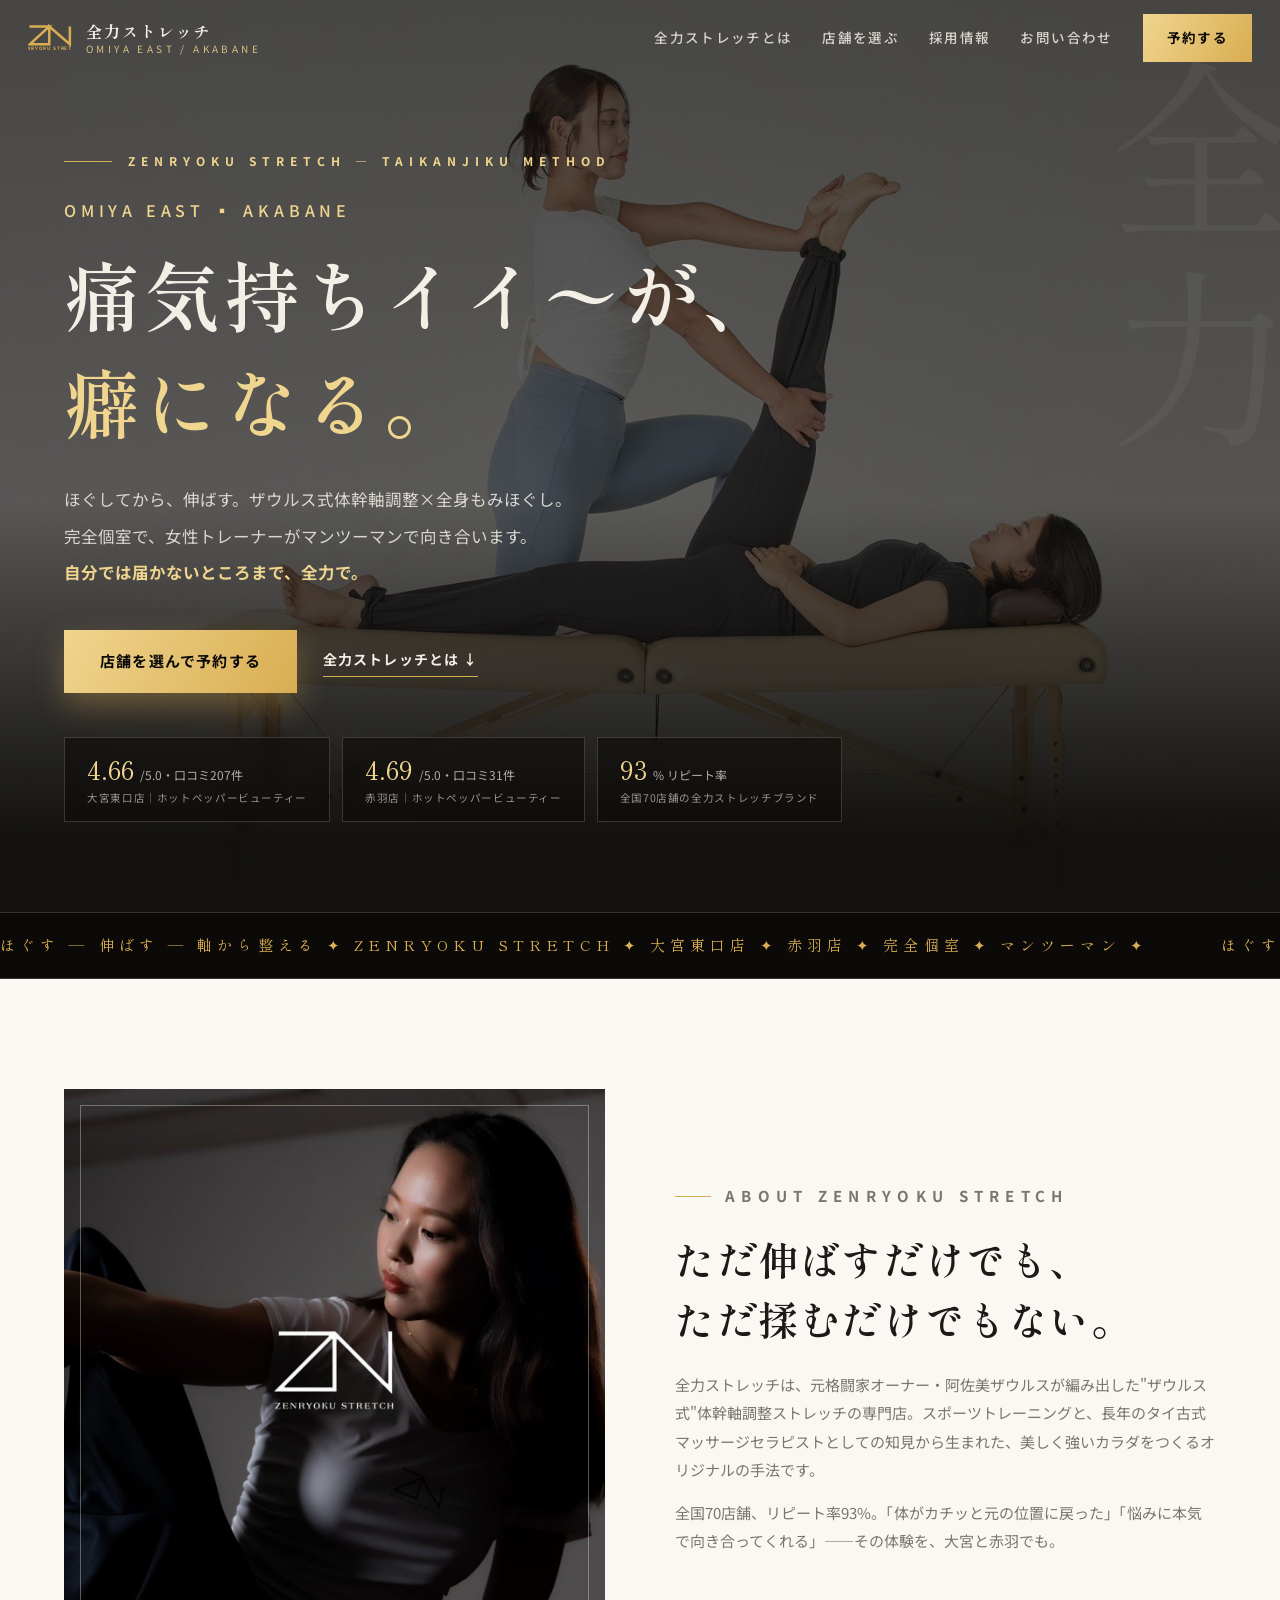
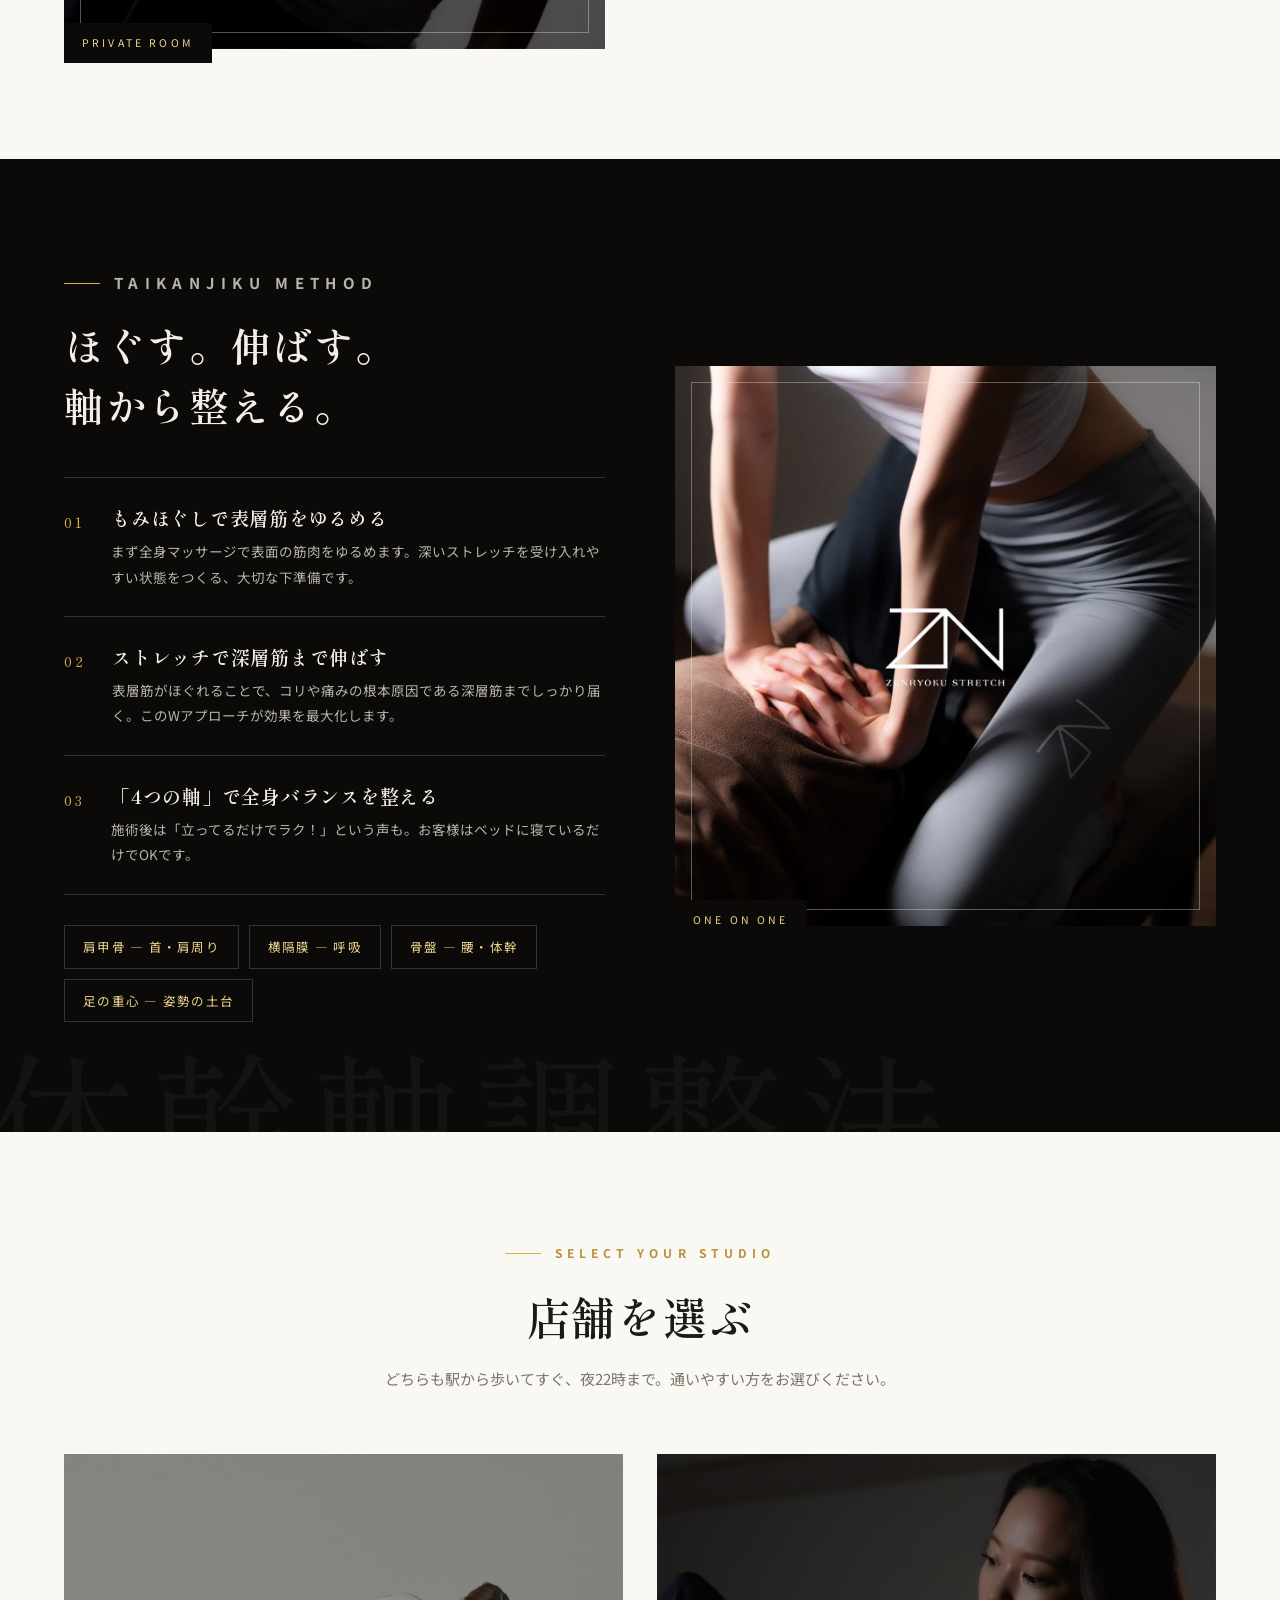
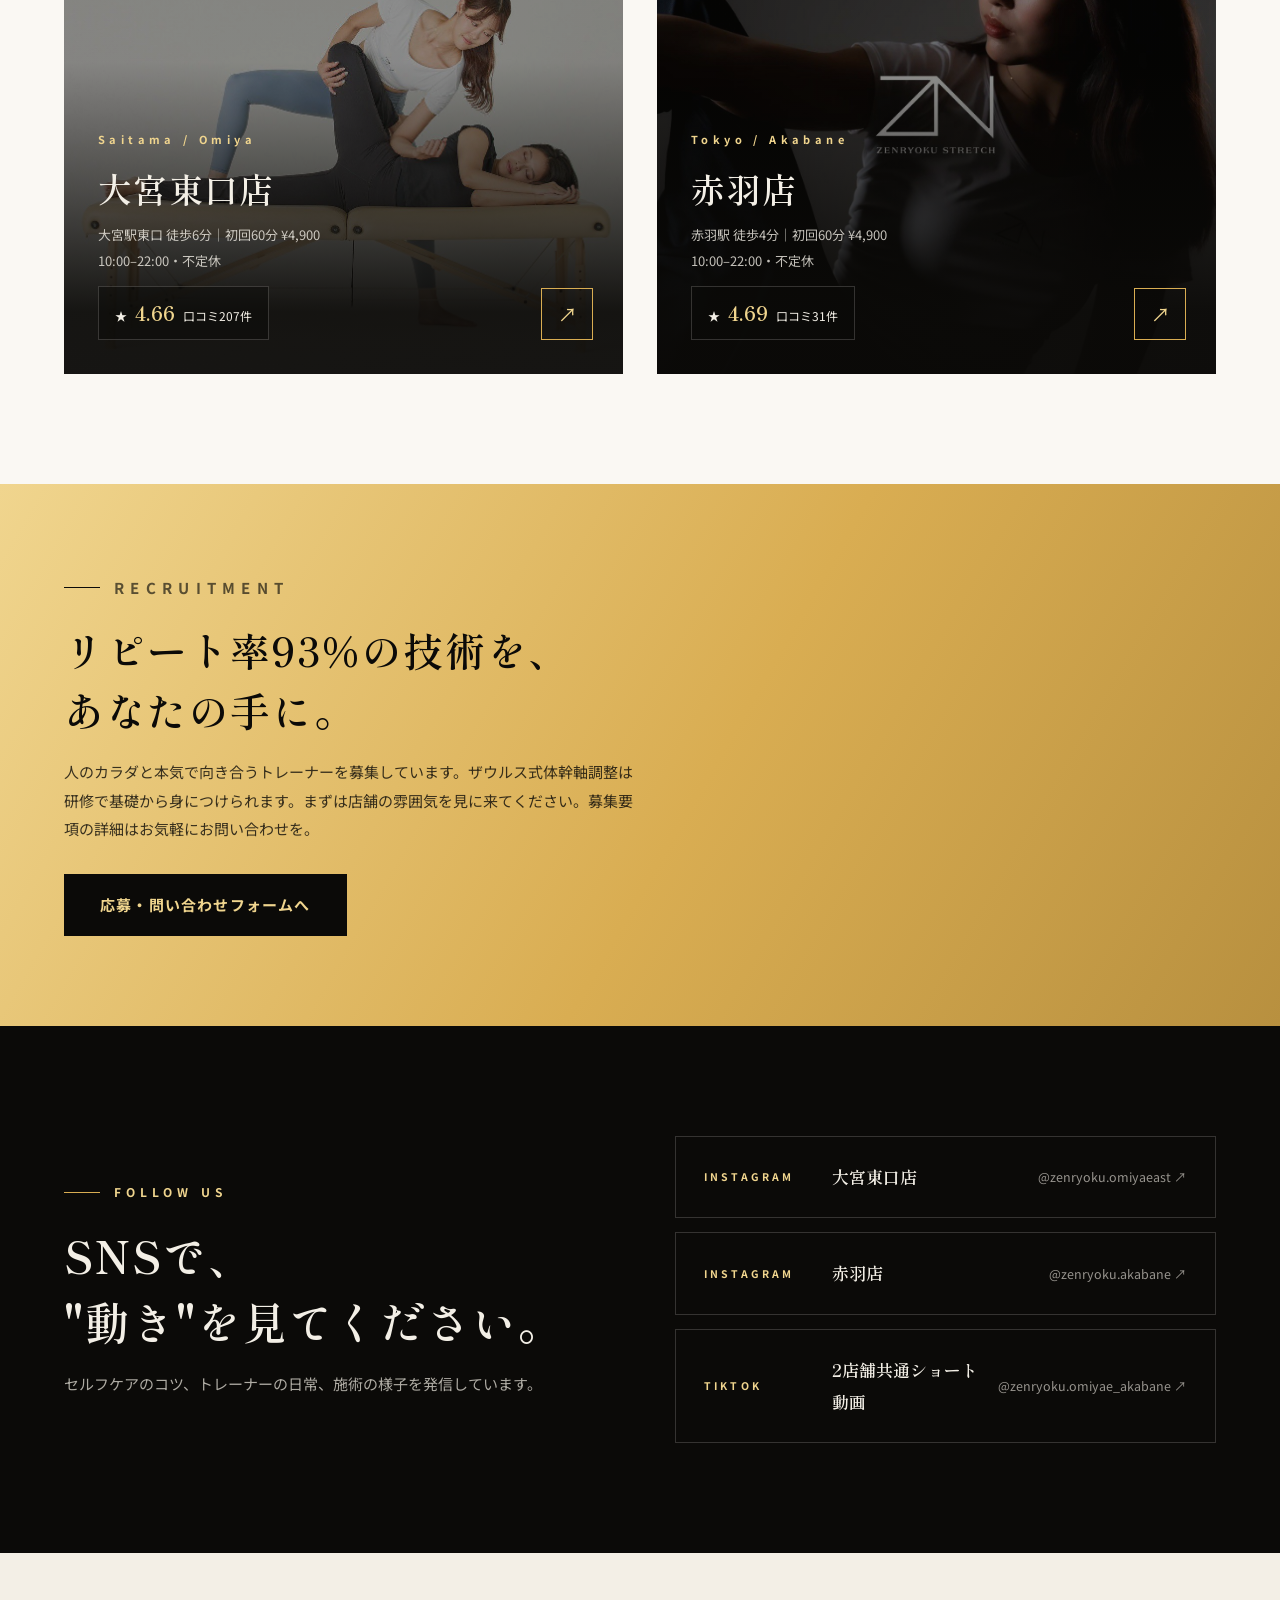
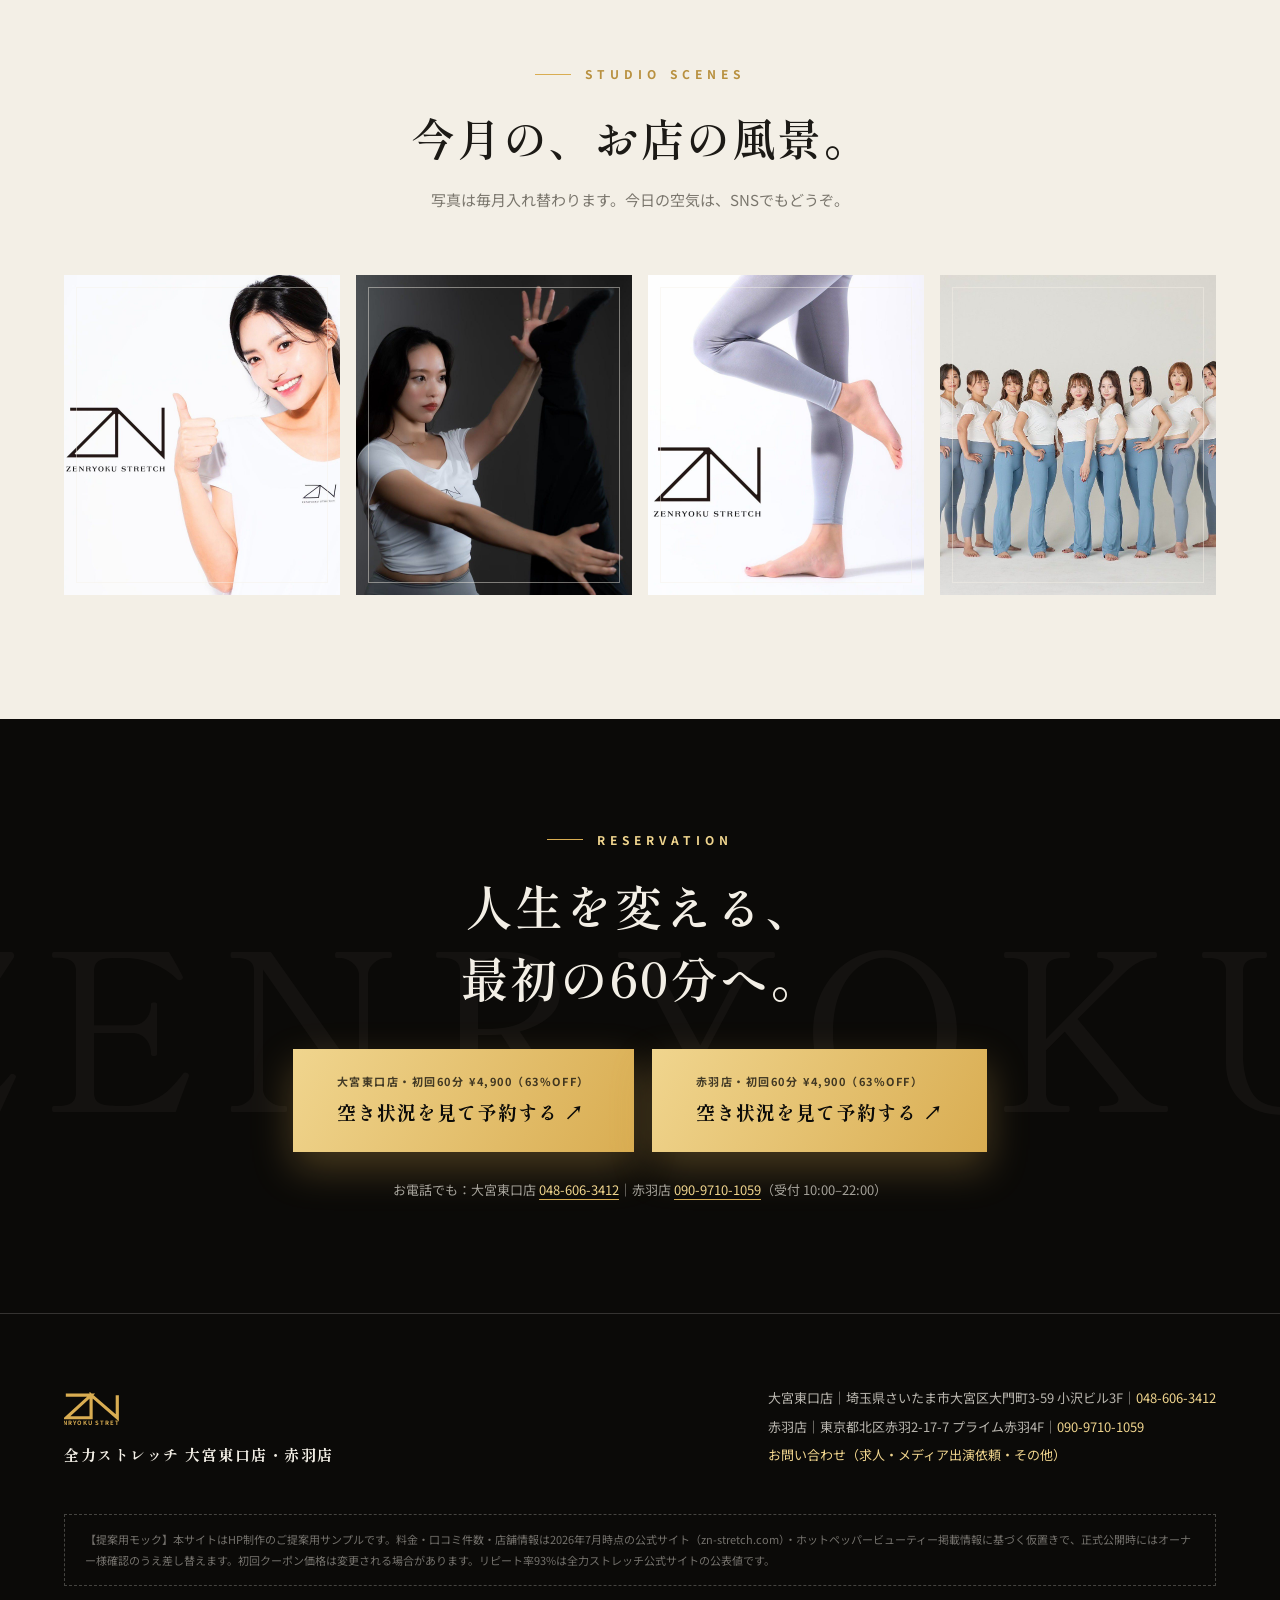
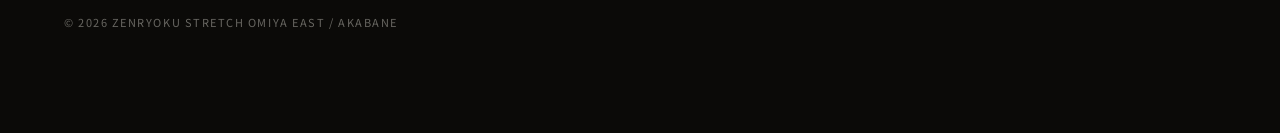
<file: site/index.html>
<!doctype html>
<html lang="ja">
<head>
  <meta charset="UTF-8">
  <meta name="viewport" content="width=device-width, initial-scale=1.0">
  <title>大宮・赤羽のもみほぐし＆パーソナルストレッチ｜全力ストレッチ</title>
  <meta name="description" content="ほぐしてから、伸ばす。ザウルス式体幹軸調整×全身もみほぐしの全力ストレッチ 大宮東口店・赤羽店。完全個室・女性トレーナーのマンツーマン施術。夜22時まで営業。">
  <meta name="robots" content="noindex">
  <meta name="theme-color" content="#0b0a08">
  <meta property="og:title" content="全力ストレッチ 大宮東口店・赤羽店">
  <meta property="og:description" content="ほぐしてから、伸ばす。リピート率93%のザウルス式体幹軸調整ストレッチを大宮・赤羽で。">
  <meta property="og:image" content="https://kehare.github.io/zenryoku-stretch-hp/assets/images/omiya-campaign.jpg">
  <meta property="og:url" content="https://kehare.github.io/zenryoku-stretch-hp/">
  <meta property="og:type" content="website">
  <link rel="icon" type="image/svg+xml" href="assets/zenryoku-logo.svg">
  <link rel="preconnect" href="https://fonts.googleapis.com">
  <link rel="preconnect" href="https://fonts.gstatic.com" crossorigin>
  <link href="https://fonts.googleapis.com/css2?family=Shippori+Mincho:wght@500;600;700&family=Noto+Sans+JP:wght@400;500;700&display=swap" rel="stylesheet">
  <link rel="stylesheet" href="assets/site.css">
  <script src="assets/site.js" defer></script>
  <script src="assets/rotate.js" defer></script>
</head>
<body>
<a class="skip-link" href="#main">本文へ移動</a>

<header class="site-header" data-header>
  <a class="brand" href="index.html" aria-label="全力ストレッチ トップ">
    <svg class="brand-mark" viewBox="0 0 124 78" aria-hidden="true">
      <path d="M4 7H60L5 57H60V7L118 57V7"></path>
      <text class="brand-mark-word" x="61" y="74" text-anchor="middle">ZENRYOKU STRETCH</text>
    </svg>
    <span class="brand-copy">
      <strong>全力ストレッチ</strong>
      <small>OMIYA EAST / AKABANE</small>
    </span>
  </a>
  <button class="menu-toggle" type="button" aria-expanded="false" aria-controls="global-nav" data-menu-toggle>
    <span></span><span></span>
    <span class="sr-only">メニューを開く</span>
  </button>
  <nav class="global-nav" id="global-nav" aria-label="メインメニュー" data-nav>
    <a href="#method">全力ストレッチとは</a>
    <a href="#stores">店舗を選ぶ</a>
    <a href="#recruit">採用情報</a>
    <a href="contact/index.html">お問い合わせ</a>
    <a class="nav-cta" href="#stores">予約する</a>
  </nav>
</header>

<main id="main">

  <!-- ヒーロー -->
  <section class="hero" id="top" style="padding:0">
    <div class="hero-media" aria-hidden="true">
      <img src="assets/images/omiya-campaign.jpg" alt="" width="1600" height="994" data-photo="top-hero">
    </div>
    <p class="hero-watermark" aria-hidden="true">全力</p>
    <div class="hero-inner">
      <p class="hero-kicker">Zenryoku Stretch — Taikanjiku Method</p>
      <h1 class="reveal">
        <small>OMIYA EAST ▪ AKABANE</small>
        痛気持ちイイ〜が、<br><em>癖になる。</em>
      </h1>
      <p class="hero-lead reveal">ほぐしてから、伸ばす。ザウルス式体幹軸調整×全身もみほぐし。<br>完全個室で、女性トレーナーがマンツーマンで向き合います。<br><strong>自分では届かないところまで、全力で。</strong></p>
      <div class="hero-actions reveal">
        <a class="btn btn-gold" href="#stores">店舗を選んで予約する</a>
        <a class="text-link" href="#method">全力ストレッチとは ↓</a>
      </div>
      <div class="hero-badges reveal">
        <div class="badge"><span class="num">4.66<small>/5.0・口コミ207件</small></span><span class="src">大宮東口店｜ホットペッパービューティー</span></div>
        <div class="badge"><span class="num">4.69<small>/5.0・口コミ31件</small></span><span class="src">赤羽店｜ホットペッパービューティー</span></div>
        <div class="badge"><span class="num">93<small>% リピート率</small></span><span class="src">全国70店舗の全力ストレッチブランド</span></div>
      </div>
    </div>
  </section>

  <!-- 帯 -->
  <div class="marquee" aria-hidden="true">
    <div class="marquee-track">
      <span>ほぐす — 伸ばす — 軸から整える ✦ ZENRYOKU STRETCH ✦ 大宮東口店 ✦ 赤羽店 ✦ 完全個室 ✦ マンツーマン ✦&nbsp;</span>
      <span>ほぐす — 伸ばす — 軸から整える ✦ ZENRYOKU STRETCH ✦ 大宮東口店 ✦ 赤羽店 ✦ 完全個室 ✦ マンツーマン ✦&nbsp;</span>
    </div>
  </div>

  <!-- 全力ストレッチとは -->
  <section id="about">
    <div class="container">
      <div class="split">
        <div class="split-media reveal">
          <img src="assets/images/akabane-space.jpg" alt="全力ストレッチの完全個室の施術スペース" loading="lazy" width="1080" height="1080" data-photo="top-about">
          <span class="frame-line" aria-hidden="true"></span>
          <span class="img-label">PRIVATE ROOM</span>
        </div>
        <div class="split-copy reveal">
          <p class="eyebrow">About Zenryoku Stretch</p>
          <h2>ただ伸ばすだけでも、<br>ただ揉むだけでもない。</h2>
          <p>全力ストレッチは、元格闘家オーナー・阿佐美ザウルスが編み出した"ザウルス式"体幹軸調整ストレッチの専門店。スポーツトレーニングと、長年のタイ古式マッサージセラピストとしての知見から生まれた、美しく強いカラダをつくるオリジナルの手法です。</p>
          <p>全国70店舗、リピート率93%。「体がカチッと元の位置に戻った」「悩みに本気で向き合ってくれる」——その体験を、大宮と赤羽でも。</p>
        </div>
      </div>
    </div>
  </section>

  <!-- メソッド -->
  <section class="method-section" id="method">
    <p class="method-watermark" aria-hidden="true">体幹軸調整法</p>
    <div class="container">
      <div class="split reverse">
        <div class="split-media reveal">
          <img src="assets/images/omiya-staff.jpg" alt="女性トレーナーによるマンツーマンのストレッチ施術" loading="lazy" width="985" height="948" data-photo="top-method">
          <span class="frame-line" aria-hidden="true"></span>
          <span class="img-label">ONE ON ONE</span>
        </div>
        <div class="split-copy">
          <p class="eyebrow on-dark reveal">Taikanjiku Method</p>
          <h2 class="reveal" style="color:var(--cream)">ほぐす。伸ばす。<br>軸から整える。</h2>
          <ol class="method-steps">
            <li class="reveal"><span class="num">01</span><div><h3>もみほぐしで表層筋をゆるめる</h3><p>まず全身マッサージで表面の筋肉をゆるめます。深いストレッチを受け入れやすい状態をつくる、大切な下準備です。</p></div></li>
            <li class="reveal"><span class="num">02</span><div><h3>ストレッチで深層筋まで伸ばす</h3><p>表層筋がほぐれることで、コリや痛みの根本原因である深層筋までしっかり届く。このWアプローチが効果を最大化します。</p></div></li>
            <li class="reveal"><span class="num">03</span><div><h3>「4つの軸」で全身バランスを整える</h3><p>施術後は「立ってるだけでラク！」という声も。お客様はベッドに寝ているだけでOKです。</p></div></li>
          </ol>
          <div class="axis-chips reveal">
            <span>肩甲骨 — 首・肩周り</span>
            <span>横隔膜 — 呼吸</span>
            <span>骨盤 — 腰・体幹</span>
            <span>足の重心 — 姿勢の土台</span>
          </div>
        </div>
      </div>
    </div>
  </section>

  <!-- 店舗選択 -->
  <section class="stores-section center" id="stores">
    <div class="container">
      <div class="sec-head reveal">
        <p class="eyebrow">Select Your Studio</p>
        <h2 class="sec-title">店舗を選ぶ</h2>
        <p class="sec-lead">どちらも駅から歩いてすぐ、夜22時まで。通いやすい方をお選びください。</p>
      </div>
      <div class="store-cards">
        <a class="store-card reveal" href="omiya/index.html">
          <img src="assets/images/omiya-space.jpg" alt="" loading="lazy" width="1280" height="1280" data-photo="card-omiya">
          <div class="store-card-copy">
            <span class="en">Saitama / Omiya</span>
            <h3>大宮東口店</h3>
            <p class="meta">大宮駅東口 徒歩6分｜初回60分 ¥4,900<br>10:00–22:00・不定休</p>
            <span class="rating">★ <b>4.66</b> 口コミ207件</span>
            <span class="go" aria-hidden="true">↗</span>
          </div>
        </a>
        <a class="store-card reveal" href="akabane/index.html">
          <img src="assets/images/akabane-cover.jpg" alt="" loading="lazy" width="1600" height="900" data-photo="card-akabane">
          <div class="store-card-copy">
            <span class="en">Tokyo / Akabane</span>
            <h3>赤羽店</h3>
            <p class="meta">赤羽駅 徒歩4分｜初回60分 ¥4,900<br>10:00–22:00・不定休</p>
            <span class="rating">★ <b>4.69</b> 口コミ31件</span>
            <span class="go" aria-hidden="true">↗</span>
          </div>
        </a>
      </div>
    </div>
  </section>

  <!-- 採用 -->
  <div class="recruit-band" id="recruit">
    <div class="container">
      <p class="eyebrow reveal">Recruitment</p>
      <h2 class="reveal">リピート率93%の技術を、<br>あなたの手に。</h2>
      <p class="reveal">人のカラダと本気で向き合うトレーナーを募集しています。ザウルス式体幹軸調整は研修で基礎から身につけられます。まずは店舗の雰囲気を見に来てください。募集要項の詳細はお気軽にお問い合わせを。</p>
      <a class="btn reveal" href="contact/index.html?type=recruit">応募・問い合わせフォームへ</a>
    </div>
  </div>

  <!-- SNS -->
  <section class="social-section" id="social">
    <div class="container">
      <div class="social-grid">
        <div class="reveal">
          <p class="eyebrow on-dark">Follow Us</p>
          <h2 class="sec-title" style="color:var(--cream)">SNSで、<br>"動き"を見てください。</h2>
          <p class="sec-lead" style="color:rgba(243,239,230,.7)">セルフケアのコツ、トレーナーの日常、施術の様子を発信しています。</p>
        </div>
        <div class="social-links">
          <a class="social-card reveal" href="https://www.instagram.com/zenryoku.omiyaeast/" target="_blank" rel="noopener noreferrer">
            <span>INSTAGRAM</span><strong>大宮東口店</strong><em>@zenryoku.omiyaeast ↗</em>
          </a>
          <a class="social-card reveal" href="https://www.instagram.com/zenryoku.akabane/" target="_blank" rel="noopener noreferrer">
            <span>INSTAGRAM</span><strong>赤羽店</strong><em>@zenryoku.akabane ↗</em>
          </a>
          <a class="social-card reveal" href="https://www.tiktok.com/@zenryoku.omiyae_akabane" target="_blank" rel="noopener noreferrer">
            <span>TIKTOK</span><strong>2店舗共通ショート動画</strong><em>@zenryoku.omiyae_akabane ↗</em>
          </a>
        </div>
      </div>
    </div>
  </section>

  <!-- 今月の店舗風景（写真は毎月自動で入れ替わる／assets/photos.json で管理） -->
  <section class="gallery-section center" id="gallery">
    <div class="container">
      <div class="sec-head reveal">
        <p class="eyebrow" style="justify-content:center">Studio Scenes</p>
        <h2 class="sec-title">今月の、お店の風景。</h2>
        <p class="sec-lead" style="margin-left:auto;margin-right:auto">写真は毎月入れ替わります。今日の空気は、SNSでもどうぞ。</p>
      </div>
      <div class="gallery-track reveal">
        <div class="gallery-card"><img src="assets/images/omiya-space.jpg" alt="店舗の風景1" loading="lazy" width="1280" height="1280" data-photo="gallery-1"></div>
        <div class="gallery-card"><img src="assets/images/akabane-staff.jpg" alt="店舗の風景2" loading="lazy" width="1080" height="1080" data-photo="gallery-2"></div>
        <div class="gallery-card"><img src="assets/images/omiya-cover.jpg" alt="店舗の風景3" loading="lazy" width="1280" height="1280" data-photo="gallery-3"></div>
        <div class="gallery-card"><img src="assets/images/akabane-space.jpg" alt="店舗の風景4" loading="lazy" width="1080" height="1080" data-photo="gallery-4"></div>
      </div>
    </div>
  </section>

  <!-- 予約クロージング -->
  <section class="reserve-section">
    <div class="container reserve-inner reveal">
      <p class="eyebrow on-dark" style="justify-content:center">Reservation</p>
      <h2>人生を変える、<br>最初の60分へ。</h2>
      <div class="reserve-buttons">
        <a class="reserve-button" href="https://beauty.hotpepper.jp/kr/slnH000693679/coupon/" target="_blank" rel="noopener noreferrer">
          <small>大宮東口店・初回60分 ¥4,900（63%OFF）</small>
          <strong>空き状況を見て予約する ↗</strong>
        </a>
        <a class="reserve-button" href="https://beauty.hotpepper.jp/kr/slnH000744509/coupon/" target="_blank" rel="noopener noreferrer">
          <small>赤羽店・初回60分 ¥4,900（63%OFF）</small>
          <strong>空き状況を見て予約する ↗</strong>
        </a>
      </div>
      <p class="reserve-tel">お電話でも：大宮東口店 <a href="tel:048-606-3412">048-606-3412</a>｜赤羽店 <a href="tel:090-9710-1059">090-9710-1059</a>（受付 10:00–22:00）</p>
    </div>
  </section>
</main>

<footer class="site-footer">
  <div class="container">
    <div class="footer-grid">
      <div class="footer-brand">
        <svg class="brand-mark" viewBox="0 0 124 78" aria-hidden="true" style="width:56px">
          <path d="M4 7H60L5 57H60V7L118 57V7"></path>
          <text class="brand-mark-word" x="61" y="74" text-anchor="middle">ZENRYOKU STRETCH</text>
        </svg>
        <strong>全力ストレッチ 大宮東口店・赤羽店</strong>
      </div>
      <div class="footer-shops">
        <p>大宮東口店｜埼玉県さいたま市大宮区大門町3-59 小沢ビル3F｜<a href="tel:048-606-3412">048-606-3412</a></p>
        <p>赤羽店｜東京都北区赤羽2-17-7 プライム赤羽4F｜<a href="tel:090-9710-1059">090-9710-1059</a></p>
        <p><a href="contact/index.html">お問い合わせ（求人・メディア出演依頼・その他）</a></p>
      </div>
    </div>
    <div class="mock-note">【提案用モック】本サイトはHP制作のご提案用サンプルです。料金・口コミ件数・店舗情報は2026年7月時点の公式サイト（zn-stretch.com）・ホットペッパービューティー掲載情報に基づく仮置きで、正式公開時にはオーナー様確認のうえ差し替えます。初回クーポン価格は変更される場合があります。リピート率93%は全力ストレッチ公式サイトの公表値です。</div>
    <p class="copyright">© 2026 ZENRYOKU STRETCH OMIYA EAST / AKABANE</p>
  </div>
</footer>

</body>
</html>
</file>
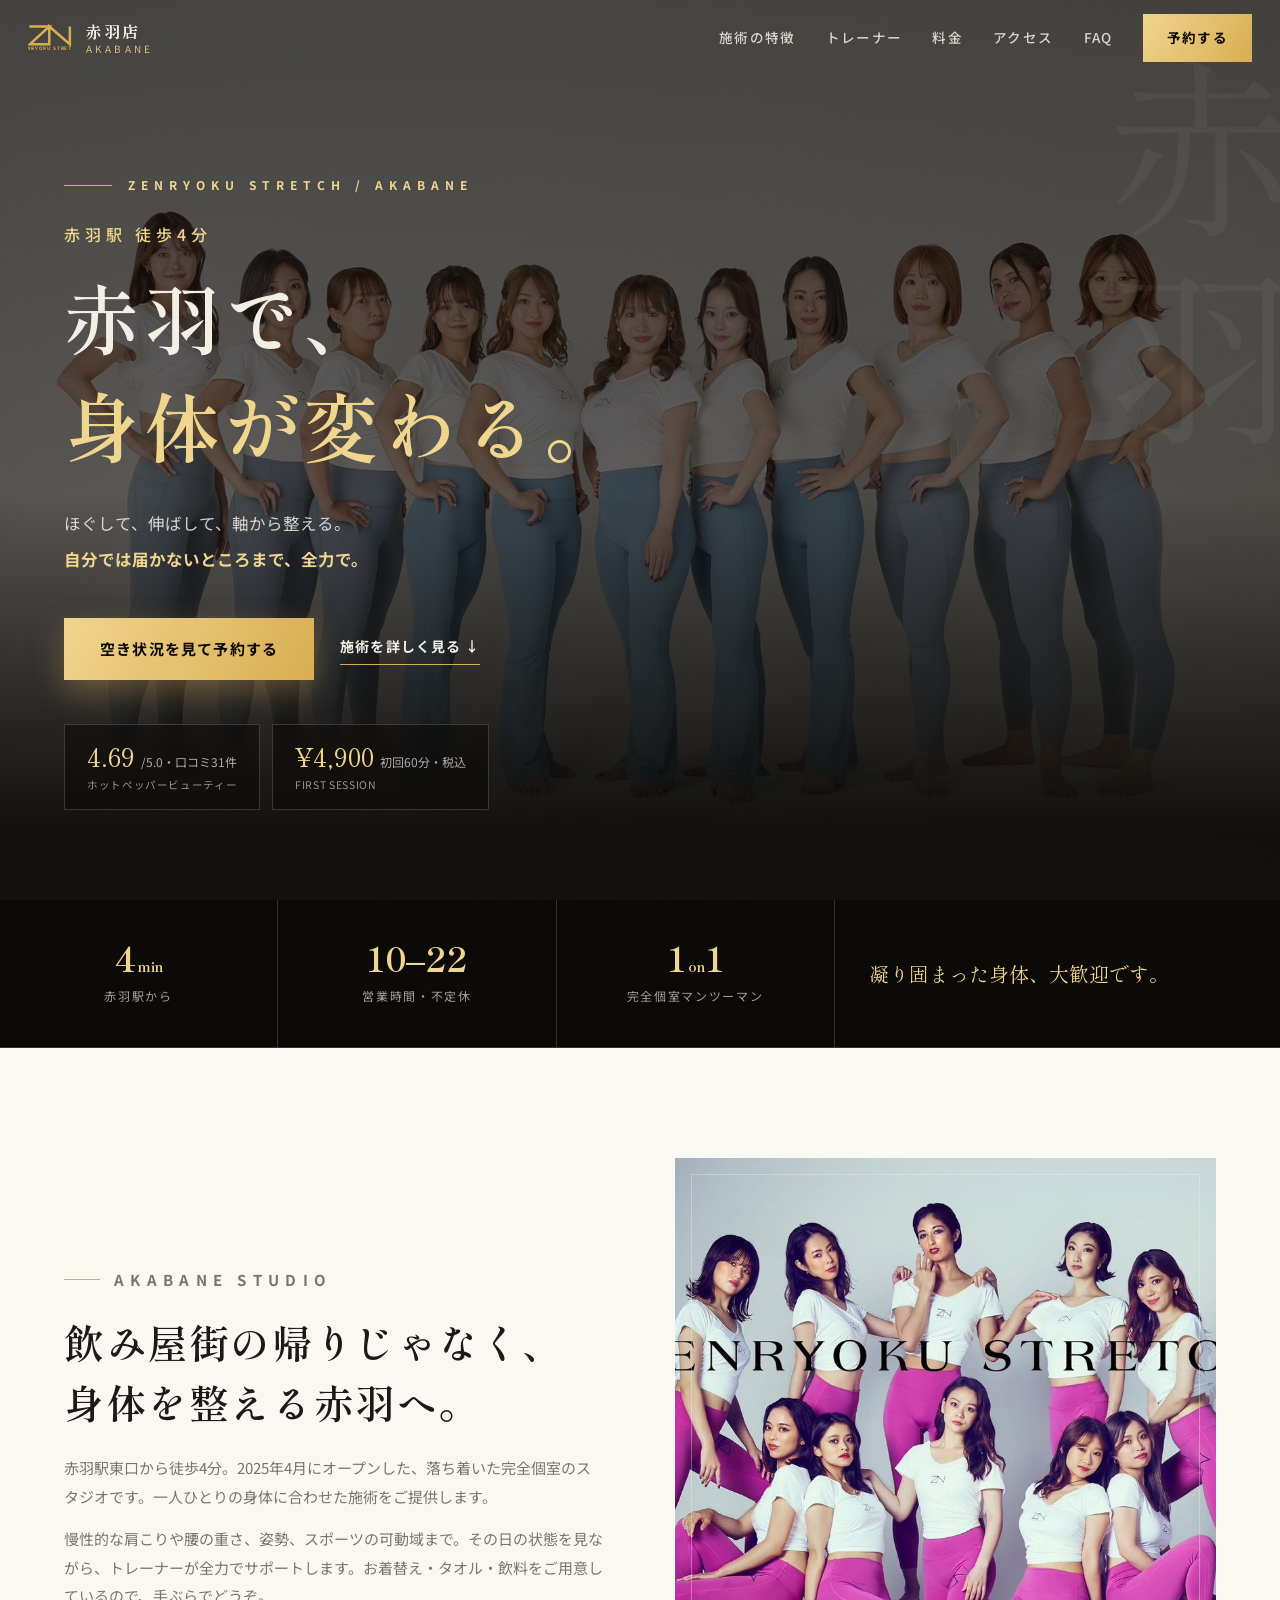
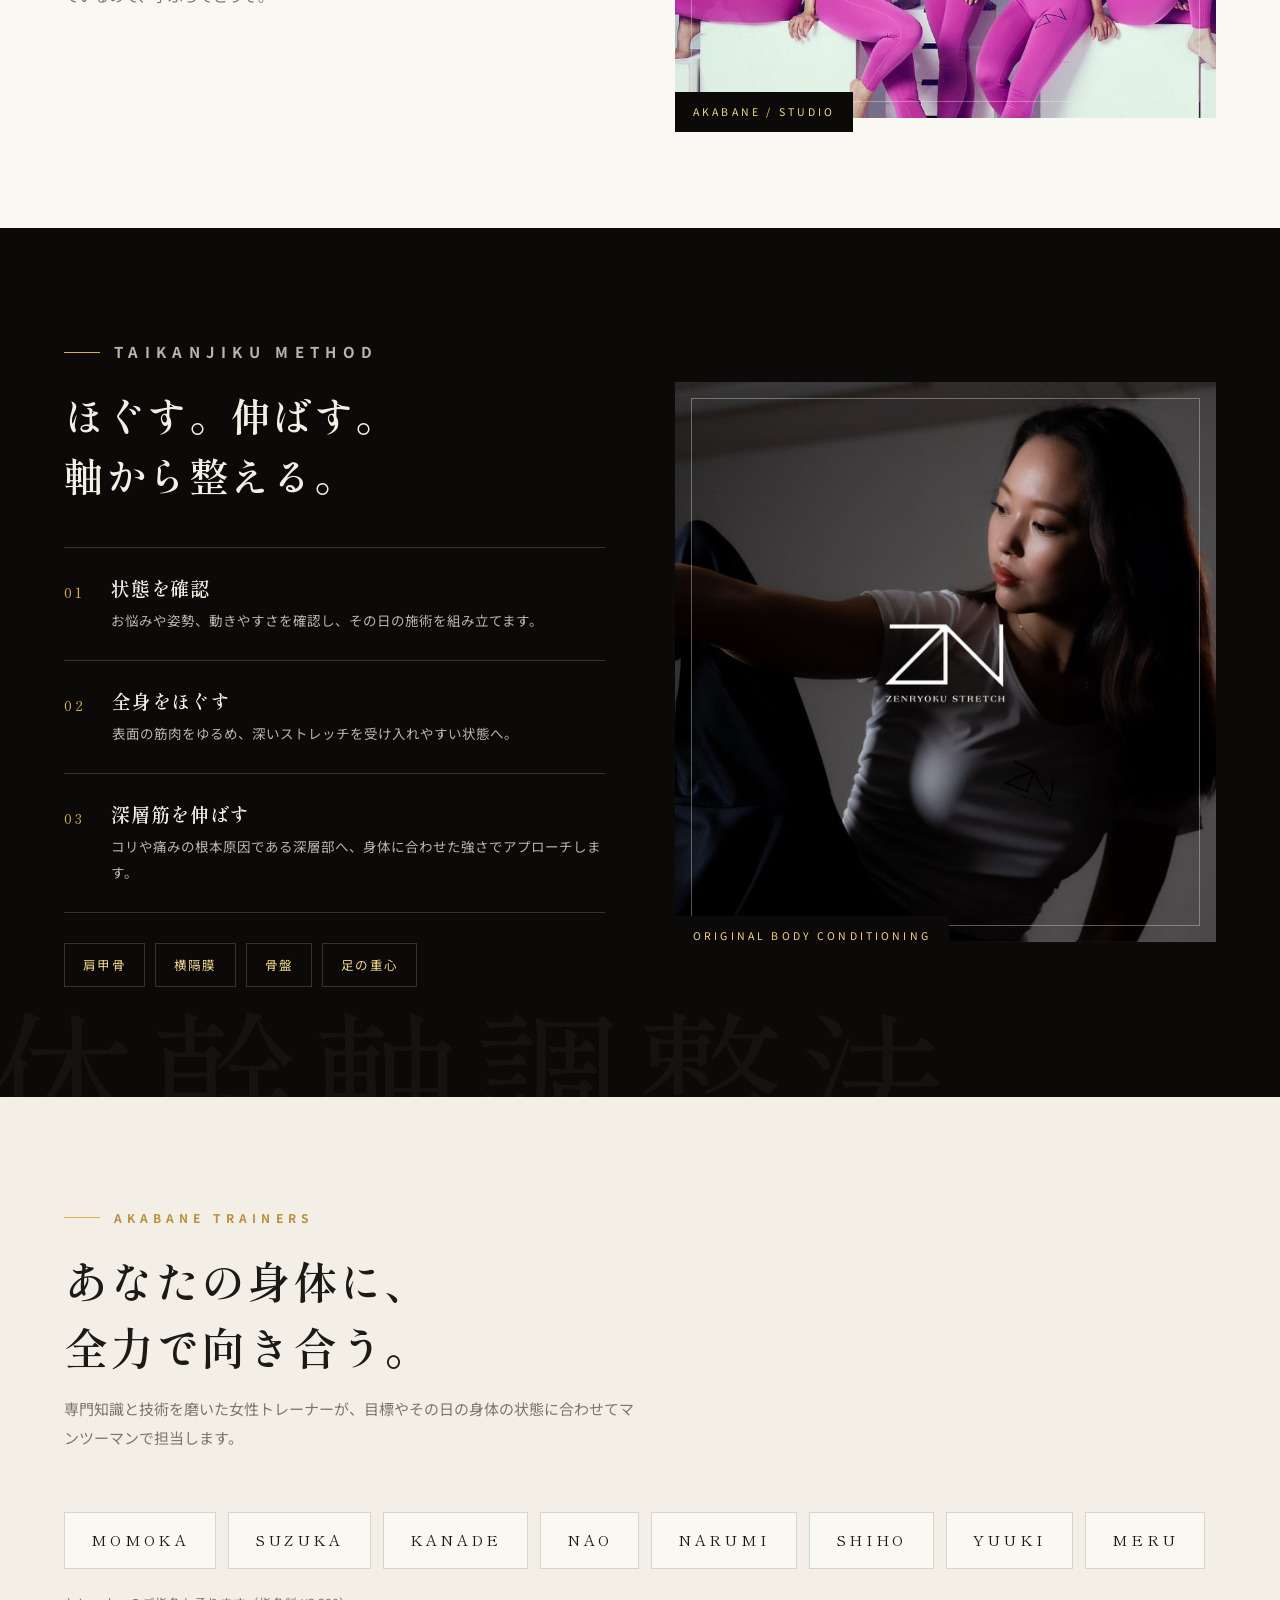
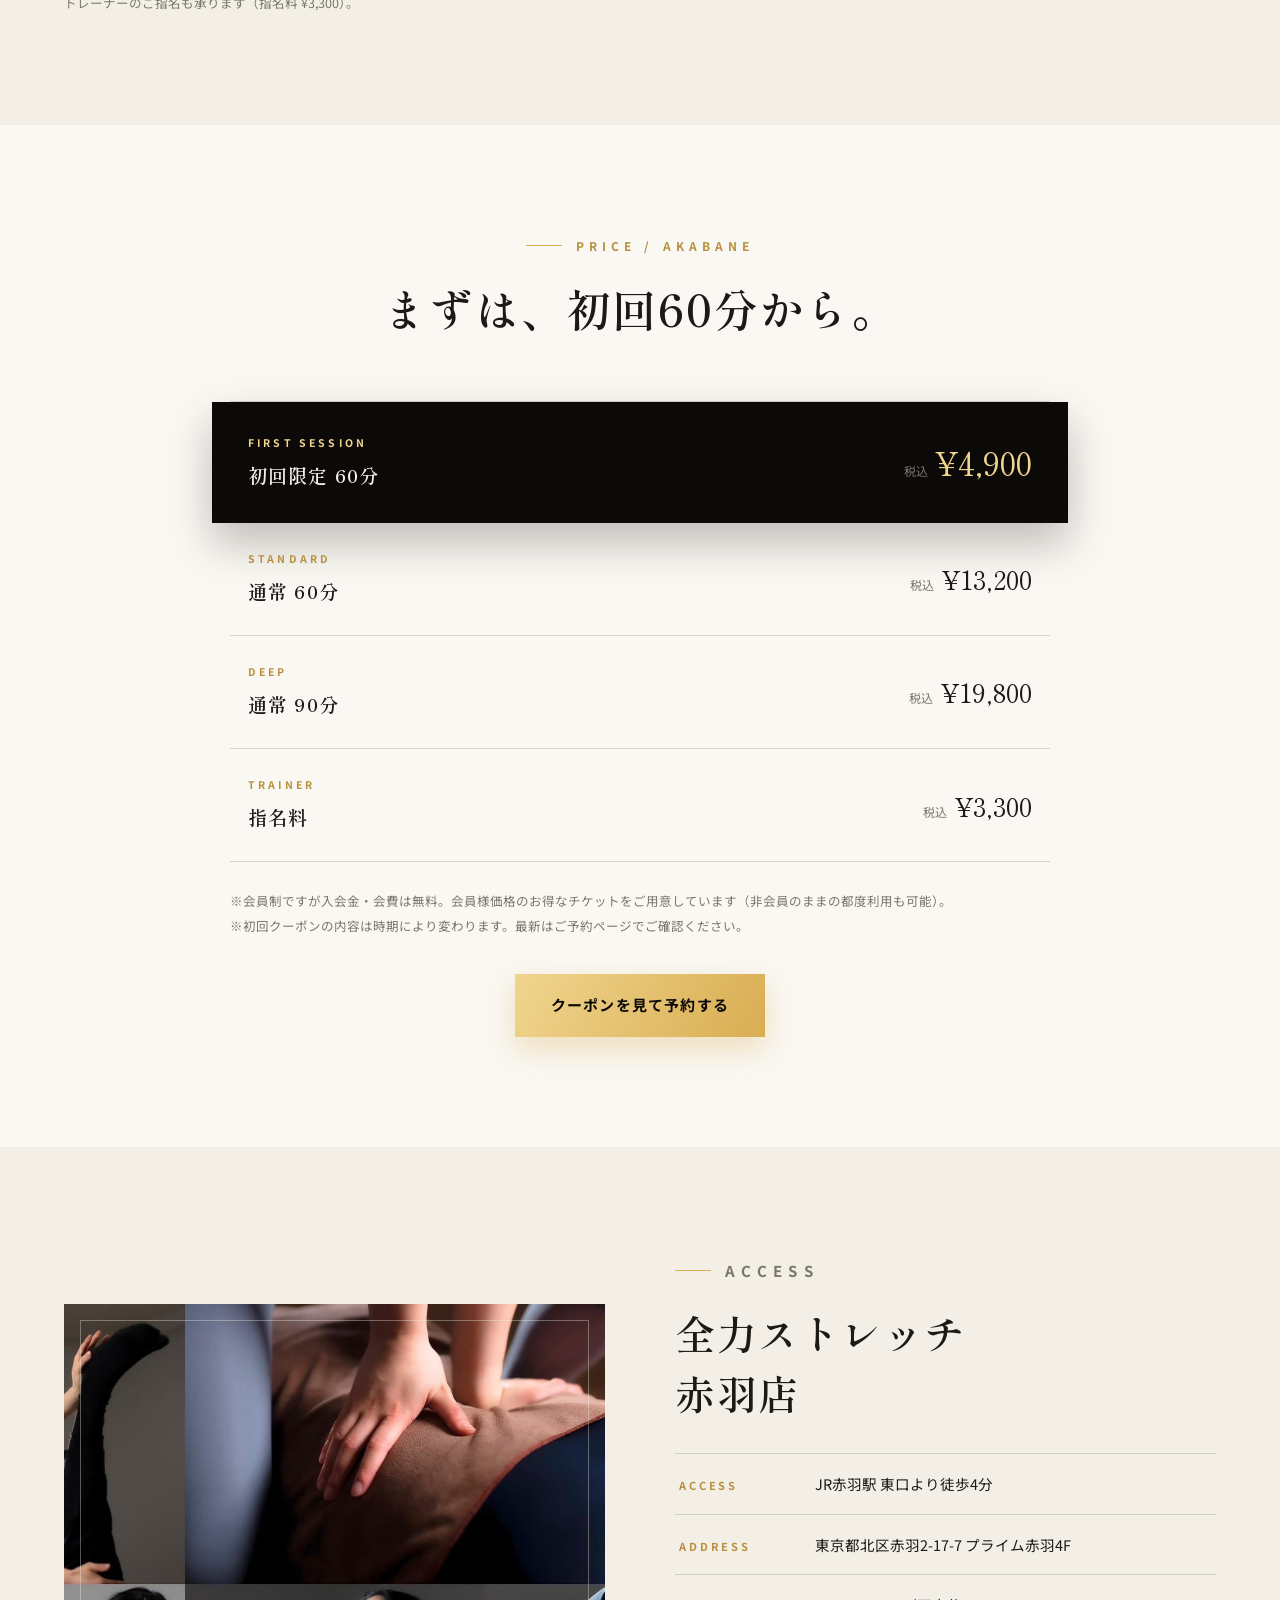
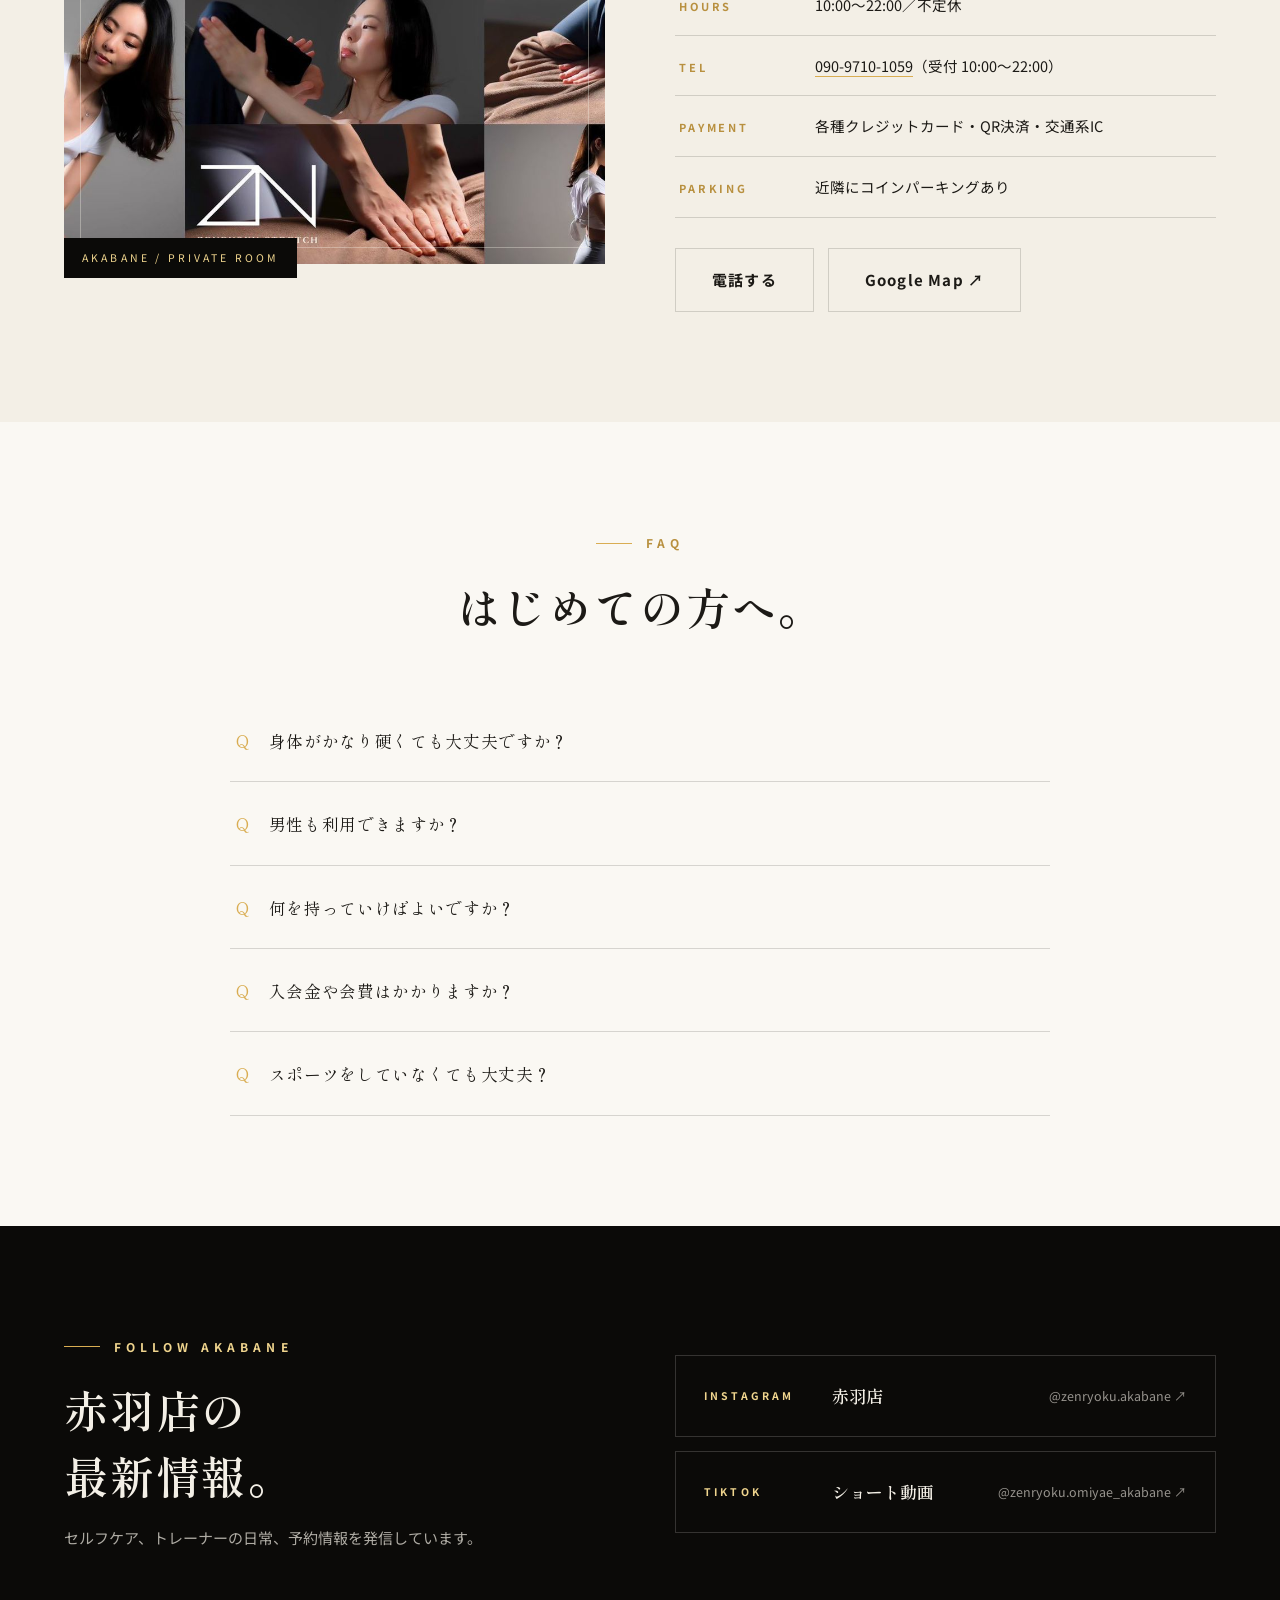
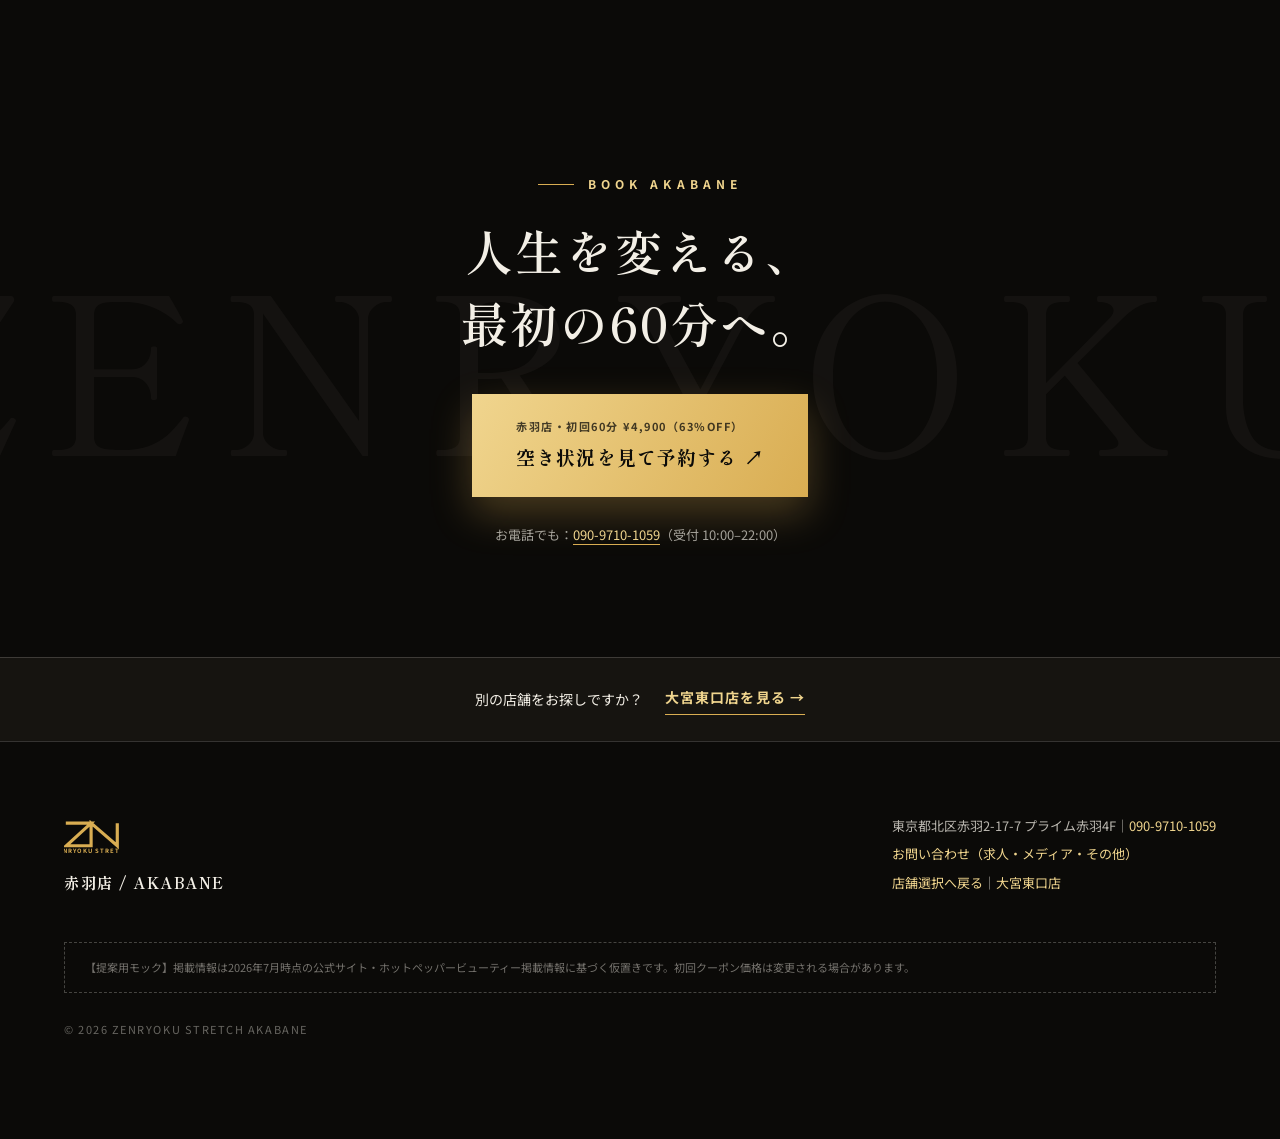
<file: site/akabane/index.html>
<!doctype html>
<html lang="ja">
<head>
  <meta charset="UTF-8">
  <meta name="viewport" content="width=device-width, initial-scale=1.0">
  <title>全力ストレッチ 赤羽店｜赤羽駅徒歩4分・もみほぐし＆パーソナルストレッチ</title>
  <meta name="description" content="全力ストレッチ 赤羽店。赤羽駅徒歩4分、口コミ4.69。ほぐし×ストレッチのWアプローチ、完全個室・女性トレーナーのマンツーマン施術。初回60分4,900円。">
  <meta name="robots" content="noindex">
  <meta name="theme-color" content="#0b0a08">
  <meta property="og:title" content="全力ストレッチ 赤羽店">
  <meta property="og:description" content="赤羽駅徒歩4分。ほぐしてから、伸ばす。初回60分4,900円。">
  <meta property="og:image" content="https://kehare.github.io/zenryoku-stretch-hp/assets/images/akabane-cover.jpg">
  <meta property="og:url" content="https://kehare.github.io/zenryoku-stretch-hp/akabane/">
  <meta property="og:type" content="website">
  <link rel="icon" type="image/svg+xml" href="../assets/zenryoku-logo.svg">
  <link rel="preconnect" href="https://fonts.googleapis.com">
  <link rel="preconnect" href="https://fonts.gstatic.com" crossorigin>
  <link href="https://fonts.googleapis.com/css2?family=Shippori+Mincho:wght@500;600;700&family=Noto+Sans+JP:wght@400;500;700&display=swap" rel="stylesheet">
  <link rel="stylesheet" href="../assets/site.css">
  <script src="../assets/site.js" defer></script>
  <script src="../assets/rotate.js" defer></script>
</head>
<body class="has-reserve-bar">
<a class="skip-link" href="#main">本文へ移動</a>

<header class="site-header" data-header>
  <a class="brand" href="../index.html" aria-label="店舗選択へ戻る">
    <svg class="brand-mark" viewBox="0 0 124 78" aria-hidden="true">
      <path d="M4 7H60L5 57H60V7L118 57V7"></path>
      <text class="brand-mark-word" x="61" y="74" text-anchor="middle">ZENRYOKU STRETCH</text>
    </svg>
    <span class="brand-copy">
      <strong>赤羽店</strong>
      <small>AKABANE</small>
    </span>
  </a>
  <button class="menu-toggle" type="button" aria-expanded="false" aria-controls="global-nav" data-menu-toggle>
    <span></span><span></span>
    <span class="sr-only">メニューを開く</span>
  </button>
  <nav class="global-nav" id="global-nav" aria-label="メインメニュー" data-nav>
    <a href="#method">施術の特徴</a>
    <a href="#trainers">トレーナー</a>
    <a href="#price">料金</a>
    <a href="#access">アクセス</a>
    <a href="#faq">FAQ</a>
    <a class="nav-cta" href="#reserve">予約する</a>
  </nav>
</header>

<main id="main">

  <!-- ヒーロー -->
  <section class="hero" id="top" style="padding:0">
    <div class="hero-media" aria-hidden="true">
      <img src="../assets/images/akabane-cover.jpg" alt="" width="1600" height="900" data-photo="akabane-hero">
    </div>
    <p class="hero-watermark" aria-hidden="true">赤羽</p>
    <div class="hero-inner">
      <p class="hero-kicker">Zenryoku Stretch / Akabane</p>
      <h1 class="reveal">
        <small>赤羽駅 徒歩4分</small>
        赤羽で、<br><em>身体が変わる。</em>
      </h1>
      <p class="hero-lead reveal">ほぐして、伸ばして、軸から整える。<br><strong>自分では届かないところまで、全力で。</strong></p>
      <div class="hero-actions reveal">
        <a class="btn btn-gold" href="https://beauty.hotpepper.jp/kr/slnH000744509/coupon/" target="_blank" rel="noopener noreferrer">空き状況を見て予約する</a>
        <a class="text-link" href="#method">施術を詳しく見る ↓</a>
      </div>
      <div class="hero-badges reveal">
        <div class="badge"><span class="num">4.69<small>/5.0・口コミ31件</small></span><span class="src">ホットペッパービューティー</span></div>
        <div class="badge"><span class="num">¥4,900<small>初回60分・税込</small></span><span class="src">FIRST SESSION</span></div>
      </div>
    </div>
  </section>

  <!-- プルーフ帯 -->
  <div class="proof-strip" aria-label="赤羽店の特徴">
    <div class="proof-item"><strong>4<small>min</small></strong><span>赤羽駅から</span></div>
    <div class="proof-item"><strong>10–22</strong><span>営業時間・不定休</span></div>
    <div class="proof-item"><strong>1<small>on</small>1</strong><span>完全個室マンツーマン</span></div>
    <div class="proof-message"><p>凝り固まった身体、大歓迎です。</p></div>
  </div>

  <!-- イントロ -->
  <section>
    <div class="container">
      <div class="split">
        <div class="split-copy reveal">
          <p class="eyebrow">Akabane Studio</p>
          <h2>飲み屋街の帰りじゃなく、<br>身体を整える赤羽へ。</h2>
          <p>赤羽駅東口から徒歩4分。2025年4月にオープンした、落ち着いた完全個室のスタジオです。一人ひとりの身体に合わせた施術をご提供します。</p>
          <p>慢性的な肩こりや腰の重さ、姿勢、スポーツの可動域まで。その日の状態を見ながら、トレーナーが全力でサポートします。お着替え・タオル・飲料をご用意しているので、手ぶらでどうぞ。</p>
        </div>
        <div class="split-media reveal">
          <img src="../assets/images/akabane-wide.jpg" alt="全力ストレッチ 赤羽店の店内" loading="lazy" width="1600" height="900" data-photo="akabane-intro">
          <span class="frame-line" aria-hidden="true"></span>
          <span class="img-label">AKABANE / STUDIO</span>
        </div>
      </div>
    </div>
  </section>

  <!-- メソッド -->
  <section class="method-section" id="method">
    <p class="method-watermark" aria-hidden="true">体幹軸調整法</p>
    <div class="container">
      <div class="split reverse">
        <div class="split-media reveal">
          <img src="../assets/images/akabane-staff.jpg" alt="赤羽店でのマンツーマン施術" loading="lazy" width="1080" height="1080" data-photo="akabane-method">
          <span class="frame-line" aria-hidden="true"></span>
          <span class="img-label">ORIGINAL BODY CONDITIONING</span>
        </div>
        <div class="split-copy">
          <p class="eyebrow on-dark reveal">Taikanjiku Method</p>
          <h2 class="reveal" style="color:var(--cream)">ほぐす。伸ばす。<br>軸から整える。</h2>
          <ol class="method-steps">
            <li class="reveal"><span class="num">01</span><div><h3>状態を確認</h3><p>お悩みや姿勢、動きやすさを確認し、その日の施術を組み立てます。</p></div></li>
            <li class="reveal"><span class="num">02</span><div><h3>全身をほぐす</h3><p>表面の筋肉をゆるめ、深いストレッチを受け入れやすい状態へ。</p></div></li>
            <li class="reveal"><span class="num">03</span><div><h3>深層筋を伸ばす</h3><p>コリや痛みの根本原因である深層部へ、身体に合わせた強さでアプローチします。</p></div></li>
          </ol>
          <div class="axis-chips reveal">
            <span>肩甲骨</span><span>横隔膜</span><span>骨盤</span><span>足の重心</span>
          </div>
        </div>
      </div>
    </div>
  </section>

  <!-- トレーナー -->
  <section class="trainer-section" id="trainers">
    <div class="container">
      <div class="sec-head reveal">
        <p class="eyebrow">Akabane Trainers</p>
        <h2 class="sec-title">あなたの身体に、<br>全力で向き合う。</h2>
        <p class="sec-lead">専門知識と技術を磨いた女性トレーナーが、目標やその日の身体の状態に合わせてマンツーマンで担当します。</p>
      </div>
      <div class="store-trainers reveal" aria-label="赤羽店トレーナー">
        <span>MOMOKA</span><span>SUZUKA</span><span>KANADE</span><span>NAO</span><span>NARUMI</span><span>SHIHO</span><span>YUUKI</span><span>MERU</span>
      </div>
      <p class="trainer-note reveal">トレーナーのご指名も承ります（指名料 ¥3,300）。</p>
    </div>
  </section>

  <!-- 料金 -->
  <section class="center" id="price">
    <div class="container">
      <div class="sec-head reveal">
        <p class="eyebrow">Price / Akabane</p>
        <h2 class="sec-title">まずは、初回60分から。</h2>
      </div>
      <div class="price-table reveal">
        <div class="price-row featured">
          <div><span>First Session</span><strong>初回限定 60分</strong></div>
          <p><small>税込</small>¥4,900</p>
        </div>
        <div class="price-row">
          <div><span>Standard</span><strong>通常 60分</strong></div>
          <p><small>税込</small>¥13,200</p>
        </div>
        <div class="price-row">
          <div><span>Deep</span><strong>通常 90分</strong></div>
          <p><small>税込</small>¥19,800</p>
        </div>
        <div class="price-row">
          <div><span>Trainer</span><strong>指名料</strong></div>
          <p><small>税込</small>¥3,300</p>
        </div>
      </div>
      <p class="price-note reveal">※会員制ですが入会金・会費は無料。会員様価格のお得なチケットをご用意しています（非会員のままの都度利用も可能）。<br>※初回クーポンの内容は時期により変わります。最新はご予約ページでご確認ください。</p>
      <div class="price-cta reveal">
        <a class="btn btn-gold" href="https://beauty.hotpepper.jp/kr/slnH000744509/coupon/" target="_blank" rel="noopener noreferrer">クーポンを見て予約する</a>
      </div>
    </div>
  </section>

  <!-- アクセス -->
  <section class="store-access" id="access">
    <div class="container">
      <div class="split">
        <div class="split-media reveal">
          <img src="../assets/images/akabane-space.jpg" alt="全力ストレッチ 赤羽店の個室" loading="lazy" width="1080" height="1080" data-photo="akabane-access">
          <span class="frame-line" aria-hidden="true"></span>
          <span class="img-label">AKABANE / PRIVATE ROOM</span>
        </div>
        <div class="split-copy reveal">
          <p class="eyebrow">Access</p>
          <h2>全力ストレッチ<br>赤羽店</h2>
          <dl class="access-list">
            <div><dt>ACCESS</dt><dd>JR赤羽駅 東口より徒歩4分</dd></div>
            <div><dt>ADDRESS</dt><dd>東京都北区赤羽2-17-7 プライム赤羽4F</dd></div>
            <div><dt>HOURS</dt><dd>10:00〜22:00／不定休</dd></div>
            <div><dt>TEL</dt><dd><a href="tel:090-9710-1059" style="border-bottom:1px solid var(--gold)">090-9710-1059</a>（受付 10:00〜22:00）</dd></div>
            <div><dt>PAYMENT</dt><dd>各種クレジットカード・QR決済・交通系IC</dd></div>
            <div><dt>PARKING</dt><dd>近隣にコインパーキングあり</dd></div>
          </dl>
          <div class="access-actions">
            <a class="btn btn-outline" href="tel:090-9710-1059">電話する</a>
            <a class="btn btn-outline" href="https://www.google.com/maps/search/?api=1&query=%E5%85%A8%E5%8A%9B%E3%82%B9%E3%83%88%E3%83%AC%E3%83%83%E3%83%81%E8%B5%A4%E7%BE%BD%E5%BA%97" target="_blank" rel="noopener noreferrer">Google Map ↗</a>
          </div>
        </div>
      </div>
    </div>
  </section>

  <!-- FAQ -->
  <section class="center" id="faq">
    <div class="container">
      <div class="sec-head reveal">
        <p class="eyebrow">FAQ</p>
        <h2 class="sec-title">はじめての方へ。</h2>
      </div>
      <div class="faq-list">
        <details class="reveal">
          <summary>身体がかなり硬くても大丈夫ですか？</summary>
          <p>はい。身体の状態に合わせて強さや内容を調整します。緊張しやすい方には、自律神経に関わる脊柱近くの筋肉をゆるめる施術から始めますのでご安心ください。</p>
        </details>
        <details class="reveal">
          <summary>男性も利用できますか？</summary>
          <p>はい。男性・女性ともにご利用いただけます。施術は完全個室で、女性トレーナーがマンツーマンで担当します。</p>
        </details>
        <details class="reveal">
          <summary>何を持っていけばよいですか？</summary>
          <p>お着替え・タオル・お飲み物をご用意しています。基本的に手ぶらでお越しいただけます。お仕事帰りのスーツのままでも大丈夫です。</p>
        </details>
        <details class="reveal">
          <summary>入会金や会費はかかりますか？</summary>
          <p>会員制ですが、入会金・会費は無料です。会員になると会員様価格のチケットをご利用いただけます。非会員のままの都度利用も可能です。</p>
        </details>
        <details class="reveal">
          <summary>スポーツをしていなくても大丈夫？</summary>
          <p>もちろんです。デスクワークの肩こり・腰痛の方が多く通われています。柔軟性を上げたいスポーツをされる方（特にゴルフ）にもおすすめです。</p>
        </details>
      </div>
    </div>
  </section>

  <!-- SNS -->
  <section class="social-section">
    <div class="container">
      <div class="social-grid">
        <div class="reveal">
          <p class="eyebrow on-dark">Follow Akabane</p>
          <h2 class="sec-title" style="color:var(--cream)">赤羽店の<br>最新情報。</h2>
          <p class="sec-lead" style="color:rgba(243,239,230,.7)">セルフケア、トレーナーの日常、予約情報を発信しています。</p>
        </div>
        <div class="social-links">
          <a class="social-card reveal" href="https://www.instagram.com/zenryoku.akabane/" target="_blank" rel="noopener noreferrer">
            <span>INSTAGRAM</span><strong>赤羽店</strong><em>@zenryoku.akabane ↗</em>
          </a>
          <a class="social-card reveal" href="https://www.tiktok.com/@zenryoku.omiyae_akabane" target="_blank" rel="noopener noreferrer">
            <span>TIKTOK</span><strong>ショート動画</strong><em>@zenryoku.omiyae_akabane ↗</em>
          </a>
        </div>
      </div>
    </div>
  </section>

  <!-- 予約 -->
  <section class="reserve-section" id="reserve">
    <div class="container reserve-inner reveal">
      <p class="eyebrow on-dark" style="justify-content:center">Book Akabane</p>
      <h2>人生を変える、<br>最初の60分へ。</h2>
      <div class="reserve-buttons">
        <a class="reserve-button" href="https://beauty.hotpepper.jp/kr/slnH000744509/coupon/" target="_blank" rel="noopener noreferrer">
          <small>赤羽店・初回60分 ¥4,900（63%OFF）</small>
          <strong>空き状況を見て予約する ↗</strong>
        </a>
      </div>
      <p class="reserve-tel">お電話でも：<a href="tel:090-9710-1059">090-9710-1059</a>（受付 10:00–22:00）</p>
    </div>
  </section>
</main>

<div class="store-switch">
  <span>別の店舗をお探しですか？</span>
  <a href="../omiya/index.html">大宮東口店を見る →</a>
</div>

<footer class="site-footer">
  <div class="container">
    <div class="footer-grid">
      <div class="footer-brand">
        <svg class="brand-mark" viewBox="0 0 124 78" aria-hidden="true" style="width:56px">
          <path d="M4 7H60L5 57H60V7L118 57V7"></path>
          <text class="brand-mark-word" x="61" y="74" text-anchor="middle">ZENRYOKU STRETCH</text>
        </svg>
        <strong>赤羽店 / AKABANE</strong>
      </div>
      <div class="footer-shops">
        <p>東京都北区赤羽2-17-7 プライム赤羽4F｜<a href="tel:090-9710-1059">090-9710-1059</a></p>
        <p><a href="../contact/index.html">お問い合わせ（求人・メディア・その他）</a></p>
        <p><a href="../index.html">店舗選択へ戻る</a>｜<a href="../omiya/index.html">大宮東口店</a></p>
      </div>
    </div>
    <div class="mock-note">【提案用モック】掲載情報は2026年7月時点の公式サイト・ホットペッパービューティー掲載情報に基づく仮置きです。初回クーポン価格は変更される場合があります。</div>
    <p class="copyright">© 2026 ZENRYOKU STRETCH AKABANE</p>
  </div>
</footer>

<div class="mobile-reserve" aria-label="赤羽店の予約">
  <a href="https://beauty.hotpepper.jp/kr/slnH000744509/coupon/" target="_blank" rel="noopener noreferrer">
    <small>赤羽店</small>初回60分 ¥4,900で予約する
  </a>
</div>

</body>
</html>
</file>
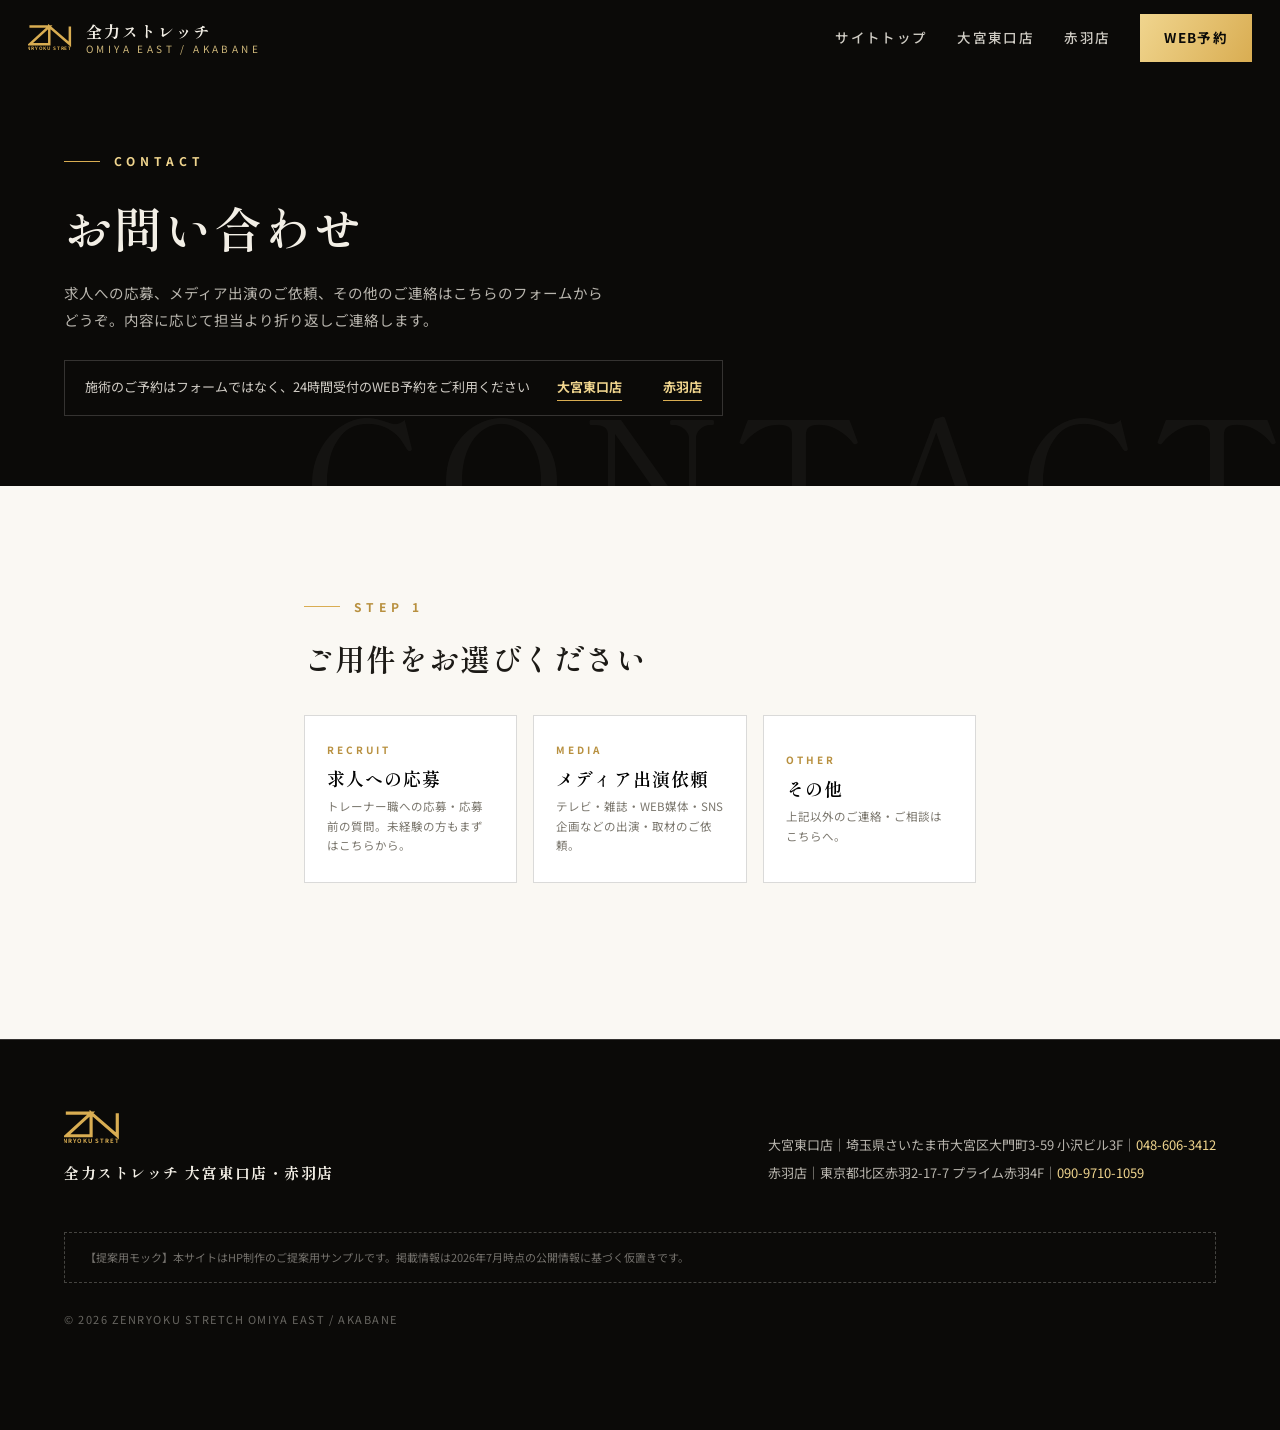
<file: site/contact/index.html>
<!doctype html>
<html lang="ja">
<head>
  <meta charset="UTF-8">
  <meta name="viewport" content="width=device-width, initial-scale=1.0">
  <title>お問い合わせ｜全力ストレッチ 大宮東口店・赤羽店</title>
  <meta name="description" content="全力ストレッチ 大宮東口店・赤羽店へのお問い合わせ。求人への応募、メディア出演のご依頼、その他のご連絡はこちらから。施術のご予約はWEB予約をご利用ください。">
  <meta name="robots" content="noindex">
  <meta name="theme-color" content="#0b0a08">
  <meta property="og:title" content="お問い合わせ｜全力ストレッチ 大宮東口店・赤羽店">
  <meta property="og:description" content="求人への応募・メディア出演のご依頼・その他のご連絡はこちらから。">
  <meta property="og:image" content="https://kehare.github.io/zenryoku-stretch-hp/assets/images/omiya-campaign.jpg">
  <meta property="og:url" content="https://kehare.github.io/zenryoku-stretch-hp/contact/">
  <meta property="og:type" content="website">
  <link rel="icon" type="image/svg+xml" href="../assets/zenryoku-logo.svg">
  <link rel="preconnect" href="https://fonts.googleapis.com">
  <link rel="preconnect" href="https://fonts.gstatic.com" crossorigin>
  <link href="https://fonts.googleapis.com/css2?family=Shippori+Mincho:wght@500;600;700&family=Noto+Sans+JP:wght@400;500;700&display=swap" rel="stylesheet">
  <link rel="stylesheet" href="../assets/site.css">
  <script src="../assets/site.js" defer></script>
  <style>
    /* ===== お問い合わせページ専用（本命と同じ黒×金×クリームの言語） ===== */
    .contact-hero{background:var(--black);color:var(--cream);padding:150px 0 70px;position:relative;overflow:hidden}
    .contact-hero::after{content:"CONTACT";position:absolute;right:-1%;bottom:-14%;font-family:var(--serif);font-size:min(16vw,170px);color:rgba(243,239,230,.045);letter-spacing:.08em;pointer-events:none;line-height:1}
    .contact-hero h1{font-size:clamp(30px,4.6vw,48px)}
    .contact-hero .lead{margin-top:16px;font-size:14.5px;color:rgba(243,239,230,.75);max-width:38em}
    .reserve-note{margin-top:26px;display:inline-flex;flex-wrap:wrap;align-items:center;gap:14px;border:1px solid var(--line-light);padding:14px 20px;font-size:13px;color:rgba(243,239,230,.85)}
    .reserve-note a{color:var(--gold-light);font-weight:700;border-bottom:1px solid var(--gold)}
    /* カテゴリカード */
    .type-cards{display:grid;grid-template-columns:repeat(3,1fr);gap:16px;margin-bottom:46px}
    .type-card{padding:26px 22px;text-align:left;background:#fff;border:1px solid var(--line);cursor:pointer;font-family:var(--sans);transition:all .3s var(--ease)}
    .type-card:hover{border-color:var(--gold);transform:translateY(-2px)}
    .type-card.selected{background:var(--black);border-color:var(--black);color:var(--cream);box-shadow:0 16px 40px rgba(11,10,8,.25)}
    .type-card .t-en{display:block;font-size:10px;font-weight:700;letter-spacing:.3em;color:var(--gold-deep);text-transform:uppercase;margin-bottom:8px}
    .type-card.selected .t-en{color:var(--gold-light)}
    .type-card .t-name{display:block;font-family:var(--serif);font-size:18px;font-weight:600;letter-spacing:.06em}
    .type-card .t-desc{display:block;margin-top:6px;font-size:11.5px;color:var(--gray);line-height:1.7}
    .type-card.selected .t-desc{color:rgba(243,239,230,.65)}
    /* フォーム */
    .form-wrap{max-width:720px;margin:0 auto}
    .form-card{background:#fff;border:1px solid var(--line);padding:36px}
    .form-card .form-head{font-family:var(--serif);font-size:17px;letter-spacing:.08em;margin-bottom:6px}
    .form-card .form-head::before{content:"— ";color:var(--gold)}
    .form-note{font-size:11.5px;color:var(--gray);margin-bottom:24px}
    .form-restore{display:none;font-size:12.5px;font-weight:700;color:var(--gold-deep);margin-bottom:16px}
    .form-restore.show{display:block}
    .form-row{margin-bottom:20px}
    .form-row label{display:block;font-size:12.5px;font-weight:700;letter-spacing:.06em;margin-bottom:8px}
    .form-row label .req{color:var(--gold-deep);font-size:10px;margin-left:8px;border:1px solid rgba(217,173,82,.6);padding:1px 8px;vertical-align:1px}
    .form-row label .opt{color:var(--gray);font-size:10px;margin-left:8px;border:1px solid var(--line);padding:1px 8px;vertical-align:1px}
    .form-row input[type="text"],.form-row input[type="email"],.form-row input[type="tel"],.form-row textarea{width:100%;padding:14px 16px;font-size:15px;font-family:var(--sans);border:1px solid var(--line);background:var(--paper);outline:none;transition:border-color .2s}
    .form-row input:focus,.form-row textarea:focus{border-color:var(--gold)}
    .form-row textarea{min-height:150px;resize:vertical}
    .radio-pills{display:flex;flex-wrap:wrap;gap:10px}
    .radio-pills label{display:flex;align-items:center;gap:8px;margin:0;padding:11px 20px;border:1px solid var(--line);cursor:pointer;font-size:13.5px;font-weight:700;transition:.25s;background:var(--paper)}
    .radio-pills label:hover{border-color:var(--gold)}
    .radio-pills input{accent-color:var(--gold-deep)}
    .radio-pills label:has(input:checked){background:var(--black);color:var(--cream);border-color:var(--black)}
    .field-group{display:none}
    .field-group.active{display:block}
    .submit-btn{width:100%;margin-top:6px}
    .privacy-note{margin-top:16px;font-size:11px;color:var(--gray);line-height:1.9}
    /* 送信結果 */
    .form-result{display:none;text-align:center;padding:60px 24px}
    .form-result.show{display:block}
    .form-result .mark{font-family:var(--serif);font-size:44px;color:var(--gold-deep);line-height:1}
    .form-result h2{font-size:24px;margin:18px 0 10px}
    .form-result p{font-size:14px;color:var(--gray)}
    .form-error{display:none;margin-top:18px;padding:16px 20px;border:1px solid rgba(214,32,47,.4);background:rgba(214,32,47,.06);font-size:13px;line-height:1.9;color:var(--ink)}
    .form-error.show{display:block}
    .form-error a{font-weight:700;border-bottom:1px solid var(--gold);color:var(--gold-deep)}
    @media(max-width:820px){
      .type-cards{grid-template-columns:1fr}
      .form-card{padding:26px 20px}
      .contact-hero{padding:120px 0 56px}
    }
  </style>
</head>
<body>
<a class="skip-link" href="#main">本文へ移動</a>

<header class="site-header" data-header>
  <a class="brand" href="../index.html" aria-label="全力ストレッチ トップへ戻る">
    <svg class="brand-mark" viewBox="0 0 124 78" aria-hidden="true">
      <path d="M4 7H60L5 57H60V7L118 57V7"></path>
      <text class="brand-mark-word" x="61" y="74" text-anchor="middle">ZENRYOKU STRETCH</text>
    </svg>
    <span class="brand-copy">
      <strong>全力ストレッチ</strong>
      <small>OMIYA EAST / AKABANE</small>
    </span>
  </a>
  <button class="menu-toggle" type="button" aria-expanded="false" aria-controls="global-nav" data-menu-toggle>
    <span></span><span></span>
    <span class="sr-only">メニューを開く</span>
  </button>
  <nav class="global-nav" id="global-nav" aria-label="メインメニュー" data-nav>
    <a href="../index.html">サイトトップ</a>
    <a href="../omiya/index.html">大宮東口店</a>
    <a href="../akabane/index.html">赤羽店</a>
    <a class="nav-cta" href="../index.html#stores">WEB予約</a>
  </nav>
</header>

<main id="main">

  <div class="contact-hero">
    <div class="container">
      <p class="eyebrow on-dark">Contact</p>
      <h1>お問い合わせ</h1>
      <p class="lead">求人への応募、メディア出演のご依頼、その他のご連絡はこちらのフォームからどうぞ。内容に応じて担当より折り返しご連絡します。</p>
      <p class="reserve-note">施術のご予約はフォームではなく、24時間受付のWEB予約をご利用ください　<a href="https://beauty.hotpepper.jp/kr/slnH000693679/coupon/" target="_blank" rel="noopener noreferrer">大宮東口店</a>　<a href="https://beauty.hotpepper.jp/kr/slnH000744509/coupon/" target="_blank" rel="noopener noreferrer">赤羽店</a></p>
    </div>
  </div>

  <section>
    <div class="container form-wrap">

      <div id="formArea">
        <div class="sec-head" style="margin-bottom:34px">
          <p class="eyebrow">Step 1</p>
          <h2 class="sec-title" style="font-size:clamp(22px,3.4vw,30px)">ご用件をお選びください</h2>
        </div>

        <div class="type-cards" id="typeCards">
          <button type="button" class="type-card" data-type="recruit">
            <span class="t-en">Recruit</span>
            <span class="t-name">求人への応募</span>
            <span class="t-desc">トレーナー職への応募・応募前の質問。未経験の方もまずはこちらから。</span>
          </button>
          <button type="button" class="type-card" data-type="media">
            <span class="t-en">Media</span>
            <span class="t-name">メディア出演依頼</span>
            <span class="t-desc">テレビ・雑誌・WEB媒体・SNS企画などの出演・取材のご依頼。</span>
          </button>
          <button type="button" class="type-card" data-type="other">
            <span class="t-en">Other</span>
            <span class="t-name">その他</span>
            <span class="t-desc">上記以外のご連絡・ご相談はこちらへ。</span>
          </button>
        </div>

        <form class="form-card" id="contactForm" style="display:none">
          <p class="form-head" id="formTitle">おうかがいします</p>
          <p class="form-note">入力内容はこの端末に自動保存されます。途中でページを閉じても、次に開いたとき続きから書けます。</p>
          <p class="form-restore" id="formRestoreNote">前回の入力内容を復元しました。</p>

          <div class="form-row">
            <label for="f-name">お名前<span class="req">必須</span></label>
            <input type="text" id="f-name" name="name" autocomplete="name" required>
          </div>
          <div class="form-row">
            <label for="f-email">メールアドレス<span class="req">必須</span></label>
            <input type="email" id="f-email" name="email" autocomplete="email" required>
          </div>
          <div class="form-row">
            <label for="f-tel">電話番号<span class="opt">任意</span></label>
            <input type="tel" id="f-tel" name="tel" autocomplete="tel">
          </div>

          <!-- 求人のみ -->
          <div class="field-group" data-for="recruit">
            <div class="form-row">
              <label>希望店舗<span class="req">必須</span></label>
              <div class="radio-pills">
                <label><input type="radio" name="shop" value="大宮東口店">大宮東口店</label>
                <label><input type="radio" name="shop" value="赤羽店">赤羽店</label>
                <label><input type="radio" name="shop" value="どちらでも">どちらでも</label>
              </div>
            </div>
            <div class="form-row">
              <label>トレーナー経験<span class="req">必須</span></label>
              <div class="radio-pills">
                <label><input type="radio" name="exp" value="未経験">未経験</label>
                <label><input type="radio" name="exp" value="経験あり">経験あり</label>
              </div>
            </div>
          </div>

          <!-- メディアのみ -->
          <div class="field-group" data-for="media">
            <div class="form-row">
              <label for="f-media">媒体・番組名<span class="req">必須</span></label>
              <input type="text" id="f-media" name="media" placeholder="例：〇〇テレビ「〇〇〇」／WEBメディア〇〇">
            </div>
          </div>

          <div class="form-row">
            <label for="f-message" id="messageLabel">内容<span class="req" id="messageReq">必須</span></label>
            <textarea id="f-message" name="message" required></textarea>
          </div>

          <button type="submit" class="btn btn-gold submit-btn" id="submitBtn">この内容で送信する</button>
          <div class="form-error" id="formError">
            送信できませんでした。お手数ですが時間をおいて再度お試しいただくか、
            各店舗のInstagram（<a href="https://www.instagram.com/zenryoku.omiyaeast/" target="_blank" rel="noopener noreferrer">大宮東口店</a>／<a href="https://www.instagram.com/zenryoku.akabane/" target="_blank" rel="noopener noreferrer">赤羽店</a>）のDMからご連絡ください。
            <strong>入力いただいた内容はこの端末に保存されており、消えていません。</strong>
          </div>
          <p class="privacy-note">送信いただいた内容は、お問い合わせへの対応のみに使用します。</p>
        </form>
      </div>

      <div class="form-result" id="formResult">
        <p class="mark">✦</p>
        <h2>送信しました</h2>
        <p>お問い合わせありがとうございます。内容を確認のうえ、担当より折り返しご連絡いたします。</p>
        <p style="margin-top:26px"><a class="btn btn-outline" href="../index.html">サイトトップへ戻る</a></p>
      </div>

    </div>
  </section>
</main>

<footer class="site-footer">
  <div class="container">
    <div class="footer-grid">
      <div class="footer-brand">
        <svg class="brand-mark" viewBox="0 0 124 78" aria-hidden="true" style="width:56px">
          <path d="M4 7H60L5 57H60V7L118 57V7"></path>
          <text class="brand-mark-word" x="61" y="74" text-anchor="middle">ZENRYOKU STRETCH</text>
        </svg>
        <strong>全力ストレッチ 大宮東口店・赤羽店</strong>
      </div>
      <div class="footer-shops">
        <p>大宮東口店｜埼玉県さいたま市大宮区大門町3-59 小沢ビル3F｜<a href="tel:048-606-3412">048-606-3412</a></p>
        <p>赤羽店｜東京都北区赤羽2-17-7 プライム赤羽4F｜<a href="tel:090-9710-1059">090-9710-1059</a></p>
      </div>
    </div>
    <div class="mock-note">【提案用モック】本サイトはHP制作のご提案用サンプルです。掲載情報は2026年7月時点の公開情報に基づく仮置きです。</div>
    <p class="copyright">© 2026 ZENRYOKU STRETCH OMIYA EAST / AKABANE</p>
  </div>
</footer>

<script>
(function () {
  'use strict';

  /* ============================================================
     送信先設定：GoogleフォームのformResponse URLと各項目のentry ID。
     未設定（ACTION空）の間は送信時に案内を出し、入力は保持される。
     ============================================================ */
  var CONFIG = {
    ACTION: '',            /* 例 https://docs.google.com/forms/d/e/xxxx/formResponse */
    ENTRY: {
      type: '',            /* お問い合わせ種別 */
      name: '',
      email: '',
      tel: '',
      shop: '',
      exp: '',
      media: '',
      message: ''
    }
  };

  var TYPE_LABELS = { recruit: '求人への応募', media: 'メディア出演依頼', other: 'その他' };
  var FORM_TITLES = {
    recruit: '求人への応募について',
    media: 'メディア出演のご依頼について',
    other: 'お問い合わせ内容'
  };
  var MESSAGE_LABELS = {
    recruit: 'ひとこと（質問・自己紹介など）',
    media: '企画概要・希望時期',
    other: '内容'
  };
  var MESSAGE_REQUIRED = { recruit: false, media: true, other: true };

  var STORE_KEY = 'zenryoku_contact_draft_v1';
  var currentType = null;

  var cards = Array.prototype.slice.call(document.querySelectorAll('.type-card'));
  var form = document.getElementById('contactForm');
  var groups = Array.prototype.slice.call(document.querySelectorAll('.field-group'));
  var msgInput = document.getElementById('f-message');
  var fields = Array.prototype.slice.call(form.querySelectorAll('input, textarea'));

  function setType(type, scroll) {
    currentType = type;
    cards.forEach(function (c) { c.classList.toggle('selected', c.getAttribute('data-type') === type); });
    groups.forEach(function (g) {
      var active = g.getAttribute('data-for') === type;
      g.classList.toggle('active', active);
      /* 非表示グループのrequiredを外す（表示中のみ必須にする） */
      Array.prototype.forEach.call(g.querySelectorAll('input'), function (inp) {
        if (inp.type === 'radio' || inp.type === 'text') inp.required = active;
      });
    });
    document.getElementById('formTitle').textContent = FORM_TITLES[type];
    document.getElementById('messageLabel').childNodes[0].textContent = MESSAGE_LABELS[type];
    var reqBadge = document.getElementById('messageReq');
    msgInput.required = MESSAGE_REQUIRED[type];
    reqBadge.textContent = MESSAGE_REQUIRED[type] ? '必須' : '任意';
    reqBadge.className = MESSAGE_REQUIRED[type] ? 'req' : 'opt';
    form.style.display = 'block';
    saveDraft();
    if (scroll) form.scrollIntoView({ behavior: 'smooth', block: 'start' });
  }

  cards.forEach(function (c) {
    c.addEventListener('click', function () { setType(c.getAttribute('data-type'), true); });
  });

  /* 下書きの保存・復元（入力済みデータを絶対に失わない） */
  function saveDraft() {
    var data = { _type: currentType };
    fields.forEach(function (f) {
      if (f.type === 'radio') { if (f.checked) data[f.name] = f.value; }
      else if (f.value) data[f.name] = f.value;
    });
    try { localStorage.setItem(STORE_KEY, JSON.stringify(data)); } catch (e) {}
  }
  fields.forEach(function (f) { f.addEventListener('input', saveDraft); });

  try {
    var saved = JSON.parse(localStorage.getItem(STORE_KEY) || 'null');
    if (saved) {
      var restored = false;
      fields.forEach(function (f) {
        if (f.type === 'radio') { if (saved[f.name] === f.value) { f.checked = true; restored = true; } }
        else if (saved[f.name]) { f.value = saved[f.name]; restored = true; }
      });
      if (saved._type) setType(saved._type, false);
      if (restored) document.getElementById('formRestoreNote').classList.add('show');
    }
  } catch (e) { /* 壊れた保存データは無視して新規入力へ */ }

  /* URLパラメータ ?type=recruit|media|other で事前選択（採用帯などからの導線用） */
  var param = new URLSearchParams(location.search).get('type');
  if (param && TYPE_LABELS[param] && !currentType) setType(param, false);

  /* 送信 */
  form.addEventListener('submit', function (e) {
    e.preventDefault();
    var errBox = document.getElementById('formError');
    errBox.classList.remove('show');

    if (!CONFIG.ACTION) {
      errBox.innerHTML = '送信先の接続準備中です。お手数ですが各店舗のInstagram（<a href="https://www.instagram.com/zenryoku.omiyaeast/" target="_blank" rel="noopener noreferrer">大宮東口店</a>／<a href="https://www.instagram.com/zenryoku.akabane/" target="_blank" rel="noopener noreferrer">赤羽店</a>）のDMからご連絡ください。<strong>入力いただいた内容はこの端末に保存されています。</strong>';
      errBox.classList.add('show');
      return;
    }

    var btn = document.getElementById('submitBtn');
    btn.disabled = true;
    btn.textContent = '送信中…';

    var fd = new FormData();
    fd.append(CONFIG.ENTRY.type, TYPE_LABELS[currentType]);
    fd.append(CONFIG.ENTRY.name, form.name.value);
    fd.append(CONFIG.ENTRY.email, form.email.value);
    if (form.tel.value) fd.append(CONFIG.ENTRY.tel, form.tel.value);
    if (currentType === 'recruit') {
      var shop = form.querySelector('input[name="shop"]:checked');
      var exp = form.querySelector('input[name="exp"]:checked');
      if (shop) fd.append(CONFIG.ENTRY.shop, shop.value);
      if (exp) fd.append(CONFIG.ENTRY.exp, exp.value);
    }
    if (currentType === 'media' && form.media.value) fd.append(CONFIG.ENTRY.media, form.media.value);
    if (form.message.value) fd.append(CONFIG.ENTRY.message, form.message.value);

    /* Googleフォームへはno-corsで送る（応答は読めないため、fetch完了＝送信成功として扱う定番方式） */
    fetch(CONFIG.ACTION, { method: 'POST', mode: 'no-cors', body: fd })
      .then(function () {
        try { localStorage.removeItem(STORE_KEY); } catch (e) {}
        document.getElementById('formArea').style.display = 'none';
        document.getElementById('formResult').classList.add('show');
        window.scrollTo({ top: 0, behavior: 'smooth' });
      })
      .catch(function () {
        errBox.classList.add('show');
        btn.disabled = false;
        btn.textContent = 'この内容で送信する';
      });
  });
})();
</script>
</body>
</html>
</file>
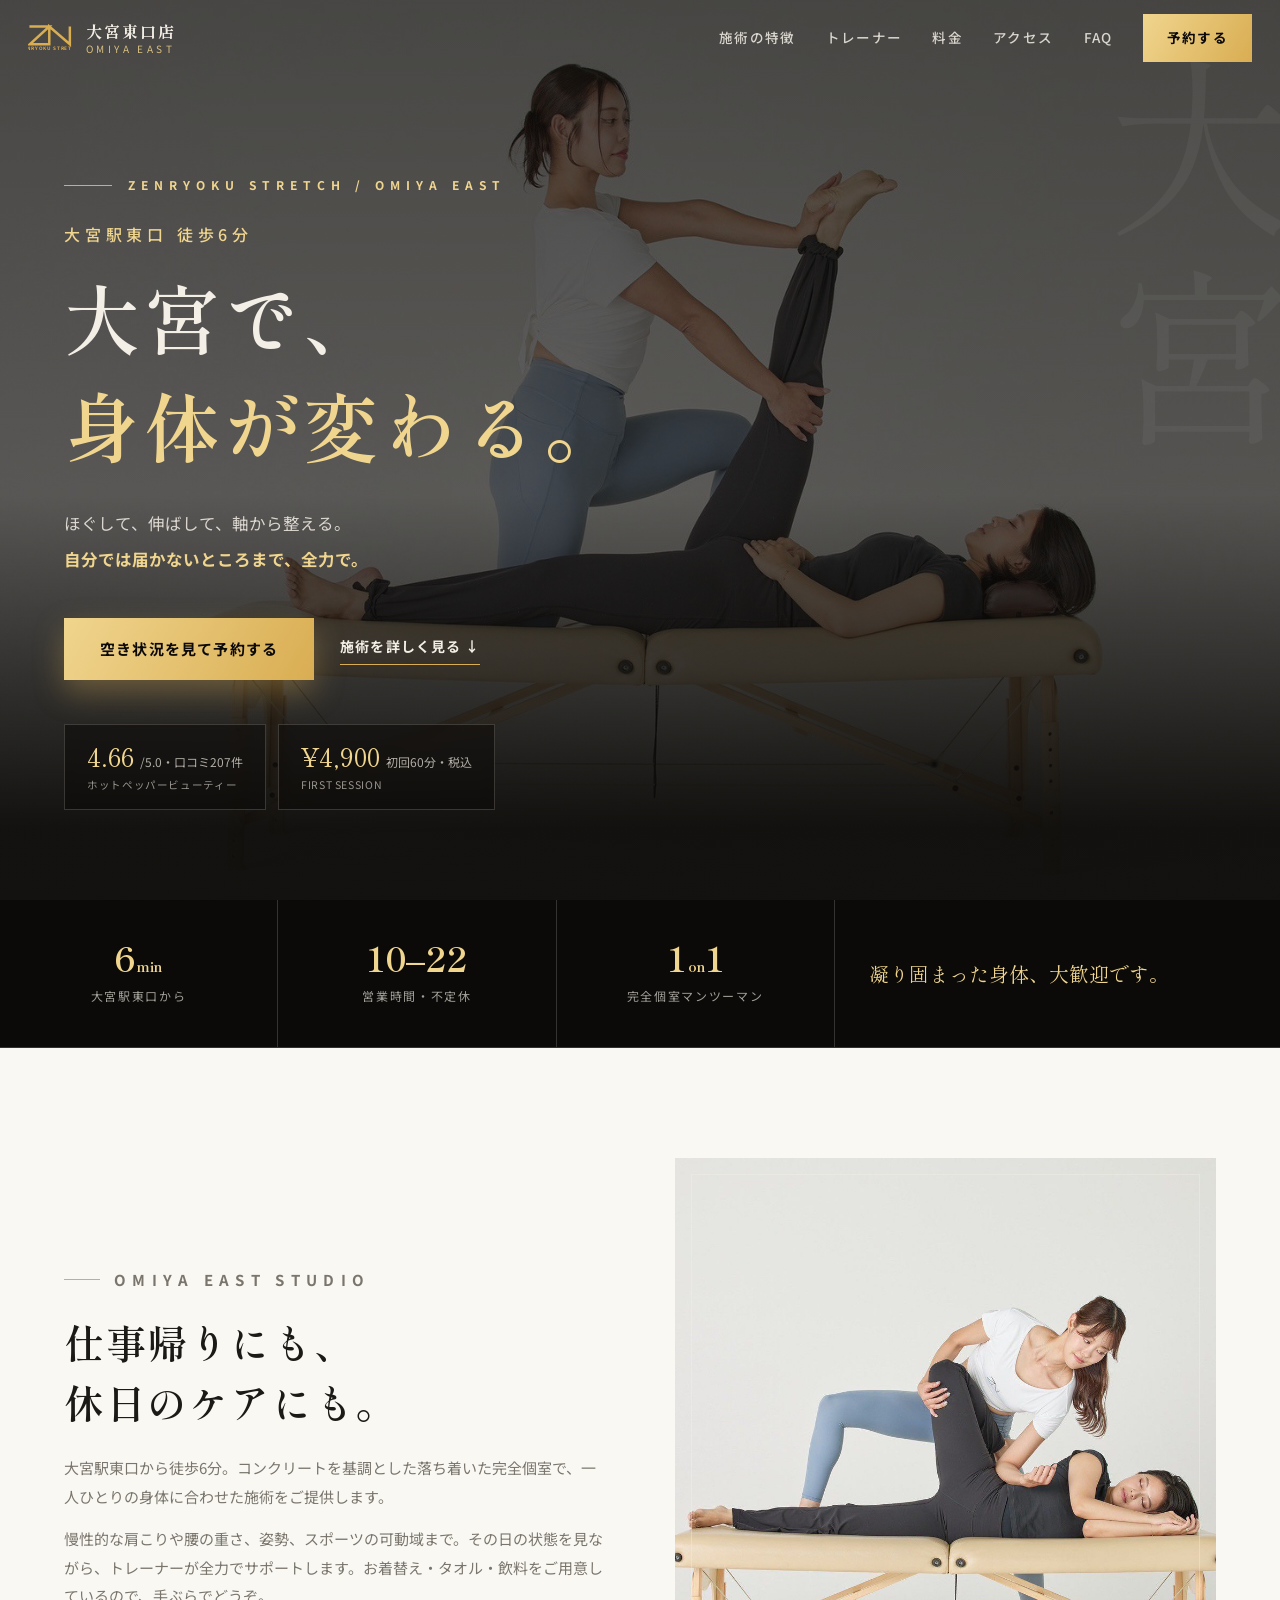
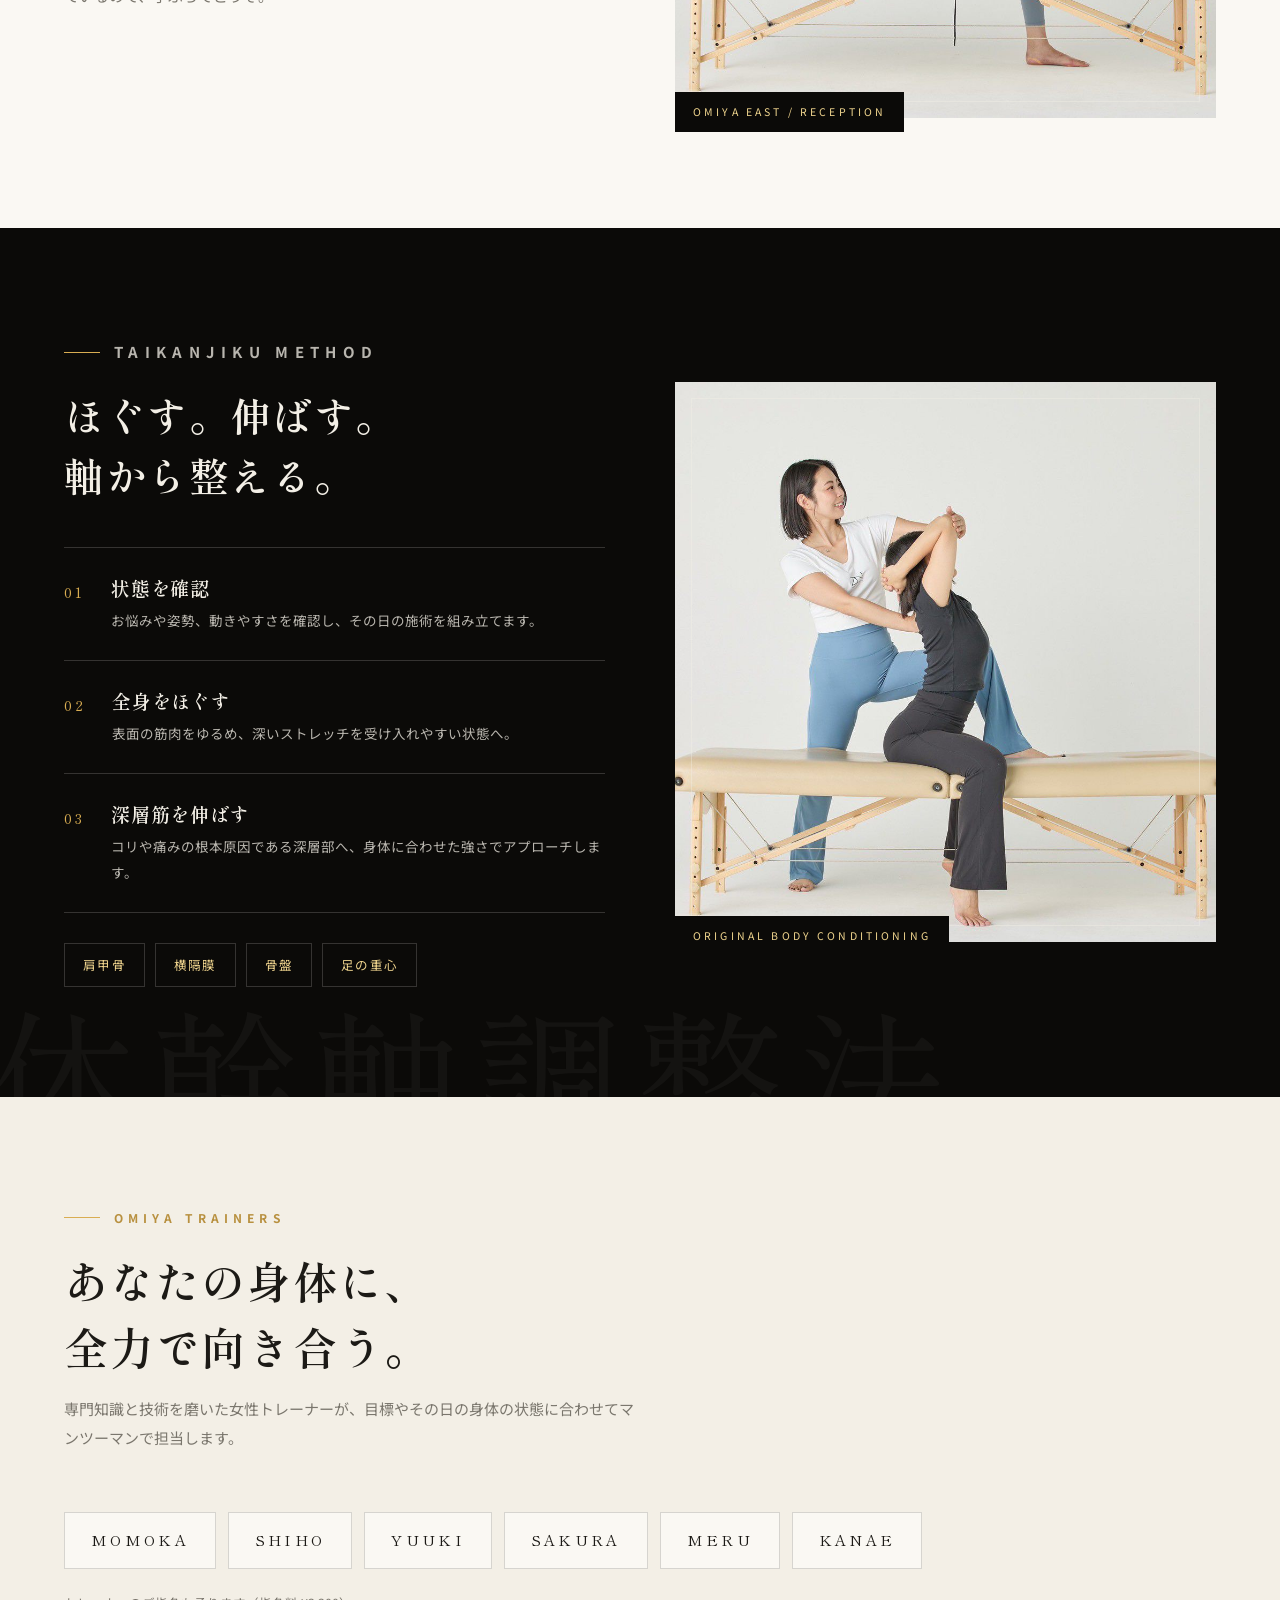
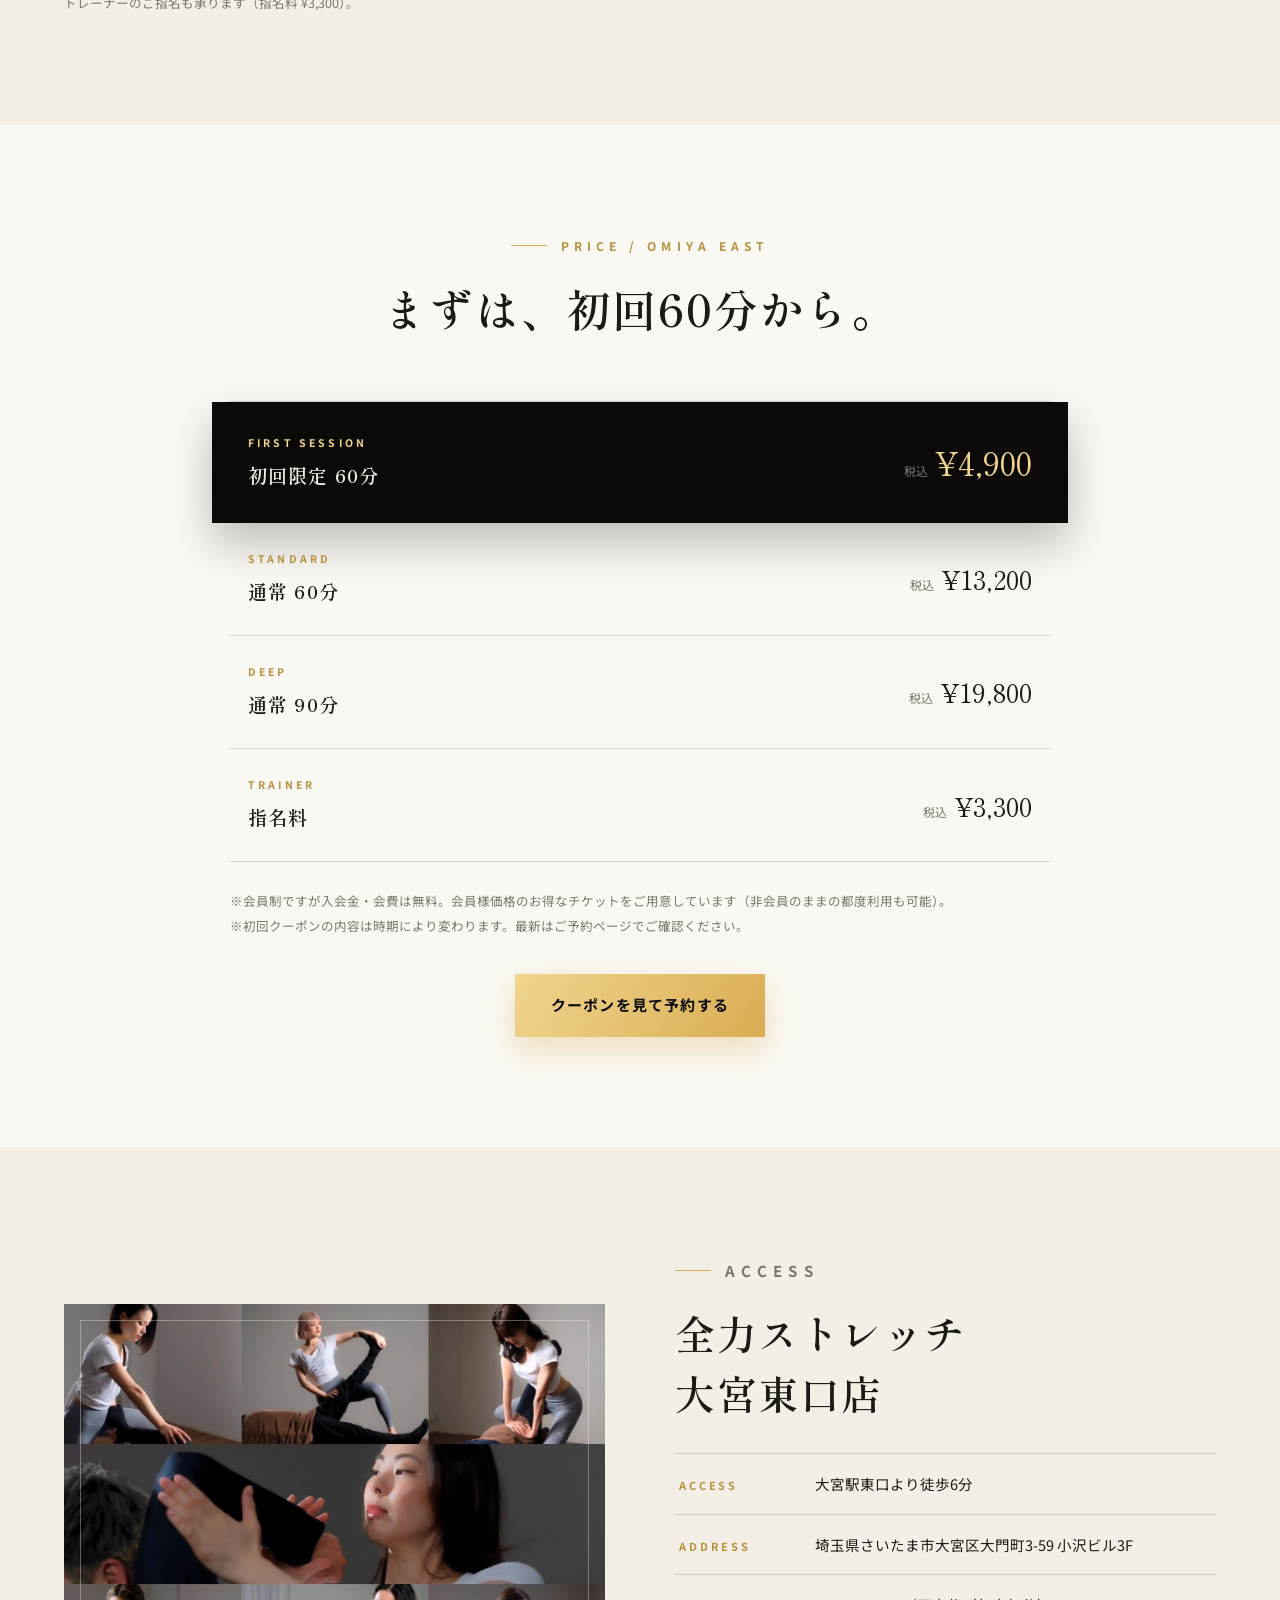
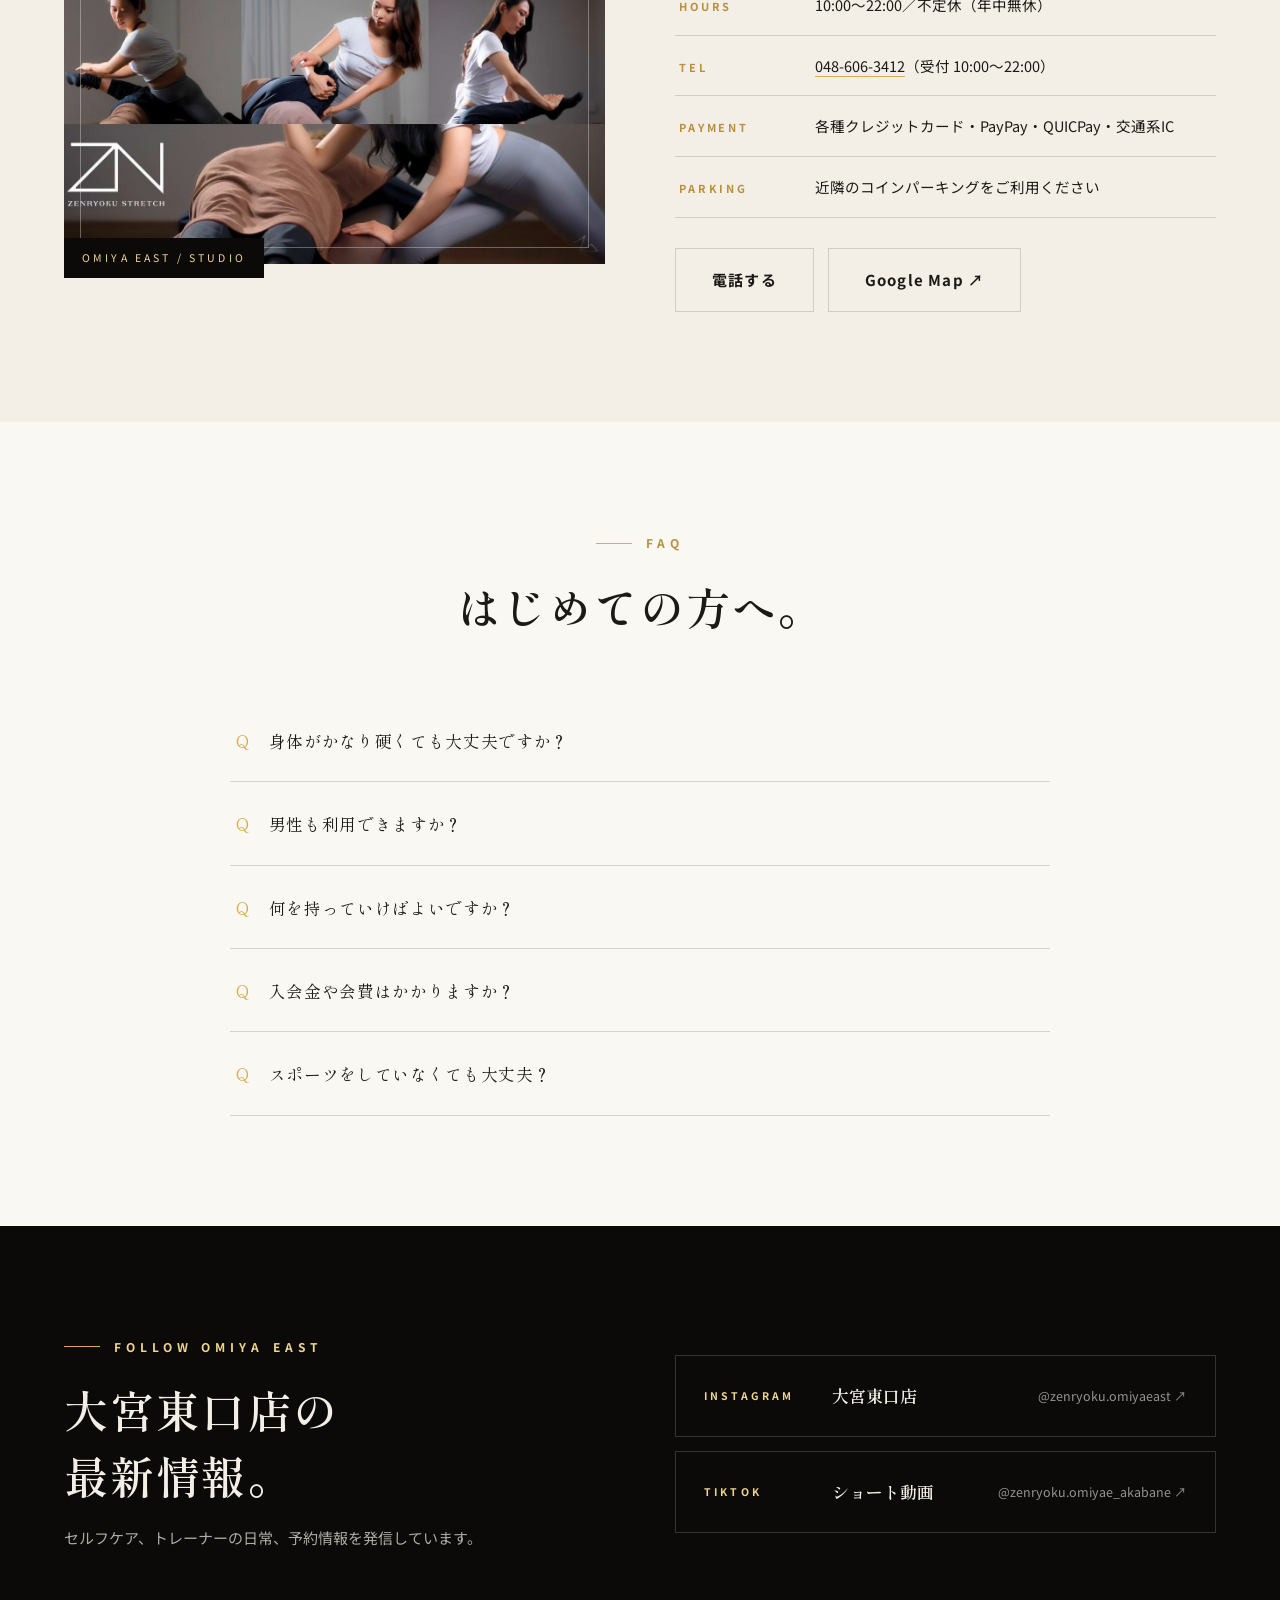
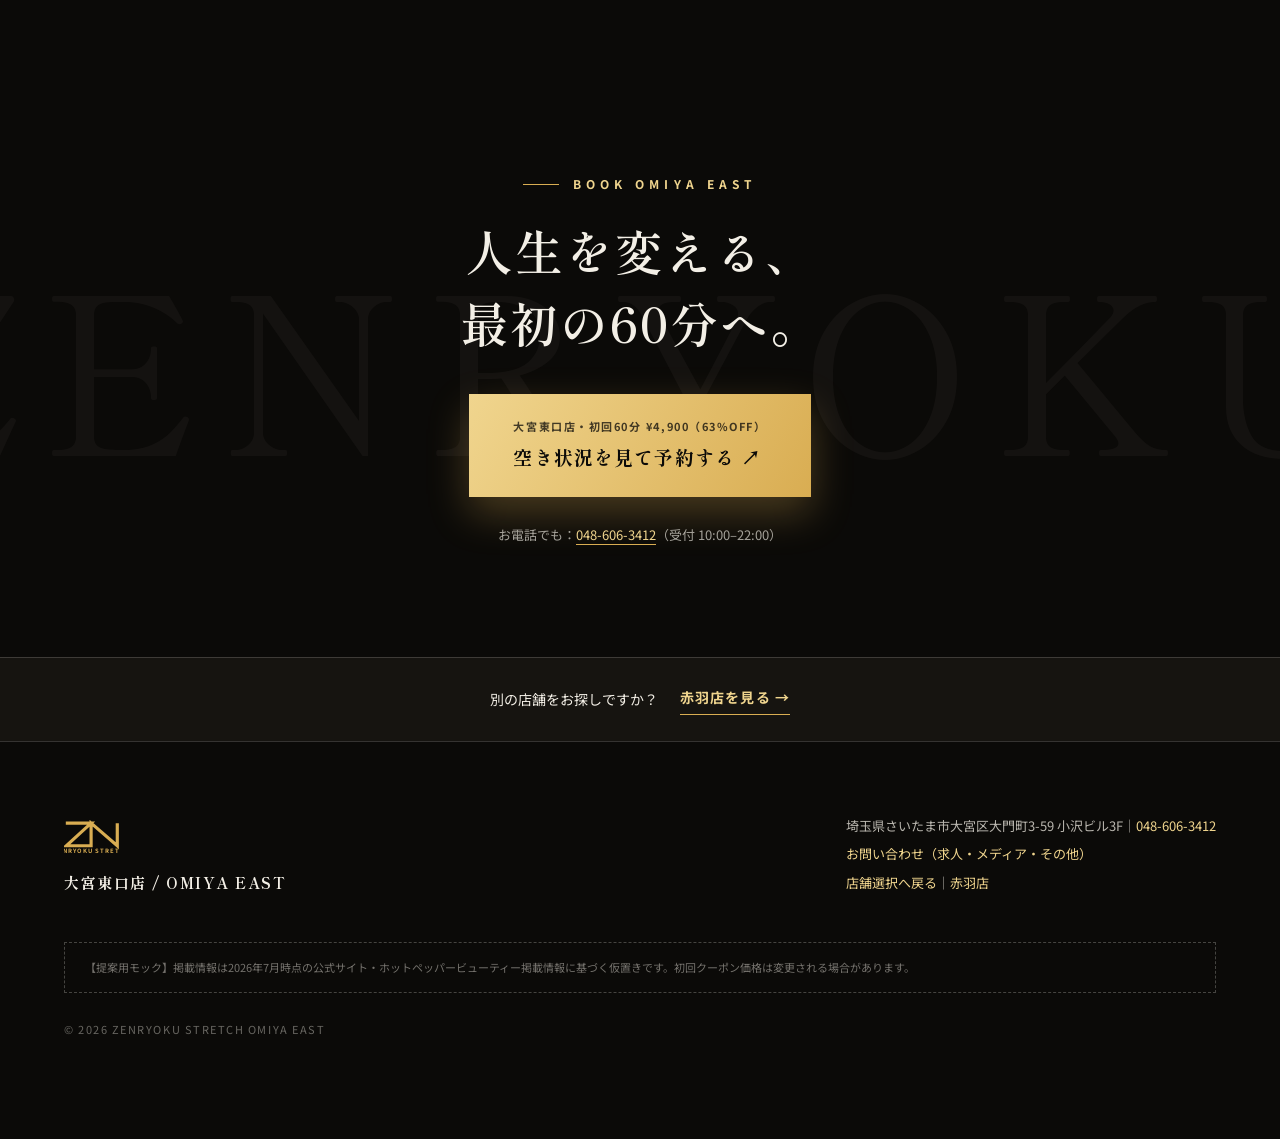
<file: site/omiya/index.html>
<!doctype html>
<html lang="ja">
<head>
  <meta charset="UTF-8">
  <meta name="viewport" content="width=device-width, initial-scale=1.0">
  <title>全力ストレッチ 大宮東口店｜大宮駅東口徒歩6分・もみほぐし＆パーソナルストレッチ</title>
  <meta name="description" content="全力ストレッチ 大宮東口店。大宮駅東口徒歩6分、口コミ4.66。ほぐし×ストレッチのWアプローチ、完全個室・女性トレーナーのマンツーマン施術。初回60分4,900円。">
  <meta name="robots" content="noindex">
  <meta name="theme-color" content="#0b0a08">
  <meta property="og:title" content="全力ストレッチ 大宮東口店">
  <meta property="og:description" content="大宮駅東口徒歩6分。ほぐしてから、伸ばす。初回60分4,900円。">
  <meta property="og:image" content="https://kehare.github.io/zenryoku-stretch-hp/assets/images/omiya-campaign.jpg">
  <meta property="og:url" content="https://kehare.github.io/zenryoku-stretch-hp/omiya/">
  <meta property="og:type" content="website">
  <link rel="icon" type="image/svg+xml" href="../assets/zenryoku-logo.svg">
  <link rel="preconnect" href="https://fonts.googleapis.com">
  <link rel="preconnect" href="https://fonts.gstatic.com" crossorigin>
  <link href="https://fonts.googleapis.com/css2?family=Shippori+Mincho:wght@500;600;700&family=Noto+Sans+JP:wght@400;500;700&display=swap" rel="stylesheet">
  <link rel="stylesheet" href="../assets/site.css">
  <script src="../assets/site.js" defer></script>
  <script src="../assets/rotate.js" defer></script>
</head>
<body class="has-reserve-bar">
<a class="skip-link" href="#main">本文へ移動</a>

<header class="site-header" data-header>
  <a class="brand" href="../index.html" aria-label="店舗選択へ戻る">
    <svg class="brand-mark" viewBox="0 0 124 78" aria-hidden="true">
      <path d="M4 7H60L5 57H60V7L118 57V7"></path>
      <text class="brand-mark-word" x="61" y="74" text-anchor="middle">ZENRYOKU STRETCH</text>
    </svg>
    <span class="brand-copy">
      <strong>大宮東口店</strong>
      <small>OMIYA EAST</small>
    </span>
  </a>
  <button class="menu-toggle" type="button" aria-expanded="false" aria-controls="global-nav" data-menu-toggle>
    <span></span><span></span>
    <span class="sr-only">メニューを開く</span>
  </button>
  <nav class="global-nav" id="global-nav" aria-label="メインメニュー" data-nav>
    <a href="#method">施術の特徴</a>
    <a href="#trainers">トレーナー</a>
    <a href="#price">料金</a>
    <a href="#access">アクセス</a>
    <a href="#faq">FAQ</a>
    <a class="nav-cta" href="#reserve">予約する</a>
  </nav>
</header>

<main id="main">

  <!-- ヒーロー -->
  <section class="hero" id="top" style="padding:0">
    <div class="hero-media" aria-hidden="true">
      <img src="../assets/images/omiya-campaign.jpg" alt="" width="1600" height="994" data-photo="omiya-hero">
    </div>
    <p class="hero-watermark" aria-hidden="true">大宮</p>
    <div class="hero-inner">
      <p class="hero-kicker">Zenryoku Stretch / Omiya East</p>
      <h1 class="reveal">
        <small>大宮駅東口 徒歩6分</small>
        大宮で、<br><em>身体が変わる。</em>
      </h1>
      <p class="hero-lead reveal">ほぐして、伸ばして、軸から整える。<br><strong>自分では届かないところまで、全力で。</strong></p>
      <div class="hero-actions reveal">
        <a class="btn btn-gold" href="https://beauty.hotpepper.jp/kr/slnH000693679/coupon/" target="_blank" rel="noopener noreferrer">空き状況を見て予約する</a>
        <a class="text-link" href="#method">施術を詳しく見る ↓</a>
      </div>
      <div class="hero-badges reveal">
        <div class="badge"><span class="num">4.66<small>/5.0・口コミ207件</small></span><span class="src">ホットペッパービューティー</span></div>
        <div class="badge"><span class="num">¥4,900<small>初回60分・税込</small></span><span class="src">FIRST SESSION</span></div>
      </div>
    </div>
  </section>

  <!-- プルーフ帯 -->
  <div class="proof-strip" aria-label="大宮東口店の特徴">
    <div class="proof-item"><strong>6<small>min</small></strong><span>大宮駅東口から</span></div>
    <div class="proof-item"><strong>10–22</strong><span>営業時間・不定休</span></div>
    <div class="proof-item"><strong>1<small>on</small>1</strong><span>完全個室マンツーマン</span></div>
    <div class="proof-message"><p>凝り固まった身体、大歓迎です。</p></div>
  </div>

  <!-- イントロ -->
  <section>
    <div class="container">
      <div class="split">
        <div class="split-copy reveal">
          <p class="eyebrow">Omiya East Studio</p>
          <h2>仕事帰りにも、<br>休日のケアにも。</h2>
          <p>大宮駅東口から徒歩6分。コンクリートを基調とした落ち着いた完全個室で、一人ひとりの身体に合わせた施術をご提供します。</p>
          <p>慢性的な肩こりや腰の重さ、姿勢、スポーツの可動域まで。その日の状態を見ながら、トレーナーが全力でサポートします。お着替え・タオル・飲料をご用意しているので、手ぶらでどうぞ。</p>
        </div>
        <div class="split-media reveal">
          <img src="../assets/images/omiya-cover.jpg" alt="全力ストレッチ 大宮東口店の受付" loading="lazy" width="1280" height="1280" data-photo="omiya-intro">
          <span class="frame-line" aria-hidden="true"></span>
          <span class="img-label">OMIYA EAST / RECEPTION</span>
        </div>
      </div>
    </div>
  </section>

  <!-- メソッド -->
  <section class="method-section" id="method">
    <p class="method-watermark" aria-hidden="true">体幹軸調整法</p>
    <div class="container">
      <div class="split reverse">
        <div class="split-media reveal">
          <img src="../assets/images/omiya-staff.jpg" alt="大宮東口店でのマンツーマン施術" loading="lazy" width="985" height="948" data-photo="omiya-method">
          <span class="frame-line" aria-hidden="true"></span>
          <span class="img-label">ORIGINAL BODY CONDITIONING</span>
        </div>
        <div class="split-copy">
          <p class="eyebrow on-dark reveal">Taikanjiku Method</p>
          <h2 class="reveal" style="color:var(--cream)">ほぐす。伸ばす。<br>軸から整える。</h2>
          <ol class="method-steps">
            <li class="reveal"><span class="num">01</span><div><h3>状態を確認</h3><p>お悩みや姿勢、動きやすさを確認し、その日の施術を組み立てます。</p></div></li>
            <li class="reveal"><span class="num">02</span><div><h3>全身をほぐす</h3><p>表面の筋肉をゆるめ、深いストレッチを受け入れやすい状態へ。</p></div></li>
            <li class="reveal"><span class="num">03</span><div><h3>深層筋を伸ばす</h3><p>コリや痛みの根本原因である深層部へ、身体に合わせた強さでアプローチします。</p></div></li>
          </ol>
          <div class="axis-chips reveal">
            <span>肩甲骨</span><span>横隔膜</span><span>骨盤</span><span>足の重心</span>
          </div>
        </div>
      </div>
    </div>
  </section>

  <!-- トレーナー -->
  <section class="trainer-section" id="trainers">
    <div class="container">
      <div class="sec-head reveal">
        <p class="eyebrow">Omiya Trainers</p>
        <h2 class="sec-title">あなたの身体に、<br>全力で向き合う。</h2>
        <p class="sec-lead">専門知識と技術を磨いた女性トレーナーが、目標やその日の身体の状態に合わせてマンツーマンで担当します。</p>
      </div>
      <div class="store-trainers reveal" aria-label="大宮東口店トレーナー">
        <span>MOMOKA</span><span>SHIHO</span><span>YUUKI</span><span>SAKURA</span><span>MERU</span><span>KANAE</span>
      </div>
      <p class="trainer-note reveal">トレーナーのご指名も承ります（指名料 ¥3,300）。</p>
    </div>
  </section>

  <!-- 料金 -->
  <section class="center" id="price">
    <div class="container">
      <div class="sec-head reveal">
        <p class="eyebrow">Price / Omiya East</p>
        <h2 class="sec-title">まずは、初回60分から。</h2>
      </div>
      <div class="price-table reveal">
        <div class="price-row featured">
          <div><span>First Session</span><strong>初回限定 60分</strong></div>
          <p><small>税込</small>¥4,900</p>
        </div>
        <div class="price-row">
          <div><span>Standard</span><strong>通常 60分</strong></div>
          <p><small>税込</small>¥13,200</p>
        </div>
        <div class="price-row">
          <div><span>Deep</span><strong>通常 90分</strong></div>
          <p><small>税込</small>¥19,800</p>
        </div>
        <div class="price-row">
          <div><span>Trainer</span><strong>指名料</strong></div>
          <p><small>税込</small>¥3,300</p>
        </div>
      </div>
      <p class="price-note reveal">※会員制ですが入会金・会費は無料。会員様価格のお得なチケットをご用意しています（非会員のままの都度利用も可能）。<br>※初回クーポンの内容は時期により変わります。最新はご予約ページでご確認ください。</p>
      <div class="price-cta reveal">
        <a class="btn btn-gold" href="https://beauty.hotpepper.jp/kr/slnH000693679/coupon/" target="_blank" rel="noopener noreferrer">クーポンを見て予約する</a>
      </div>
    </div>
  </section>

  <!-- アクセス -->
  <section class="store-access" id="access">
    <div class="container">
      <div class="split">
        <div class="split-media reveal">
          <img src="../assets/images/omiya-space.jpg" alt="全力ストレッチ 大宮東口店の店内" loading="lazy" width="1280" height="1280" data-photo="omiya-access">
          <span class="frame-line" aria-hidden="true"></span>
          <span class="img-label">OMIYA EAST / STUDIO</span>
        </div>
        <div class="split-copy reveal">
          <p class="eyebrow">Access</p>
          <h2>全力ストレッチ<br>大宮東口店</h2>
          <dl class="access-list">
            <div><dt>ACCESS</dt><dd>大宮駅東口より徒歩6分</dd></div>
            <div><dt>ADDRESS</dt><dd>埼玉県さいたま市大宮区大門町3-59 小沢ビル3F</dd></div>
            <div><dt>HOURS</dt><dd>10:00〜22:00／不定休（年中無休）</dd></div>
            <div><dt>TEL</dt><dd><a href="tel:048-606-3412" style="border-bottom:1px solid var(--gold)">048-606-3412</a>（受付 10:00〜22:00）</dd></div>
            <div><dt>PAYMENT</dt><dd>各種クレジットカード・PayPay・QUICPay・交通系IC</dd></div>
            <div><dt>PARKING</dt><dd>近隣のコインパーキングをご利用ください</dd></div>
          </dl>
          <div class="access-actions">
            <a class="btn btn-outline" href="tel:048-606-3412">電話する</a>
            <a class="btn btn-outline" href="https://www.google.com/maps/search/?api=1&query=%E5%85%A8%E5%8A%9B%E3%82%B9%E3%83%88%E3%83%AC%E3%83%83%E3%83%81%E5%A4%A7%E5%AE%AE%E6%9D%B1%E5%8F%A3%E5%BA%97" target="_blank" rel="noopener noreferrer">Google Map ↗</a>
          </div>
        </div>
      </div>
    </div>
  </section>

  <!-- FAQ -->
  <section class="center" id="faq">
    <div class="container">
      <div class="sec-head reveal">
        <p class="eyebrow">FAQ</p>
        <h2 class="sec-title">はじめての方へ。</h2>
      </div>
      <div class="faq-list">
        <details class="reveal">
          <summary>身体がかなり硬くても大丈夫ですか？</summary>
          <p>はい。身体の状態に合わせて強さや内容を調整します。緊張しやすい方には、自律神経に関わる脊柱近くの筋肉をゆるめる施術から始めますのでご安心ください。</p>
        </details>
        <details class="reveal">
          <summary>男性も利用できますか？</summary>
          <p>はい。男性・女性ともにご利用いただけます。施術は完全個室で、女性トレーナーがマンツーマンで担当します。</p>
        </details>
        <details class="reveal">
          <summary>何を持っていけばよいですか？</summary>
          <p>お着替え・タオル・お飲み物をご用意しています。基本的に手ぶらでお越しいただけます。お仕事帰りのスーツのままでも大丈夫です。</p>
        </details>
        <details class="reveal">
          <summary>入会金や会費はかかりますか？</summary>
          <p>会員制ですが、入会金・会費は無料です。会員になると会員様価格のチケットをご利用いただけます。非会員のままの都度利用も可能です。</p>
        </details>
        <details class="reveal">
          <summary>スポーツをしていなくても大丈夫？</summary>
          <p>もちろんです。デスクワークの肩こり・腰痛の方が多く通われています。柔軟性を上げたいスポーツをされる方（特にゴルフ）にもおすすめです。</p>
        </details>
      </div>
    </div>
  </section>

  <!-- SNS -->
  <section class="social-section">
    <div class="container">
      <div class="social-grid">
        <div class="reveal">
          <p class="eyebrow on-dark">Follow Omiya East</p>
          <h2 class="sec-title" style="color:var(--cream)">大宮東口店の<br>最新情報。</h2>
          <p class="sec-lead" style="color:rgba(243,239,230,.7)">セルフケア、トレーナーの日常、予約情報を発信しています。</p>
        </div>
        <div class="social-links">
          <a class="social-card reveal" href="https://www.instagram.com/zenryoku.omiyaeast/" target="_blank" rel="noopener noreferrer">
            <span>INSTAGRAM</span><strong>大宮東口店</strong><em>@zenryoku.omiyaeast ↗</em>
          </a>
          <a class="social-card reveal" href="https://www.tiktok.com/@zenryoku.omiyae_akabane" target="_blank" rel="noopener noreferrer">
            <span>TIKTOK</span><strong>ショート動画</strong><em>@zenryoku.omiyae_akabane ↗</em>
          </a>
        </div>
      </div>
    </div>
  </section>

  <!-- 予約 -->
  <section class="reserve-section" id="reserve">
    <div class="container reserve-inner reveal">
      <p class="eyebrow on-dark" style="justify-content:center">Book Omiya East</p>
      <h2>人生を変える、<br>最初の60分へ。</h2>
      <div class="reserve-buttons">
        <a class="reserve-button" href="https://beauty.hotpepper.jp/kr/slnH000693679/coupon/" target="_blank" rel="noopener noreferrer">
          <small>大宮東口店・初回60分 ¥4,900（63%OFF）</small>
          <strong>空き状況を見て予約する ↗</strong>
        </a>
      </div>
      <p class="reserve-tel">お電話でも：<a href="tel:048-606-3412">048-606-3412</a>（受付 10:00–22:00）</p>
    </div>
  </section>
</main>

<div class="store-switch">
  <span>別の店舗をお探しですか？</span>
  <a href="../akabane/index.html">赤羽店を見る →</a>
</div>

<footer class="site-footer">
  <div class="container">
    <div class="footer-grid">
      <div class="footer-brand">
        <svg class="brand-mark" viewBox="0 0 124 78" aria-hidden="true" style="width:56px">
          <path d="M4 7H60L5 57H60V7L118 57V7"></path>
          <text class="brand-mark-word" x="61" y="74" text-anchor="middle">ZENRYOKU STRETCH</text>
        </svg>
        <strong>大宮東口店 / OMIYA EAST</strong>
      </div>
      <div class="footer-shops">
        <p>埼玉県さいたま市大宮区大門町3-59 小沢ビル3F｜<a href="tel:048-606-3412">048-606-3412</a></p>
        <p><a href="../contact/index.html">お問い合わせ（求人・メディア・その他）</a></p>
        <p><a href="../index.html">店舗選択へ戻る</a>｜<a href="../akabane/index.html">赤羽店</a></p>
      </div>
    </div>
    <div class="mock-note">【提案用モック】掲載情報は2026年7月時点の公式サイト・ホットペッパービューティー掲載情報に基づく仮置きです。初回クーポン価格は変更される場合があります。</div>
    <p class="copyright">© 2026 ZENRYOKU STRETCH OMIYA EAST</p>
  </div>
</footer>

<div class="mobile-reserve" aria-label="大宮東口店の予約">
  <a href="https://beauty.hotpepper.jp/kr/slnH000693679/coupon/" target="_blank" rel="noopener noreferrer">
    <small>大宮東口店</small>初回60分 ¥4,900で予約する
  </a>
</div>

</body>
</html>
</file>
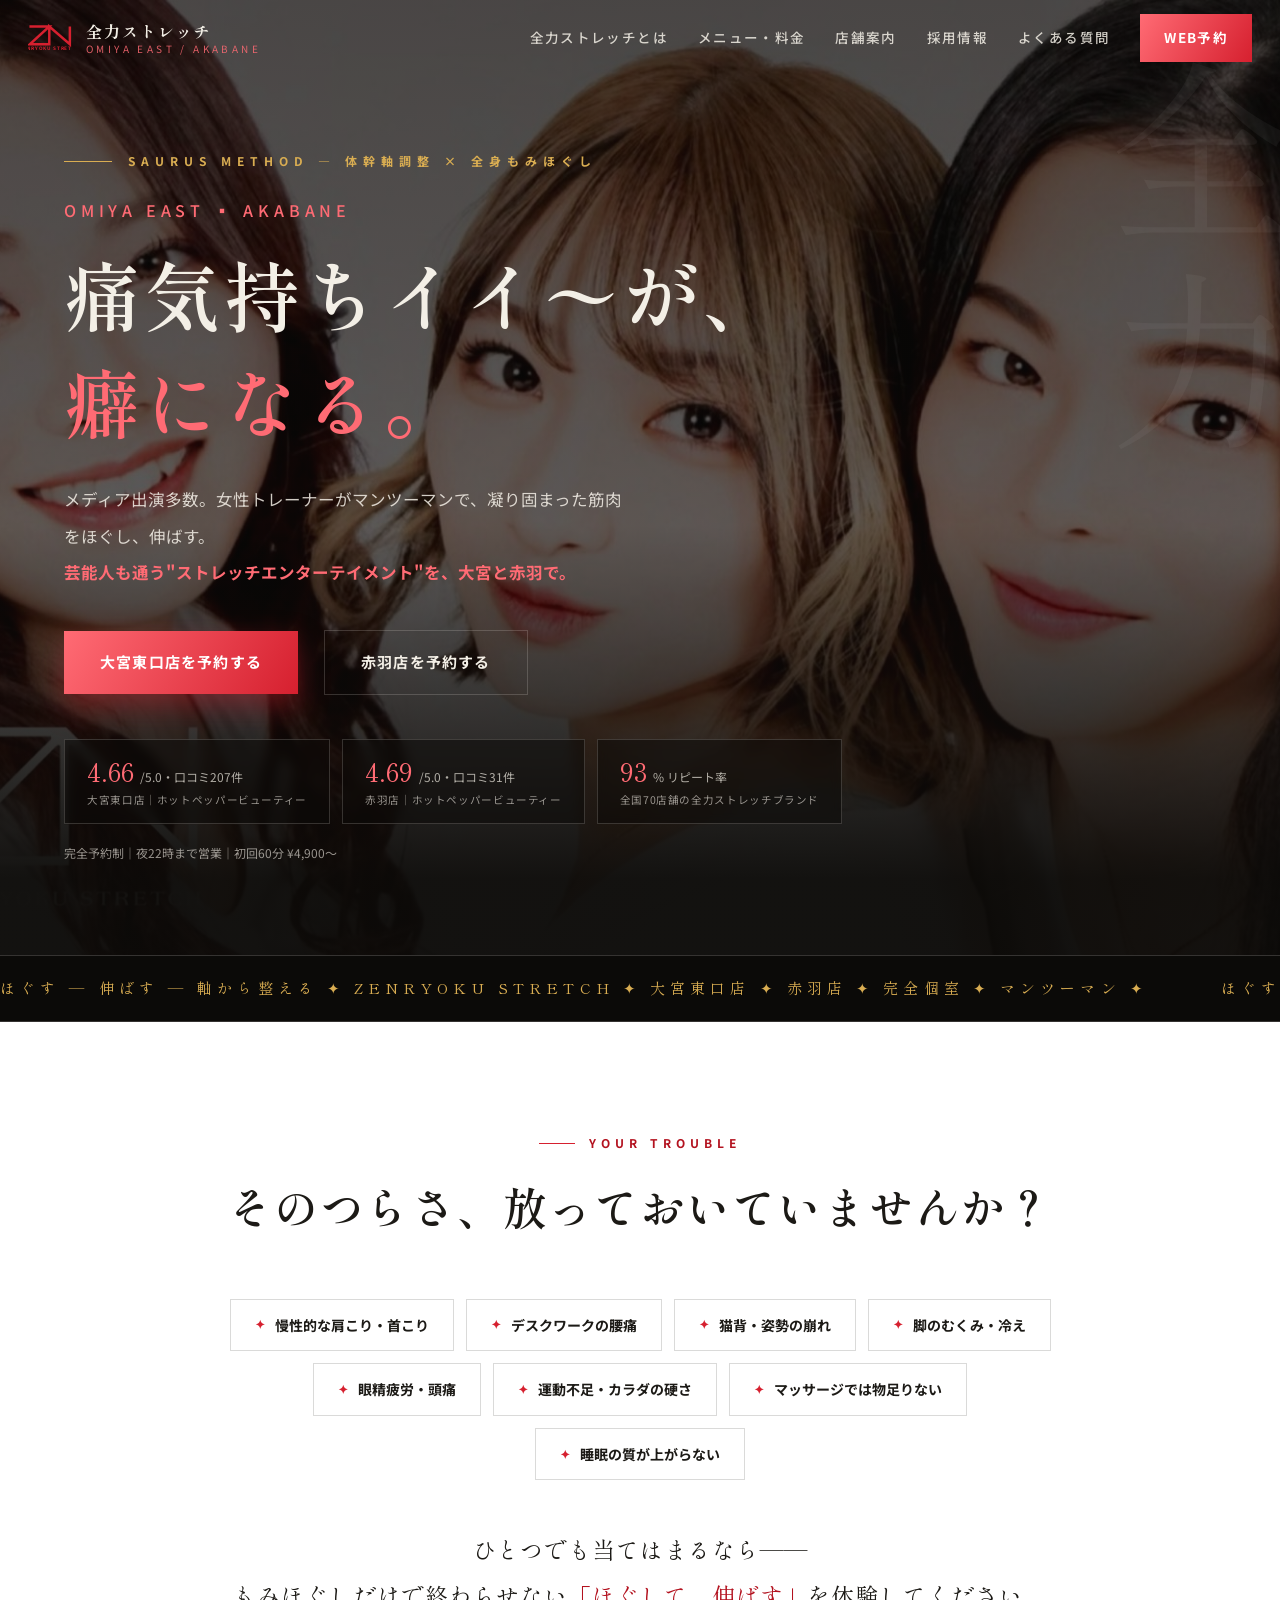
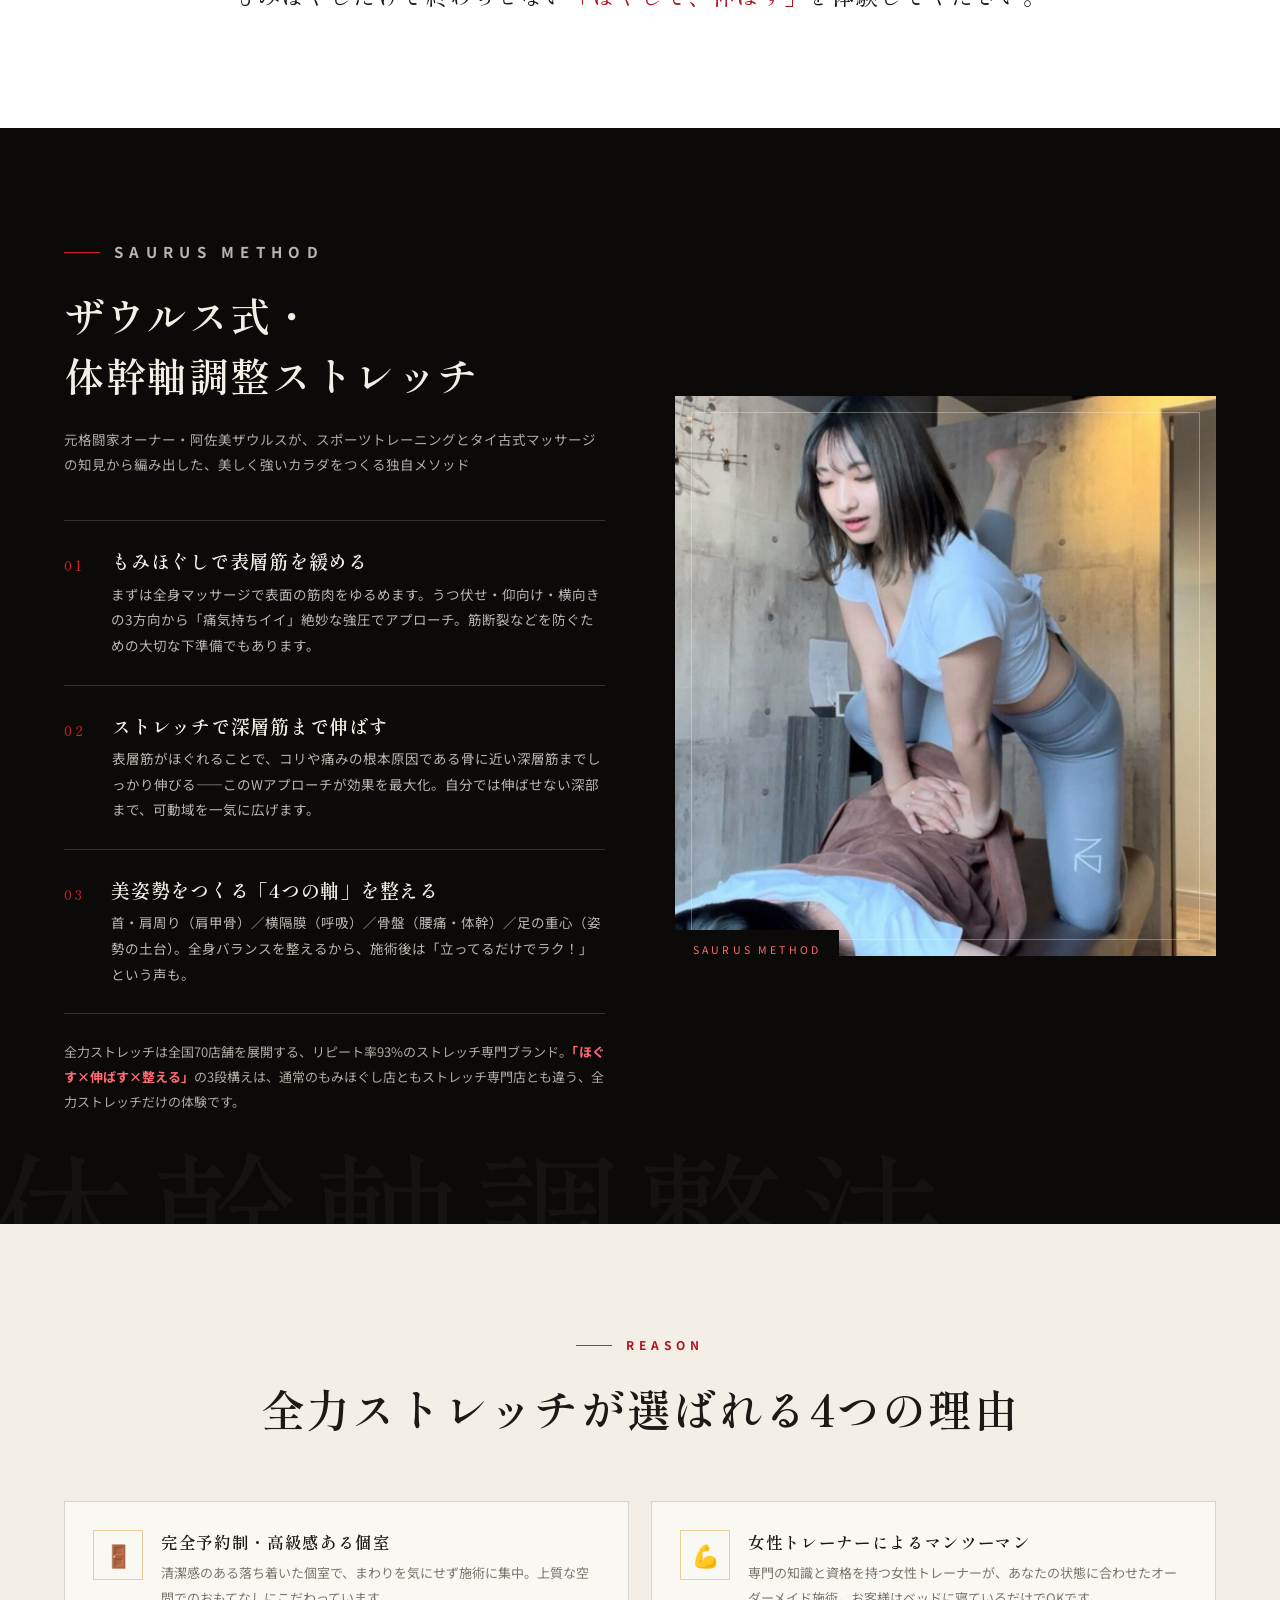
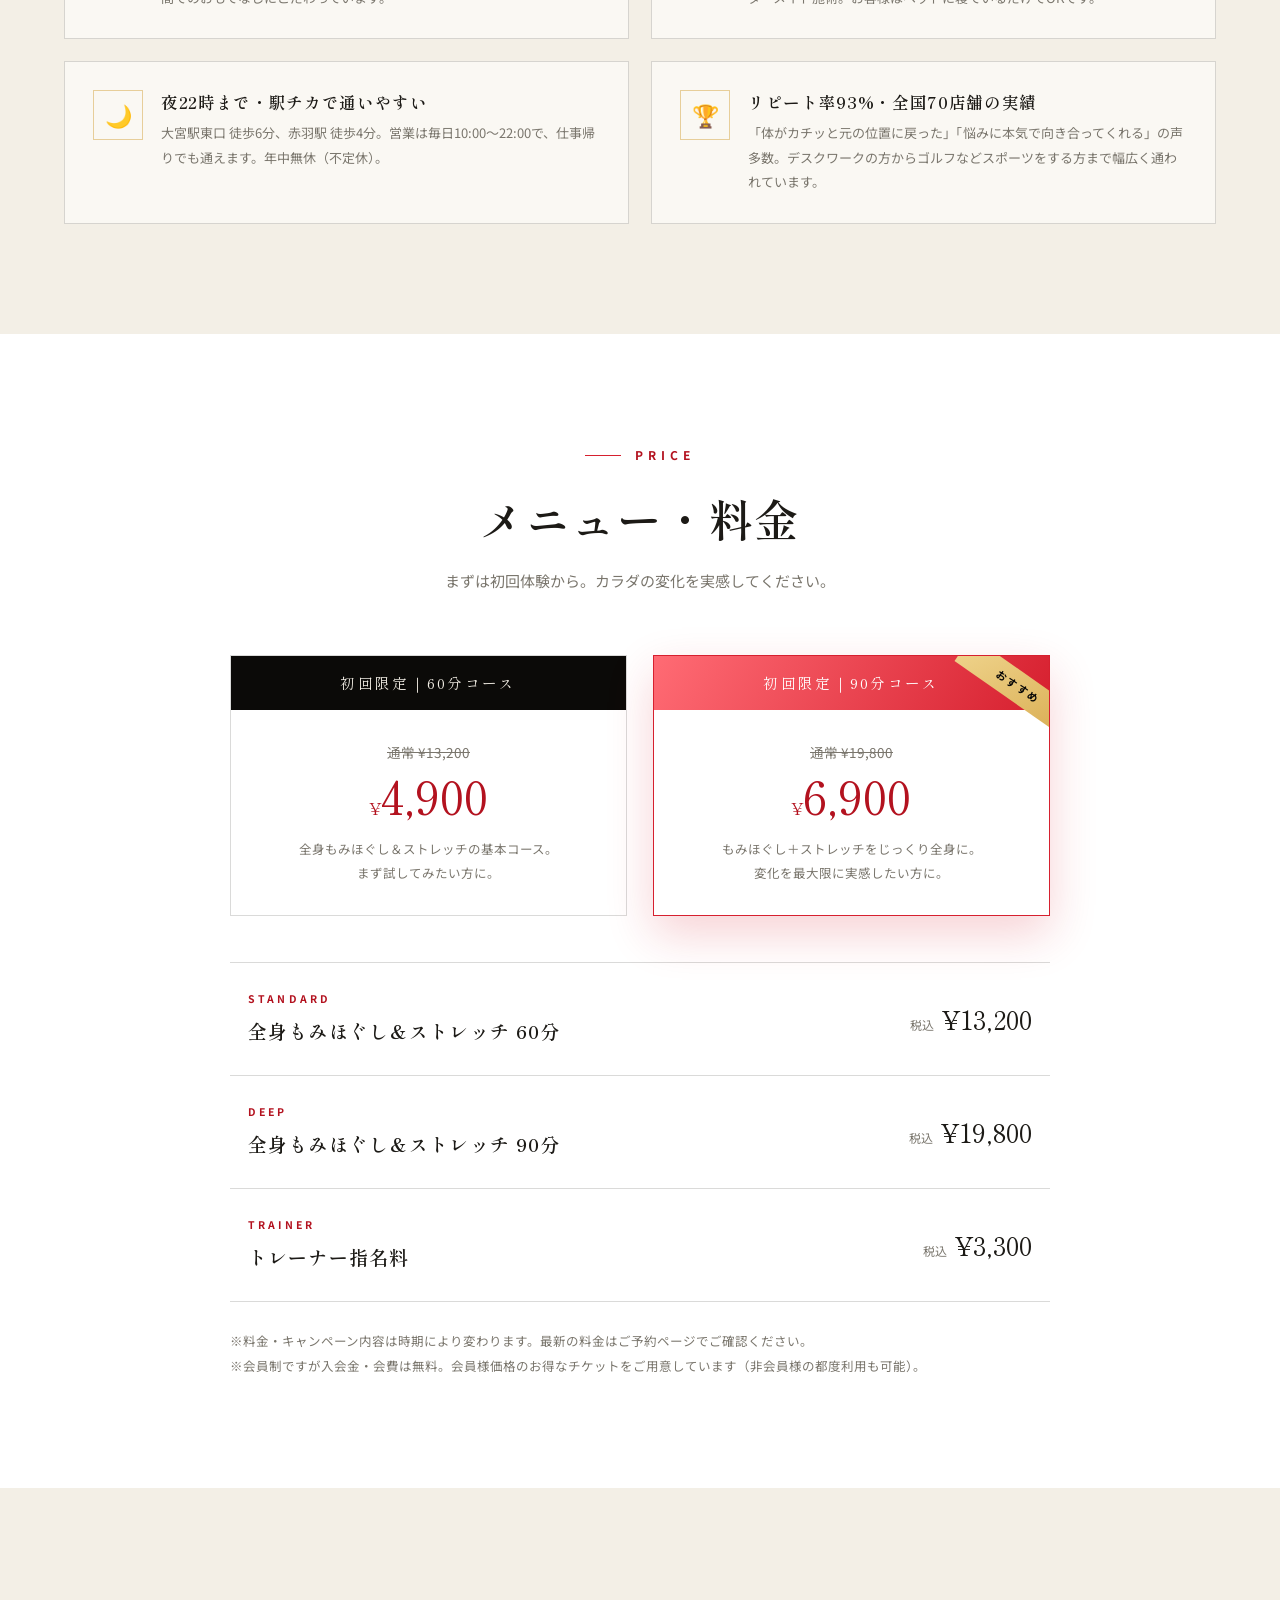
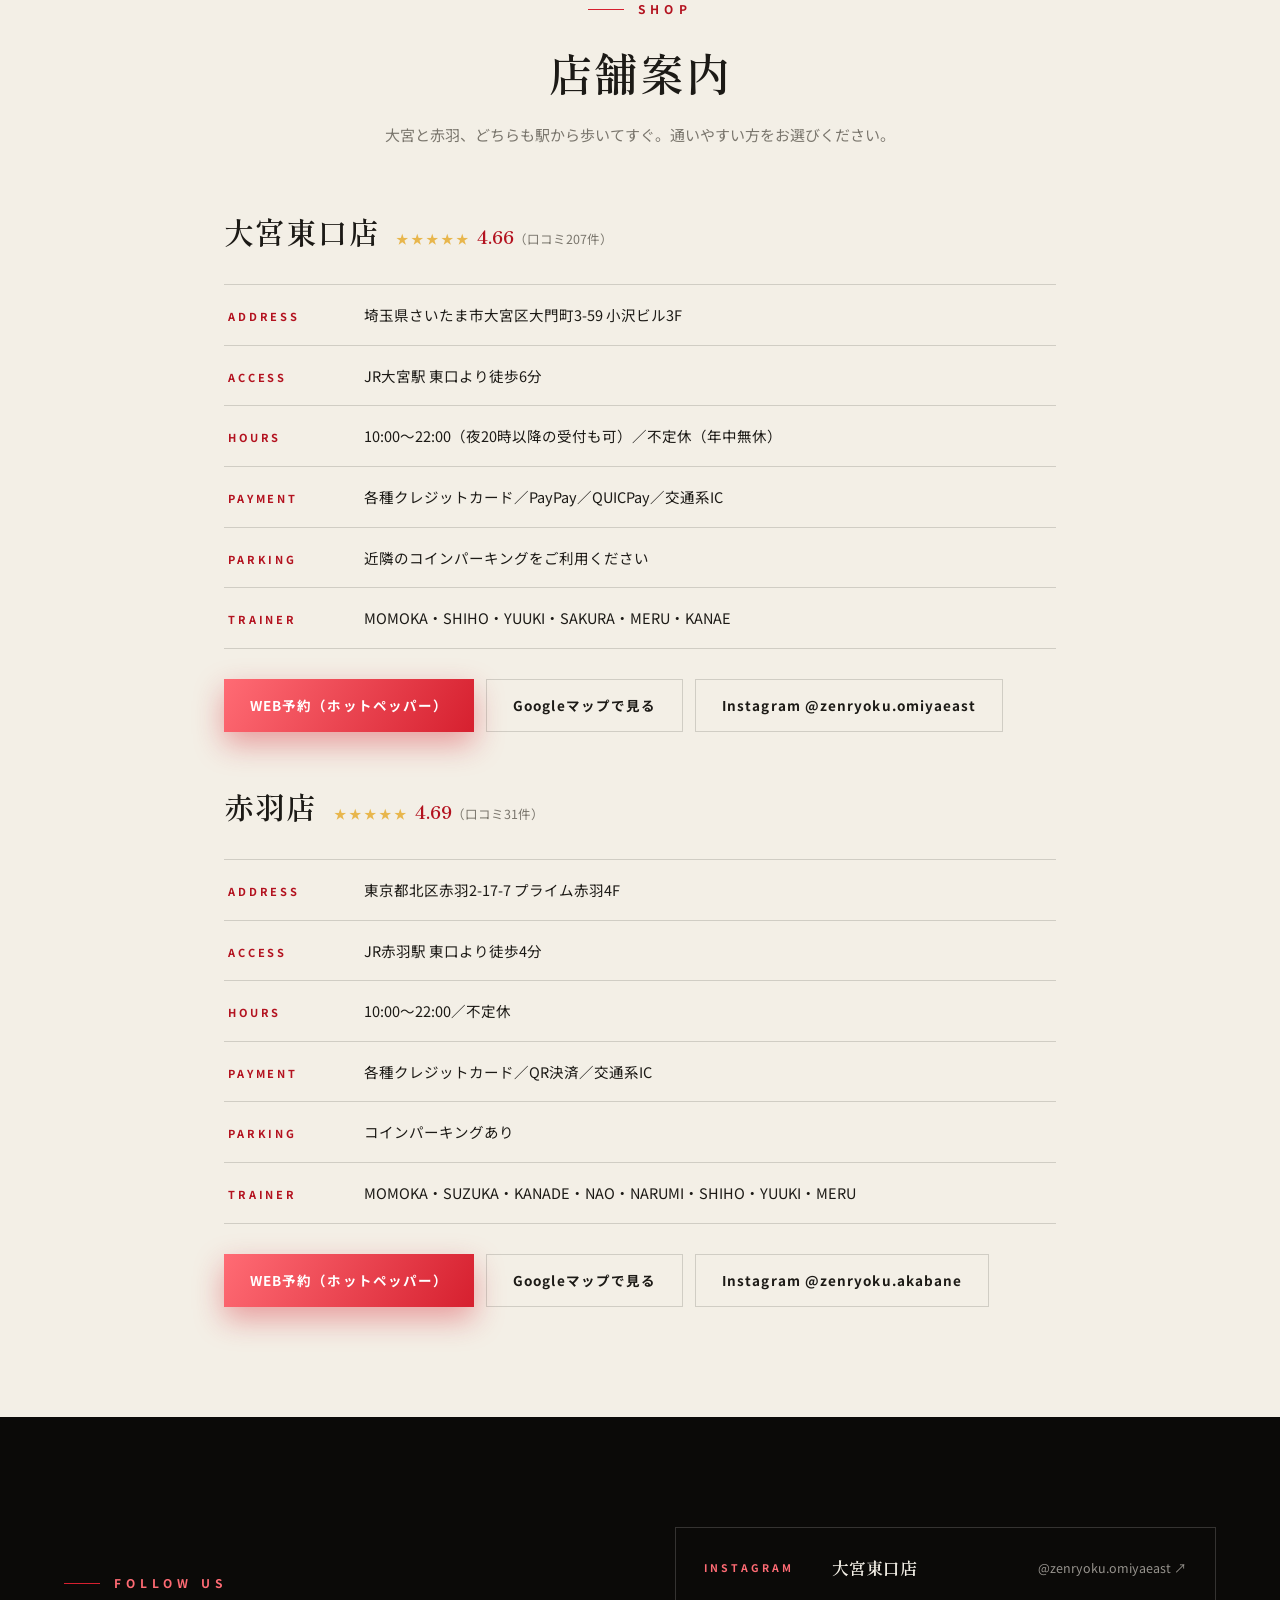
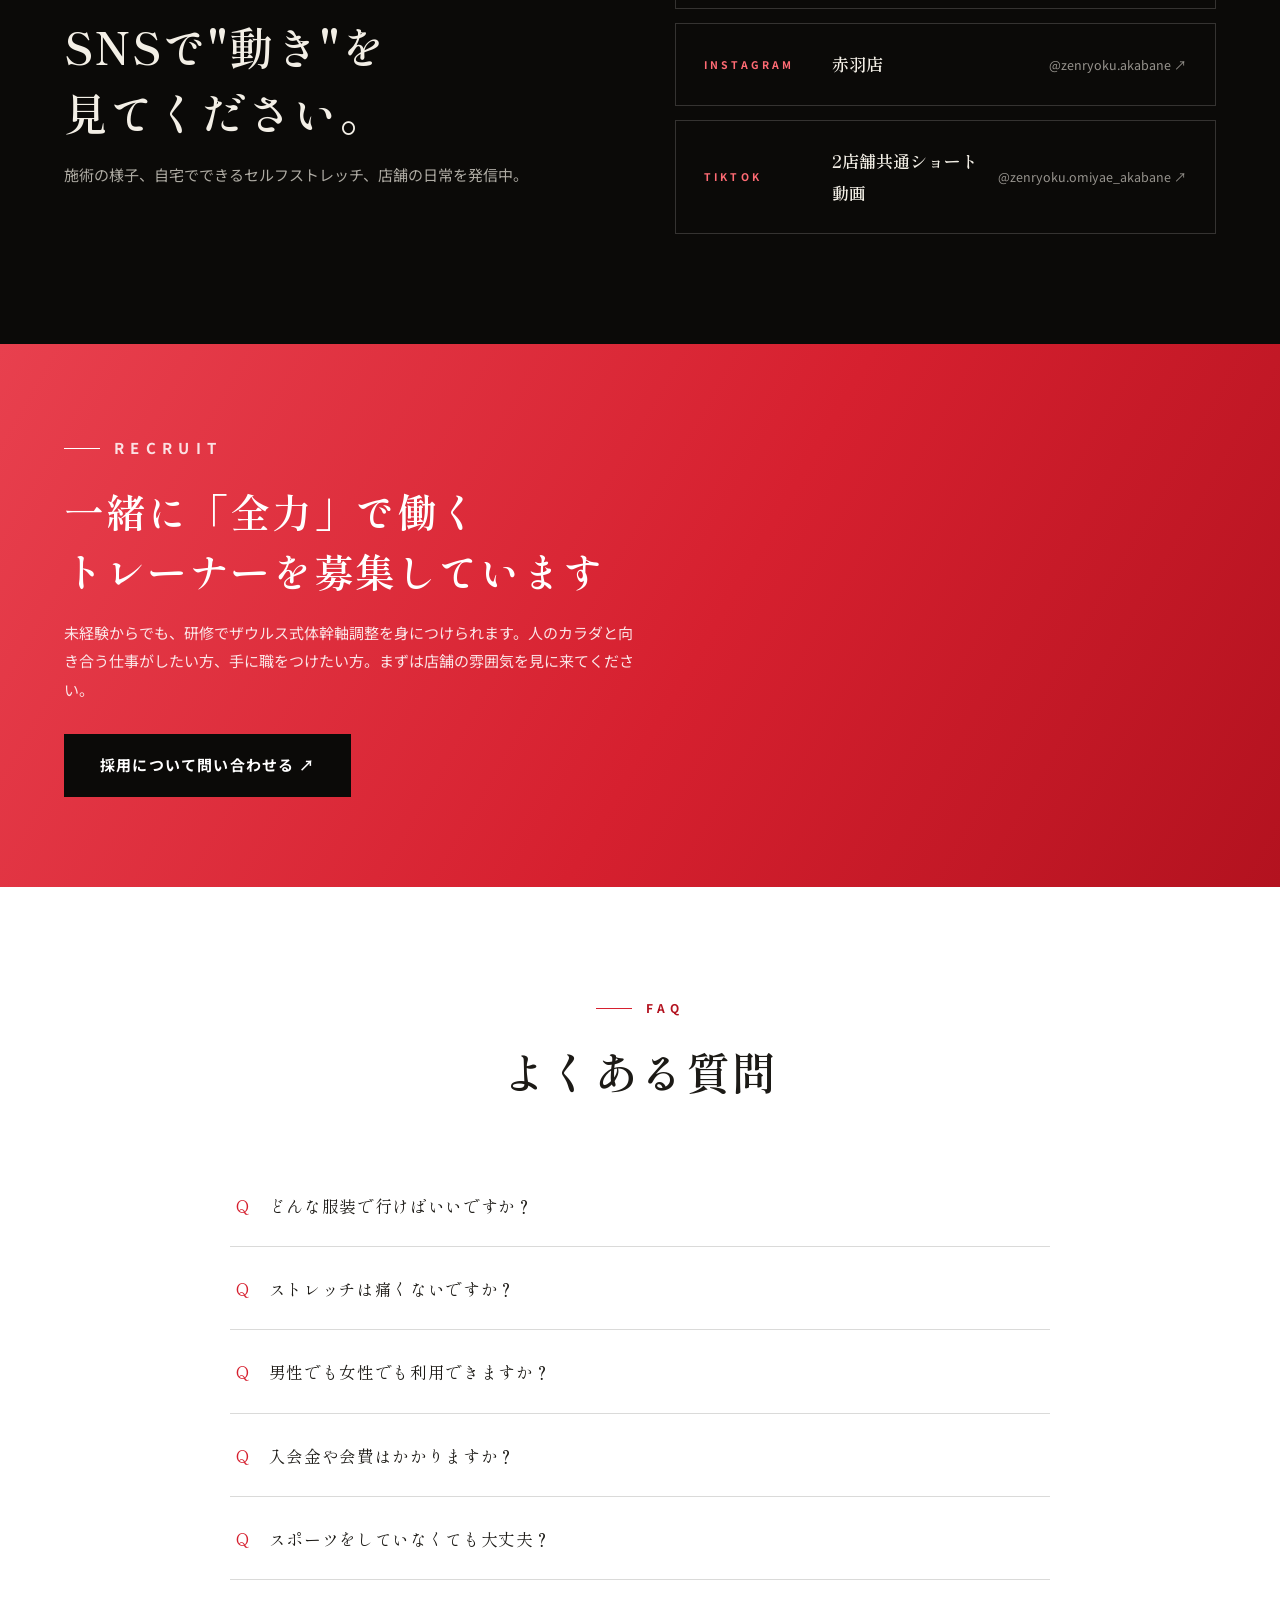
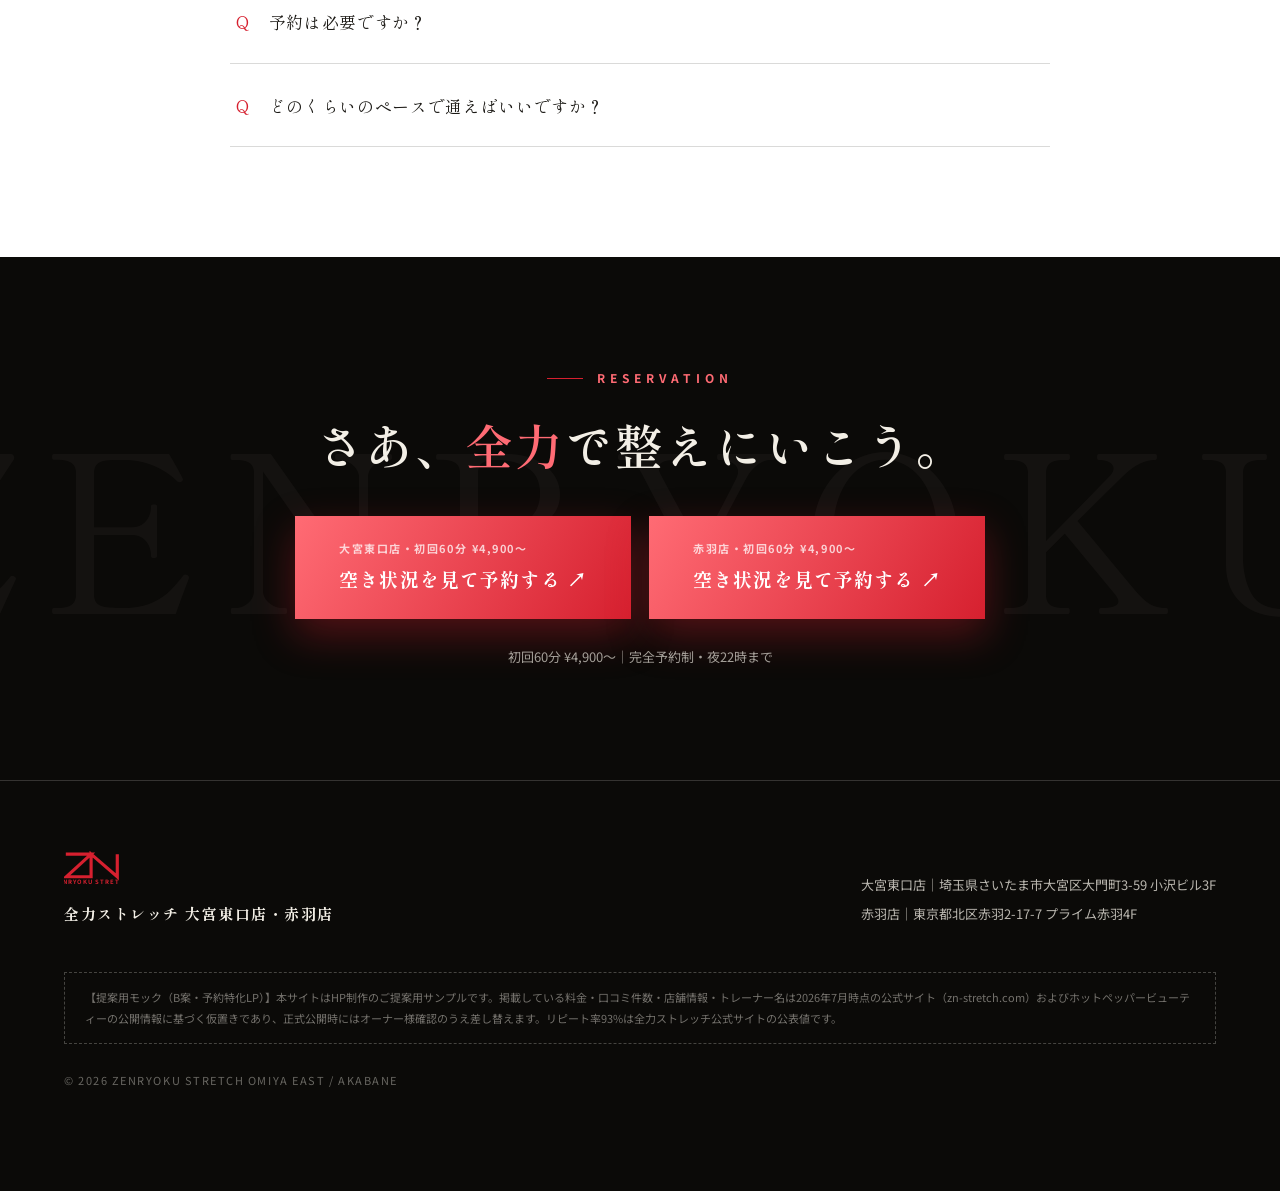
<file: lp-gold.html>
<!doctype html>
<html lang="ja">
<head>
  <meta charset="UTF-8">
  <meta name="viewport" content="width=device-width, initial-scale=1.0">
  <title>大宮・赤羽のもみほぐし＆パーソナルストレッチ｜全力ストレッチ（B案・予約特化LP）</title>
  <meta name="description" content="痛気持ちイイ〜が癖になる。ザウルス式体幹軸調整×全身もみほぐし&パーソナルストレッチの全力ストレッチ、大宮東口店・赤羽店。完全予約制・夜22時まで営業。初回60分4,900円〜。">
  <meta name="robots" content="noindex">
  <meta name="theme-color" content="#0b0a08">
  <meta property="og:title" content="全力ストレッチ 大宮東口店・赤羽店">
  <meta property="og:description" content="痛気持ちイイ〜が、癖になる。初回体験60分¥4,900〜。">
  <meta property="og:image" content="site/assets/images/omiya-campaign.jpg">
  <meta property="og:type" content="website">
  <link rel="icon" type="image/svg+xml" href="site/assets/zenryoku-logo.svg">
  <link rel="preconnect" href="https://fonts.googleapis.com">
  <link rel="preconnect" href="https://fonts.gstatic.com" crossorigin>
  <link href="https://fonts.googleapis.com/css2?family=Shippori+Mincho:wght@500;600;700&family=Noto+Sans+JP:wght@400;500;700&display=swap" rel="stylesheet">
  <link rel="stylesheet" href="site/assets/site.css">
  <script src="site/assets/site.js" defer></script>
  <style>
    /* ===== B案（予約特化LP）専用の追加コンポーネント：本命と同じ黒×金×クリームの言語 ===== */
    /* 悩みチップ */
    .chips{display:flex;flex-wrap:wrap;gap:12px;justify-content:center;max-width:860px;margin:0 auto}
    .chip{border:1px solid var(--line);background:#fff;padding:12px 24px;font-size:14px;font-weight:700;display:flex;align-items:center;gap:10px;transition:.3s}
    .chip:hover{border-color:var(--gold)}
    .chip::before{content:"✦";color:var(--gold);font-size:12px}
    .worry-closing{text-align:center;margin-top:46px;font-family:var(--serif);font-size:clamp(17px,2.4vw,23px);line-height:2;letter-spacing:.04em}
    .worry-closing em{font-style:normal;color:var(--gold-deep)}
    /* 選ばれる理由 */
    .reason-grid{display:grid;grid-template-columns:1fr 1fr;gap:22px}
    .reason{display:flex;gap:18px;align-items:flex-start;background:var(--paper);border:1px solid var(--line);padding:28px}
    .reason .ic{width:50px;height:50px;flex-shrink:0;border:1px solid rgba(217,173,82,.55);color:var(--gold-deep);display:flex;align-items:center;justify-content:center;font-size:22px}
    .reason h3{font-size:16.5px;margin-bottom:6px}
    .reason p{font-size:13px;color:var(--gray);line-height:1.9}
    /* 初回価格カード */
    .price-cards{display:grid;grid-template-columns:1fr 1fr;gap:26px;max-width:820px;margin:0 auto 46px}
    .pcard{border:1px solid var(--line);background:#fff;text-align:center;position:relative;overflow:hidden}
    .pcard .p-head{background:var(--black);color:var(--cream);padding:13px;font-family:var(--serif);font-size:14.5px;letter-spacing:.16em}
    .pcard.featured{border-color:var(--gold);box-shadow:0 18px 44px rgba(217,173,82,.22)}
    .pcard.featured .p-head{background:linear-gradient(120deg,var(--gold-light),var(--gold));color:var(--black)}
    .pcard .p-body{padding:30px 22px}
    .pcard .was{color:var(--gray);font-size:13.5px;text-decoration:line-through}
    .pcard .now{font-family:var(--serif);font-size:46px;color:var(--gold-deep);line-height:1.3}
    .pcard .now small{font-size:17px}
    .pcard .desc{margin-top:12px;font-size:12.5px;color:var(--gray);line-height:1.9}
    .p-ribbon{position:absolute;top:16px;right:-36px;transform:rotate(35deg);background:var(--black);color:var(--gold-light);font-size:10.5px;font-weight:700;letter-spacing:.14em;padding:5px 42px}
    /* 店舗カードのメタ */
    .shop-block{margin-bottom:52px}
    .shop-block:last-child{margin-bottom:0}
    .shop-head{display:flex;flex-wrap:wrap;align-items:baseline;gap:16px;margin-bottom:18px}
    .shop-head h3{font-size:clamp(22px,3vw,30px)}
    .shop-head .rating{font-size:12.5px;color:var(--gray)}
    .shop-head .rating b{font-family:var(--serif);font-size:18px;color:var(--gold-deep)}
    .shop-head .rating .stars{color:var(--gold);letter-spacing:2px;margin-right:6px}
    .shop-btns{display:flex;flex-wrap:wrap;gap:12px;margin-top:20px}
    .shop-btns .btn{padding:13px 26px;font-size:13.5px}
    @media(max-width:960px){
      .reason-grid,.price-cards{grid-template-columns:1fr}
    }

    /* ===== B案の雰囲気への調整：黒×赤×金のダーク予約特化（構造・書体は本命のまま） ===== */
    :root{
      --gold:#d6202f;             /* 主役色＝赤（CTA・強調） */
      --gold-light:#ff6b74;
      --gold-deep:#b3121f;
    }
    .btn-gold,.global-nav .nav-cta,.reserve-button{color:#fff}
    .btn-gold{box-shadow:0 12px 30px rgba(214,32,47,.4)}
    .btn-gold:hover{box-shadow:0 16px 38px rgba(214,32,47,.55)}
    .reserve-button{box-shadow:0 16px 40px rgba(214,32,47,.35)}
    /* 金は「効かせ役」に残す：帯・キッカー・リボン・星 */
    .marquee{color:#d9ad52}
    .hero-kicker{color:#d9ad52}
    .hero-kicker::before{background:#d9ad52}
    .p-ribbon{background:linear-gradient(120deg,#f0d58e,#d9ad52);color:#0b0a08}
    .pcard.featured{box-shadow:0 18px 44px rgba(214,32,47,.2)}
    .pcard.featured .p-head{color:#fff}
    .shop-head .rating .stars{color:#e8b64c}
    .recruit-band{background:linear-gradient(120deg,#e8404e,var(--gold) 55%,var(--gold-deep));color:#fff}
    .recruit-band .eyebrow{color:rgba(255,255,255,.85)}
    .recruit-band .eyebrow::before{background:#fff}
    .recruit-band h2{color:#fff}
    .recruit-band p{color:rgba(255,255,255,.88)}
    .recruit-band .btn{background:#0b0a08;color:#fff}
  </style>
</head>
<body>
<a class="skip-link" href="#main">本文へ移動</a>

<header class="site-header" data-header>
  <a class="brand" href="#top" aria-label="全力ストレッチ トップ">
    <svg class="brand-mark" viewBox="0 0 124 78" aria-hidden="true">
      <path d="M4 7H60L5 57H60V7L118 57V7"></path>
      <text class="brand-mark-word" x="61" y="74" text-anchor="middle">ZENRYOKU STRETCH</text>
    </svg>
    <span class="brand-copy">
      <strong>全力ストレッチ</strong>
      <small>OMIYA EAST / AKABANE</small>
    </span>
  </a>
  <button class="menu-toggle" type="button" aria-expanded="false" aria-controls="global-nav" data-menu-toggle>
    <span></span><span></span>
    <span class="sr-only">メニューを開く</span>
  </button>
  <nav class="global-nav" id="global-nav" aria-label="メインメニュー" data-nav>
    <a href="#method">全力ストレッチとは</a>
    <a href="#price">メニュー・料金</a>
    <a href="#shops">店舗案内</a>
    <a href="#recruit">採用情報</a>
    <a href="#faq">よくある質問</a>
    <a class="nav-cta" href="#shops">WEB予約</a>
  </nav>
</header>

<main id="main">

  <!-- ヒーロー -->
  <section class="hero" id="top" style="padding:0">
    <div class="hero-media" aria-hidden="true">
      <img src="site/assets/images/omiya-campaign.jpg" alt="" width="1600" height="994">
    </div>
    <p class="hero-watermark" aria-hidden="true">全力</p>
    <div class="hero-inner">
      <p class="hero-kicker">Saurus Method — 体幹軸調整 × 全身もみほぐし</p>
      <h1 class="reveal">
        <small>OMIYA EAST ▪ AKABANE</small>
        痛気持ちイイ〜が、<br><em>癖になる。</em>
      </h1>
      <p class="hero-lead reveal">メディア出演多数。女性トレーナーがマンツーマンで、凝り固まった筋肉をほぐし、伸ばす。<br><strong>芸能人も通う"ストレッチエンターテイメント"を、大宮と赤羽で。</strong></p>
      <div class="hero-actions reveal">
        <a class="btn btn-gold" href="https://beauty.hotpepper.jp/kr/slnH000693679/" target="_blank" rel="noopener">大宮東口店を予約する</a>
        <a class="btn btn-outline on-dark" href="https://beauty.hotpepper.jp/kr/slnH000744509/" target="_blank" rel="noopener">赤羽店を予約する</a>
      </div>
      <div class="hero-badges reveal">
        <div class="badge"><span class="num">4.66<small>/5.0・口コミ207件</small></span><span class="src">大宮東口店｜ホットペッパービューティー</span></div>
        <div class="badge"><span class="num">4.69<small>/5.0・口コミ31件</small></span><span class="src">赤羽店｜ホットペッパービューティー</span></div>
        <div class="badge"><span class="num">93<small>% リピート率</small></span><span class="src">全国70店舗の全力ストレッチブランド</span></div>
      </div>
      <p class="reveal" style="margin-top:18px;font-size:12px;color:rgba(243,239,230,.6)">完全予約制｜夜22時まで営業｜初回60分 ¥4,900〜</p>
    </div>
  </section>

  <div class="marquee" aria-hidden="true">
    <div class="marquee-track">
      <span>ほぐす — 伸ばす — 軸から整える ✦ ZENRYOKU STRETCH ✦ 大宮東口店 ✦ 赤羽店 ✦ 完全個室 ✦ マンツーマン ✦&nbsp;</span>
      <span>ほぐす — 伸ばす — 軸から整える ✦ ZENRYOKU STRETCH ✦ 大宮東口店 ✦ 赤羽店 ✦ 完全個室 ✦ マンツーマン ✦&nbsp;</span>
    </div>
  </div>

  <!-- 課題提起 -->
  <section class="center" id="trouble" style="background:#fff">
    <div class="container">
      <div class="sec-head reveal">
        <p class="eyebrow" style="justify-content:center">Your Trouble</p>
        <h2 class="sec-title">そのつらさ、放っておいていませんか？</h2>
      </div>
      <div class="chips reveal">
        <span class="chip">慢性的な肩こり・首こり</span>
        <span class="chip">デスクワークの腰痛</span>
        <span class="chip">猫背・姿勢の崩れ</span>
        <span class="chip">脚のむくみ・冷え</span>
        <span class="chip">眼精疲労・頭痛</span>
        <span class="chip">運動不足・カラダの硬さ</span>
        <span class="chip">マッサージでは物足りない</span>
        <span class="chip">睡眠の質が上がらない</span>
      </div>
      <p class="worry-closing reveal">ひとつでも当てはまるなら——<br>もみほぐしだけで終わらせない<em>「ほぐして、伸ばす」</em>を体験してください。</p>
    </div>
  </section>

  <!-- ザウルス式（メソッド） -->
  <section class="method-section" id="method">
    <p class="method-watermark" aria-hidden="true">体幹軸調整法</p>
    <div class="container">
      <div class="split reverse">
        <div class="split-media reveal">
          <img src="site/assets/images/omiya-staff.jpg" alt="女性トレーナーによるマンツーマンのストレッチ施術" loading="lazy" width="985" height="948">
          <span class="frame-line" aria-hidden="true"></span>
          <span class="img-label">SAURUS METHOD</span>
        </div>
        <div class="split-copy">
          <p class="eyebrow on-dark reveal">Saurus Method</p>
          <h2 class="reveal" style="color:var(--cream)">ザウルス式・<br>体幹軸調整ストレッチ</h2>
          <p class="reveal" style="margin-top:16px;color:rgba(243,239,230,.7);font-size:13.5px">元格闘家オーナー・阿佐美ザウルスが、スポーツトレーニングとタイ古式マッサージの知見から編み出した、美しく強いカラダをつくる独自メソッド</p>
          <ol class="method-steps">
            <li class="reveal"><span class="num">01</span><div><h3>もみほぐしで表層筋を緩める</h3><p>まずは全身マッサージで表面の筋肉をゆるめます。うつ伏せ・仰向け・横向きの3方向から「痛気持ちイイ」絶妙な強圧でアプローチ。筋断裂などを防ぐための大切な下準備でもあります。</p></div></li>
            <li class="reveal"><span class="num">02</span><div><h3>ストレッチで深層筋まで伸ばす</h3><p>表層筋がほぐれることで、コリや痛みの根本原因である骨に近い深層筋までしっかり伸びる——このWアプローチが効果を最大化。自分では伸ばせない深部まで、可動域を一気に広げます。</p></div></li>
            <li class="reveal"><span class="num">03</span><div><h3>美姿勢をつくる「4つの軸」を整える</h3><p>首・肩周り（肩甲骨）／横隔膜（呼吸）／骨盤（腰痛・体幹）／足の重心（姿勢の土台）。全身バランスを整えるから、施術後は「立ってるだけでラク！」という声も。</p></div></li>
          </ol>
          <p class="reveal" style="margin-top:26px;font-size:13px;color:rgba(243,239,230,.7)">全力ストレッチは全国70店舗を展開する、リピート率93%のストレッチ専門ブランド。<strong style="color:var(--gold-light)">「ほぐす×伸ばす×整える」</strong>の3段構えは、通常のもみほぐし店ともストレッチ専門店とも違う、全力ストレッチだけの体験です。</p>
        </div>
      </div>
    </div>
  </section>

  <!-- 選ばれる理由 -->
  <section class="trainer-section" id="reason">
    <div class="container">
      <div class="sec-head reveal" style="text-align:center">
        <p class="eyebrow" style="justify-content:center">Reason</p>
        <h2 class="sec-title">全力ストレッチが選ばれる4つの理由</h2>
      </div>
      <div class="reason-grid">
        <div class="reason reveal">
          <span class="ic">🚪</span>
          <div><h3>完全予約制・高級感ある個室</h3><p>清潔感のある落ち着いた個室で、まわりを気にせず施術に集中。上質な空間でのおもてなしにこだわっています。</p></div>
        </div>
        <div class="reason reveal">
          <span class="ic">💪</span>
          <div><h3>女性トレーナーによるマンツーマン</h3><p>専門の知識と資格を持つ女性トレーナーが、あなたの状態に合わせたオーダーメイド施術。お客様はベッドに寝ているだけでOKです。</p></div>
        </div>
        <div class="reason reveal">
          <span class="ic">🌙</span>
          <div><h3>夜22時まで・駅チカで通いやすい</h3><p>大宮駅東口 徒歩6分、赤羽駅 徒歩4分。営業は毎日10:00〜22:00で、仕事帰りでも通えます。年中無休（不定休）。</p></div>
        </div>
        <div class="reason reveal">
          <span class="ic">🏆</span>
          <div><h3>リピート率93%・全国70店舗の実績</h3><p>「体がカチッと元の位置に戻った」「悩みに本気で向き合ってくれる」の声多数。デスクワークの方からゴルフなどスポーツをする方まで幅広く通われています。</p></div>
        </div>
      </div>
    </div>
  </section>

  <!-- 料金 -->
  <section class="center" id="price" style="background:#fff">
    <div class="container">
      <div class="sec-head reveal">
        <p class="eyebrow" style="justify-content:center">Price</p>
        <h2 class="sec-title">メニュー・料金</h2>
        <p class="sec-lead" style="margin-left:auto;margin-right:auto">まずは初回体験から。カラダの変化を実感してください。</p>
      </div>
      <div class="price-cards reveal">
        <div class="pcard">
          <div class="p-head">初回限定｜60分コース</div>
          <div class="p-body">
            <p class="was">通常 ¥13,200</p>
            <p class="now"><small>¥</small>4,900</p>
            <p class="desc">全身もみほぐし＆ストレッチの基本コース。<br>まず試してみたい方に。</p>
          </div>
        </div>
        <div class="pcard featured">
          <span class="p-ribbon">おすすめ</span>
          <div class="p-head">初回限定｜90分コース</div>
          <div class="p-body">
            <p class="was">通常 ¥19,800</p>
            <p class="now"><small>¥</small>6,900</p>
            <p class="desc">もみほぐし＋ストレッチをじっくり全身に。<br>変化を最大限に実感したい方に。</p>
          </div>
        </div>
      </div>
      <div class="price-table reveal">
        <div class="price-row">
          <div><span>Standard</span><strong>全身もみほぐし＆ストレッチ 60分</strong></div>
          <p><small>税込</small>¥13,200</p>
        </div>
        <div class="price-row">
          <div><span>Deep</span><strong>全身もみほぐし＆ストレッチ 90分</strong></div>
          <p><small>税込</small>¥19,800</p>
        </div>
        <div class="price-row">
          <div><span>Trainer</span><strong>トレーナー指名料</strong></div>
          <p><small>税込</small>¥3,300</p>
        </div>
      </div>
      <p class="price-note reveal">※料金・キャンペーン内容は時期により変わります。最新の料金はご予約ページでご確認ください。<br>※会員制ですが入会金・会費は無料。会員様価格のお得なチケットをご用意しています（非会員様の都度利用も可能）。</p>
    </div>
  </section>

  <!-- 店舗案内 -->
  <section class="store-access" id="shops">
    <div class="container" style="max-width:880px">
      <div class="sec-head reveal" style="text-align:center">
        <p class="eyebrow" style="justify-content:center">Shop</p>
        <h2 class="sec-title">店舗案内</h2>
        <p class="sec-lead" style="margin-left:auto;margin-right:auto">大宮と赤羽、どちらも駅から歩いてすぐ。通いやすい方をお選びください。</p>
      </div>

      <div class="shop-block reveal">
        <div class="shop-head">
          <h3>大宮東口店</h3>
          <span class="rating"><span class="stars">★★★★★</span><b>4.66</b>（口コミ207件）</span>
        </div>
        <dl class="access-list">
          <div><dt>ADDRESS</dt><dd>埼玉県さいたま市大宮区大門町3-59 小沢ビル3F</dd></div>
          <div><dt>ACCESS</dt><dd>JR大宮駅 東口より徒歩6分</dd></div>
          <div><dt>HOURS</dt><dd>10:00〜22:00（夜20時以降の受付も可）／不定休（年中無休）</dd></div>
          <div><dt>PAYMENT</dt><dd>各種クレジットカード／PayPay／QUICPay／交通系IC</dd></div>
          <div><dt>PARKING</dt><dd>近隣のコインパーキングをご利用ください</dd></div>
          <div><dt>TRAINER</dt><dd>MOMOKA・SHIHO・YUUKI・SAKURA・MERU・KANAE</dd></div>
        </dl>
        <div class="shop-btns">
          <a class="btn btn-gold" href="https://beauty.hotpepper.jp/kr/slnH000693679/" target="_blank" rel="noopener">WEB予約（ホットペッパー）</a>
          <a class="btn btn-outline" href="https://www.google.com/maps/search/?api=1&query=埼玉県さいたま市大宮区大門町3-59+小沢ビル" target="_blank" rel="noopener">Googleマップで見る</a>
          <a class="btn btn-outline" href="https://www.instagram.com/zenryoku.omiyaeast/" target="_blank" rel="noopener">Instagram @zenryoku.omiyaeast</a>
        </div>
      </div>

      <div class="shop-block reveal">
        <div class="shop-head">
          <h3>赤羽店</h3>
          <span class="rating"><span class="stars">★★★★★</span><b>4.69</b>（口コミ31件）</span>
        </div>
        <dl class="access-list">
          <div><dt>ADDRESS</dt><dd>東京都北区赤羽2-17-7 プライム赤羽4F</dd></div>
          <div><dt>ACCESS</dt><dd>JR赤羽駅 東口より徒歩4分</dd></div>
          <div><dt>HOURS</dt><dd>10:00〜22:00／不定休</dd></div>
          <div><dt>PAYMENT</dt><dd>各種クレジットカード／QR決済／交通系IC</dd></div>
          <div><dt>PARKING</dt><dd>コインパーキングあり</dd></div>
          <div><dt>TRAINER</dt><dd>MOMOKA・SUZUKA・KANADE・NAO・NARUMI・SHIHO・YUUKI・MERU</dd></div>
        </dl>
        <div class="shop-btns">
          <a class="btn btn-gold" href="https://beauty.hotpepper.jp/kr/slnH000744509/" target="_blank" rel="noopener">WEB予約（ホットペッパー）</a>
          <a class="btn btn-outline" href="https://www.google.com/maps/search/?api=1&query=東京都北区赤羽2-17-7+プライム赤羽" target="_blank" rel="noopener">Googleマップで見る</a>
          <a class="btn btn-outline" href="https://www.instagram.com/zenryoku.akabane/" target="_blank" rel="noopener">Instagram @zenryoku.akabane</a>
        </div>
      </div>
    </div>
  </section>

  <!-- SNS -->
  <section class="social-section" id="sns">
    <div class="container">
      <div class="social-grid">
        <div class="reveal">
          <p class="eyebrow on-dark">Follow Us</p>
          <h2 class="sec-title" style="color:var(--cream)">SNSで"動き"を<br>見てください。</h2>
          <p class="sec-lead" style="color:rgba(243,239,230,.7)">施術の様子、自宅でできるセルフストレッチ、店舗の日常を発信中。</p>
        </div>
        <div class="social-links">
          <a class="social-card reveal" href="https://www.instagram.com/zenryoku.omiyaeast/" target="_blank" rel="noopener">
            <span>INSTAGRAM</span><strong>大宮東口店</strong><em>@zenryoku.omiyaeast ↗</em>
          </a>
          <a class="social-card reveal" href="https://www.instagram.com/zenryoku.akabane/" target="_blank" rel="noopener">
            <span>INSTAGRAM</span><strong>赤羽店</strong><em>@zenryoku.akabane ↗</em>
          </a>
          <a class="social-card reveal" href="https://www.tiktok.com/@zenryoku.omiyae_akabane" target="_blank" rel="noopener">
            <span>TIKTOK</span><strong>2店舗共通ショート動画</strong><em>@zenryoku.omiyae_akabane ↗</em>
          </a>
        </div>
      </div>
    </div>
  </section>

  <!-- 採用（感情ピーク帯） -->
  <div class="recruit-band" id="recruit">
    <div class="container">
      <p class="eyebrow reveal">Recruit</p>
      <h2 class="reveal">一緒に「全力」で働く<br>トレーナーを募集しています</h2>
      <p class="reveal">未経験からでも、研修でザウルス式体幹軸調整を身につけられます。人のカラダと向き合う仕事がしたい方、手に職をつけたい方。まずは店舗の雰囲気を見に来てください。</p>
      <a class="btn reveal" href="https://www.instagram.com/zenryoku.omiyaeast/" target="_blank" rel="noopener">採用について問い合わせる ↗</a>
    </div>
  </div>

  <!-- FAQ -->
  <section class="center" id="faq" style="background:#fff">
    <div class="container">
      <div class="sec-head reveal">
        <p class="eyebrow" style="justify-content:center">FAQ</p>
        <h2 class="sec-title">よくある質問</h2>
      </div>
      <div class="faq-list">
        <details class="reveal"><summary>どんな服装で行けばいいですか？</summary><p>お着替え・タオル・飲料のご用意がありますので、手ぶらでお越しいただけます。お仕事帰りのスーツのままでも大丈夫です。</p></details>
        <details class="reveal"><summary>ストレッチは痛くないですか？</summary><p>「痛気持ちイイ」と感じる絶妙な強さを、お客様と会話しながら調整します。強圧が好みの方にも、初めての方にも合わせられますのでご安心ください。</p></details>
        <details class="reveal"><summary>男性でも女性でも利用できますか？</summary><p>はい、どちらのお客様も多くご利用いただいています。施術は完全個室で、女性トレーナーがマンツーマンで担当します。</p></details>
        <details class="reveal"><summary>入会金や会費はかかりますか？</summary><p>会員制ですが、入会金・会費は無料です。会員になると会員様価格のお得なチケットをご利用いただけます。非会員のままの都度利用も可能です。</p></details>
        <details class="reveal"><summary>スポーツをしていなくても大丈夫？</summary><p>もちろんです。デスクワークの肩こり・腰痛の方が多く通われています。一方で柔軟性を上げたいスポーツをされる方（特にゴルフ）にもおすすめで、飛距離が伸びたという声もあります。</p></details>
        <details class="reveal"><summary>予約は必要ですか？</summary><p>完全予約制です。ホットペッパービューティーのWEB予約が24時間ご利用いただけます。当日予約も空きがあれば可能です。</p></details>
        <details class="reveal"><summary>どのくらいのペースで通えばいいですか？</summary><p>カラダの状態によりますが、最初は週1回程度、状態が安定してきたら2〜3週間に1回のメンテナンスをおすすめしています。トレーナーがあなたに合ったペースをご提案します。</p></details>
      </div>
    </div>
  </section>

  <!-- 予約クロージング -->
  <section class="reserve-section">
    <div class="container reserve-inner reveal">
      <p class="eyebrow on-dark" style="justify-content:center">Reservation</p>
      <h2>さあ、<em style="font-style:normal;color:var(--gold-light)">全力</em>で整えにいこう。</h2>
      <div class="reserve-buttons">
        <a class="reserve-button" href="https://beauty.hotpepper.jp/kr/slnH000693679/" target="_blank" rel="noopener">
          <small>大宮東口店・初回60分 ¥4,900〜</small>
          <strong>空き状況を見て予約する ↗</strong>
        </a>
        <a class="reserve-button" href="https://beauty.hotpepper.jp/kr/slnH000744509/" target="_blank" rel="noopener">
          <small>赤羽店・初回60分 ¥4,900〜</small>
          <strong>空き状況を見て予約する ↗</strong>
        </a>
      </div>
      <p class="reserve-tel">初回60分 ¥4,900〜｜完全予約制・夜22時まで</p>
    </div>
  </section>
</main>

<footer class="site-footer">
  <div class="container">
    <div class="footer-grid">
      <div class="footer-brand">
        <svg class="brand-mark" viewBox="0 0 124 78" aria-hidden="true" style="width:56px">
          <path d="M4 7H60L5 57H60V7L118 57V7"></path>
          <text class="brand-mark-word" x="61" y="74" text-anchor="middle">ZENRYOKU STRETCH</text>
        </svg>
        <strong>全力ストレッチ 大宮東口店・赤羽店</strong>
      </div>
      <div class="footer-shops">
        <p>大宮東口店｜埼玉県さいたま市大宮区大門町3-59 小沢ビル3F</p>
        <p>赤羽店｜東京都北区赤羽2-17-7 プライム赤羽4F</p>
      </div>
    </div>
    <div class="mock-note">【提案用モック（B案・予約特化LP）】本サイトはHP制作のご提案用サンプルです。掲載している料金・口コミ件数・店舗情報・トレーナー名は2026年7月時点の公式サイト（zn-stretch.com）およびホットペッパービューティーの公開情報に基づく仮置きであり、正式公開時にはオーナー様確認のうえ差し替えます。リピート率93%は全力ストレッチ公式サイトの公表値です。</div>
    <p class="copyright">© 2026 ZENRYOKU STRETCH OMIYA EAST / AKABANE</p>
  </div>
</footer>

</body>
</html>
</file>
<file: site/assets/site.css>
/* ============================================================
   全力ストレッチ 大宮東口店・赤羽店 — 共有スタイル
   黒×金×クリームのエディトリアル。見出し=Shippori Mincho、本文=Noto Sans JP
   ============================================================ */
:root{
  --black:#0b0a08;
  --black-soft:#161410;
  --cream:#f3efe6;
  --paper:#faf8f3;
  --gold:#d9ad52;
  --gold-light:#f0d58e;
  --gold-deep:#b8903f;
  --ink:#1c1a16;
  --gray:#7a766d;
  --line:rgba(28,26,22,.16);
  --line-light:rgba(243,239,230,.18);
  --max:1200px;
  --ease:cubic-bezier(.22,1,.36,1);
  --serif:'Shippori Mincho','Yu Mincho','Hiragino Mincho ProN',serif;
  --sans:'Noto Sans JP','Hiragino Kaku Gothic ProN',sans-serif;
}
*{margin:0;padding:0;box-sizing:border-box}
html{scroll-behavior:smooth;scroll-padding-top:84px}
body{font-family:var(--sans);color:var(--ink);background:var(--paper);line-height:1.9;font-size:16px;-webkit-font-smoothing:antialiased}
img{max-width:100%;display:block}
a{color:inherit;text-decoration:none}
.sr-only{position:absolute;width:1px;height:1px;overflow:hidden;clip:rect(0 0 0 0)}
.skip-link{position:absolute;left:-999px;top:0;background:var(--gold);color:var(--black);padding:8px 16px;z-index:200}
.skip-link:focus{left:0}
.container{max-width:var(--max);margin:0 auto;padding:0 24px}

/* ---- 見出しの共通言語 ---- */
.eyebrow{font-size:12px;font-weight:700;letter-spacing:.42em;text-transform:uppercase;color:var(--gold-deep);display:flex;align-items:center;gap:14px;margin-bottom:18px}
.eyebrow::before{content:"";width:36px;height:1px;background:var(--gold)}
.eyebrow.on-dark{color:var(--gold-light)}
h1,h2,h3{font-family:var(--serif);font-weight:600;line-height:1.5;letter-spacing:.04em}
.sec-title{font-size:clamp(28px,4.2vw,44px)}
.sec-lead{margin-top:16px;font-size:15px;color:var(--gray);max-width:38em}

/* ---- ボタン ---- */
.btn{display:inline-flex;align-items:center;justify-content:center;gap:10px;padding:17px 36px;font-weight:700;font-size:15px;letter-spacing:.08em;transition:all .3s var(--ease);cursor:pointer;border:none}
.btn:active{transform:scale(.97)}
.btn-gold{background:linear-gradient(120deg,var(--gold-light),var(--gold));color:var(--black);box-shadow:0 12px 30px rgba(217,173,82,.35)}
.btn-gold:hover{box-shadow:0 16px 38px rgba(217,173,82,.5);transform:translateY(-2px)}
.btn-outline{border:1px solid var(--line);color:var(--ink);background:transparent}
.btn-outline:hover{border-color:var(--ink)}
.btn-outline.on-dark{border-color:var(--line-light);color:var(--cream)}
.btn-outline.on-dark:hover{border-color:var(--gold);color:var(--gold-light)}
.text-link{font-size:14px;font-weight:700;letter-spacing:.08em;border-bottom:1px solid var(--gold);padding-bottom:4px;transition:.3s}
.text-link:hover{color:var(--gold-deep)}

/* ---- ヘッダー ---- */
.site-header{position:fixed;top:0;left:0;right:0;z-index:100;display:flex;align-items:center;justify-content:space-between;padding:0 28px;height:76px;transition:all .4s var(--ease);color:var(--cream)}
.site-header.scrolled{background:rgba(11,10,8,.9);backdrop-filter:blur(12px);border-bottom:1px solid var(--line-light)}
.brand{display:flex;align-items:center;gap:14px}
.brand-mark{width:44px;height:auto;flex-shrink:0}
.brand-mark path{fill:none;stroke:var(--gold);stroke-width:7}
.brand-mark-word{font-size:13px;letter-spacing:.18em;fill:var(--gold);font-family:var(--sans);font-weight:700}
.brand-copy{display:flex;flex-direction:column;line-height:1.3}
.brand-copy strong{font-family:var(--serif);font-size:16px;letter-spacing:.12em}
.brand-copy small{font-size:10px;letter-spacing:.34em;color:var(--gold-light);opacity:.85}
.global-nav{display:flex;align-items:center;gap:30px;font-size:13.5px;font-weight:500;letter-spacing:.1em}
.global-nav a{opacity:.85;transition:.25s}
.global-nav a:hover{opacity:1;color:var(--gold-light)}
.global-nav .nav-cta{opacity:1;background:linear-gradient(120deg,var(--gold-light),var(--gold));color:var(--black);padding:11px 24px;font-weight:700}
.global-nav .nav-cta:hover{color:var(--black);box-shadow:0 10px 24px rgba(217,173,82,.45)}
.menu-toggle{display:none;flex-direction:column;justify-content:center;gap:7px;width:44px;height:44px;background:none;border:none;cursor:pointer;z-index:110}
.menu-toggle span{display:block;height:1.5px;background:var(--cream);transition:.3s;margin:0 8px}
.menu-toggle[aria-expanded="true"] span:nth-child(1){transform:translateY(4.3px) rotate(45deg)}
.menu-toggle[aria-expanded="true"] span:nth-child(2){transform:translateY(-4.2px) rotate(-45deg)}

/* ---- ヒーロー ---- */
.hero{position:relative;min-height:100svh;display:flex;align-items:flex-end;color:var(--cream);overflow:hidden;background:var(--black)}
.hero-media{position:absolute;inset:0}
.hero-media img{width:100%;height:100%;object-fit:cover;opacity:.62}
.hero-media::after{content:"";position:absolute;inset:0;background:linear-gradient(to top,rgba(11,10,8,.94) 8%,rgba(11,10,8,.42) 45%,rgba(11,10,8,.55))}
.hero-watermark{position:absolute;right:-2%;top:6%;font-family:var(--serif);font-size:min(17vw,190px);line-height:1.1;color:rgba(243,239,230,.05);writing-mode:vertical-rl;letter-spacing:.1em;pointer-events:none;z-index:1}
.hero-inner{position:relative;z-index:2;width:100%;max-width:var(--max);margin:0 auto;padding:150px 24px 90px}
.hero-kicker{font-size:12px;font-weight:700;letter-spacing:.5em;color:var(--gold-light);text-transform:uppercase;margin-bottom:26px;display:flex;align-items:center;gap:16px}
.hero-kicker::before{content:"";width:48px;height:1px;background:var(--gold)}
.hero h1{font-size:clamp(38px,6.4vw,76px);font-weight:600;line-height:1.42;letter-spacing:.05em}
.hero h1 em{font-style:normal;color:var(--gold-light)}
.hero h1 small{display:block;font-size:clamp(13px,1.6vw,16px);font-family:var(--sans);font-weight:500;letter-spacing:.3em;color:var(--gold-light);margin-bottom:18px}
.hero-lead{margin-top:26px;font-size:clamp(14px,1.7vw,16.5px);line-height:2.2;color:rgba(243,239,230,.85);max-width:34em}
.hero-lead strong{color:var(--gold-light);font-weight:700}
.hero-actions{display:flex;flex-wrap:wrap;align-items:center;gap:26px;margin-top:40px}
.hero-badges{display:flex;flex-wrap:wrap;gap:12px;margin-top:44px}
.badge{border:1px solid var(--line-light);background:rgba(11,10,8,.55);backdrop-filter:blur(6px);padding:14px 22px;display:flex;flex-direction:column;gap:2px;min-width:170px}
.badge .num{font-family:var(--serif);font-size:26px;color:var(--gold-light);line-height:1.3}
.badge .num small{font-size:12px;color:rgba(243,239,230,.7);margin-left:6px;font-family:var(--sans)}
.badge .src{font-size:10.5px;letter-spacing:.06em;color:rgba(243,239,230,.6)}
.hero-offer{position:absolute;right:36px;bottom:36px;z-index:3;background:linear-gradient(135deg,var(--gold-light),var(--gold));color:var(--black);padding:20px 28px;text-align:center;box-shadow:0 18px 44px rgba(0,0,0,.45)}
.hero-offer span{display:block;font-size:10.5px;font-weight:700;letter-spacing:.3em}
.hero-offer strong{display:block;font-family:var(--serif);font-size:34px;line-height:1.3}
.hero-offer em{display:block;font-style:normal;font-size:11px;font-weight:700;opacity:.75}

/* ---- 帯（マーキー） ---- */
.marquee{background:var(--black);color:var(--gold);overflow:hidden;padding:18px 0;border-top:1px solid var(--line-light);border-bottom:1px solid var(--line-light)}
.marquee-track{display:flex;gap:64px;white-space:nowrap;animation:marquee 30s linear infinite;font-family:var(--serif);font-size:15px;letter-spacing:.34em}
.marquee-track span{display:flex;align-items:center;gap:64px}
@keyframes marquee{from{transform:translateX(0)}to{transform:translateX(-50%)}}
@media(prefers-reduced-motion:reduce){.marquee-track{animation:none}}

/* ---- セクション基礎 ---- */
section{padding:110px 0}
.sec-head{margin-bottom:60px}
.center .sec-head{text-align:center}
.center .eyebrow{justify-content:center}
.center .sec-lead{margin-left:auto;margin-right:auto}

/* ---- プルーフ帯 ---- */
.proof-strip{display:grid;grid-template-columns:repeat(3,1fr) 1.6fr;background:var(--black);color:var(--cream);padding:0;border-bottom:1px solid var(--line-light)}
.proof-item{padding:38px 20px;text-align:center;border-right:1px solid var(--line-light)}
.proof-item strong{display:block;font-family:var(--serif);font-size:34px;color:var(--gold-light);line-height:1.2}
.proof-item strong small{font-size:14px;margin-left:2px}
.proof-item span{font-size:12px;letter-spacing:.14em;color:rgba(243,239,230,.65)}
.proof-message{display:flex;align-items:center;padding:28px 34px}
.proof-message p{font-family:var(--serif);font-size:clamp(16px,1.8vw,20px);line-height:1.9;color:var(--gold-light)}

/* ---- 写真＋コピーの2カラム ---- */
.split{display:grid;grid-template-columns:1fr 1fr;gap:70px;align-items:center}
.split.reverse > :first-child{order:2}
.split-media{position:relative}
.split-media img{width:100%;height:min(560px,64vw);object-fit:cover}
.split-media .frame-line{position:absolute;inset:16px;border:1px solid rgba(243,239,230,.35);pointer-events:none}
.split-media .img-label{position:absolute;left:0;bottom:-14px;background:var(--black);color:var(--gold-light);font-size:10.5px;letter-spacing:.3em;padding:10px 18px}
.split-copy h2{font-size:clamp(26px,3.6vw,40px);margin-bottom:22px}
.split-copy p{font-size:15px;color:var(--gray)}
.split-copy p + p{margin-top:14px}

/* ---- メソッド（黒地） ---- */
.method-section{background:var(--black);color:var(--cream);position:relative;overflow:hidden}
.method-section .split-copy p{color:rgba(243,239,230,.75)}
.method-watermark{position:absolute;left:-1%;bottom:-6%;font-family:var(--serif);font-size:min(13vw,150px);color:rgba(243,239,230,.045);letter-spacing:.08em;pointer-events:none;line-height:1}
.method-steps{margin-top:42px;display:flex;flex-direction:column;gap:0;counter-reset:step}
.method-steps li{list-style:none;display:flex;gap:26px;padding:26px 0;border-top:1px solid var(--line-light);align-items:flex-start}
.method-steps li:last-child{border-bottom:1px solid var(--line-light)}
.method-steps .num{font-family:var(--serif);font-size:15px;color:var(--gold);letter-spacing:.2em;padding-top:4px;flex-shrink:0}
.method-steps h3{font-size:19px;margin-bottom:6px;color:var(--cream)}
.method-steps p{font-size:13.5px;color:rgba(243,239,230,.68);line-height:1.9}
.axis-chips{display:flex;flex-wrap:wrap;gap:10px;margin-top:30px}
.axis-chips span{border:1px solid var(--line-light);color:var(--gold-light);font-size:12.5px;letter-spacing:.1em;padding:9px 18px}

/* ---- トレーナー ---- */
.trainer-section{background:var(--cream)}
.store-trainers{display:flex;flex-wrap:wrap;gap:12px;margin-top:34px}
.store-trainers span{font-family:var(--serif);font-size:15px;letter-spacing:.22em;border:1px solid var(--line);padding:13px 26px;background:var(--paper);transition:.3s}
.store-trainers span:hover{border-color:var(--gold);color:var(--gold-deep)}
.trainer-note{margin-top:22px;font-size:12.5px;color:var(--gray)}

/* ---- 料金 ---- */
.price-table{max-width:820px;margin:0 auto;border-top:1px solid var(--line)}
.price-row{display:flex;align-items:center;justify-content:space-between;gap:20px;padding:26px 18px;border-bottom:1px solid var(--line);transition:background .3s}
.price-row:hover{background:rgba(217,173,82,.06)}
.price-row div span{display:block;font-size:10.5px;font-weight:700;letter-spacing:.3em;color:var(--gold-deep);text-transform:uppercase;margin-bottom:4px}
.price-row div strong{font-family:var(--serif);font-size:19px;font-weight:600;letter-spacing:.06em}
.price-row p{font-family:var(--serif);font-size:26px;white-space:nowrap}
.price-row p small{font-size:12px;font-family:var(--sans);color:var(--gray);margin-right:8px}
.price-row.featured{background:var(--black);color:var(--cream);margin:0 -18px;padding:30px 36px;border-bottom:none;box-shadow:0 20px 44px rgba(11,10,8,.25)}
.price-row.featured div span{color:var(--gold-light)}
.price-row.featured p{color:var(--gold-light);font-size:32px}
.price-note{max-width:820px;margin:26px auto 0;font-size:12.5px;color:var(--gray);line-height:2}
.price-cta{max-width:820px;margin:36px auto 0;display:flex;justify-content:center}

/* ---- アクセス ---- */
.store-access{background:var(--cream)}
.access-list{margin:30px 0;border-top:1px solid var(--line)}
.access-list > div{display:grid;grid-template-columns:120px 1fr;gap:16px;padding:16px 4px;border-bottom:1px solid var(--line);font-size:14.5px}
.access-list dt{font-size:11px;font-weight:700;letter-spacing:.26em;color:var(--gold-deep);padding-top:5px}
.access-actions{display:flex;flex-wrap:wrap;gap:14px}

/* ---- FAQ ---- */
.faq-list{max-width:820px;margin:0 auto}
.faq-list details{border-bottom:1px solid var(--line)}
.faq-list summary{cursor:pointer;list-style:none;display:flex;align-items:baseline;gap:18px;padding:24px 6px;font-family:var(--serif);font-size:16.5px;letter-spacing:.04em;transition:color .3s}
.faq-list summary::-webkit-details-marker{display:none}
.faq-list summary::before{content:"Q";font-family:var(--serif);color:var(--gold);font-size:18px;flex-shrink:0}
.faq-list summary:hover{color:var(--gold-deep)}
.faq-list details p{padding:0 6px 26px 42px;font-size:14px;color:var(--gray)}

/* ---- SNS ---- */
.social-section{background:var(--black);color:var(--cream)}
.social-grid{display:grid;grid-template-columns:1fr 1fr;gap:70px;align-items:center}
.social-grid > *{min-width:0}
.social-links{display:flex;flex-direction:column;gap:14px;min-width:0}
.social-card{border:1px solid var(--line-light);padding:24px 28px;display:grid;grid-template-columns:110px 1fr auto;align-items:center;gap:18px;transition:all .35s var(--ease)}
.social-card:hover{border-color:var(--gold);background:rgba(217,173,82,.07);transform:translateX(6px)}
.social-card span{font-size:10.5px;font-weight:700;letter-spacing:.3em;color:var(--gold-light)}
.social-card strong{font-family:var(--serif);font-size:17px;font-weight:600}
.social-card em{font-style:normal;font-size:12.5px;color:rgba(243,239,230,.6);justify-self:end;word-break:break-all;text-align:right}

/* ---- 採用帯 ---- */
.recruit-band{background:linear-gradient(120deg,var(--gold-light),var(--gold) 55%,var(--gold-deep));color:var(--black);padding:90px 0}
.recruit-band .eyebrow{color:rgba(11,10,8,.65)}
.recruit-band .eyebrow::before{background:var(--black)}
.recruit-band h2{font-size:clamp(26px,3.6vw,40px);margin-bottom:18px}
.recruit-band p{font-size:15px;max-width:38em;color:rgba(11,10,8,.8)}
.recruit-band .btn{margin-top:30px;background:var(--black);color:var(--gold-light)}
.recruit-band .btn:hover{box-shadow:0 14px 34px rgba(11,10,8,.4);transform:translateY(-2px)}

/* ---- 予約クロージング ---- */
.reserve-section{background:var(--black);color:var(--cream);text-align:center;position:relative;overflow:hidden}
.reserve-section::before{content:"ZENRYOKU";position:absolute;left:50%;top:50%;transform:translate(-50%,-50%);font-family:var(--serif);font-size:min(20vw,220px);color:rgba(243,239,230,.04);letter-spacing:.1em;pointer-events:none}
.reserve-inner{position:relative}
.reserve-inner h2{font-size:clamp(28px,4.4vw,48px);margin-bottom:36px}
.reserve-buttons{display:flex;flex-wrap:wrap;justify-content:center;gap:18px}
.reserve-button{background:linear-gradient(120deg,var(--gold-light),var(--gold));color:var(--black);padding:22px 44px;text-align:left;display:flex;flex-direction:column;gap:2px;transition:all .3s var(--ease);box-shadow:0 16px 40px rgba(217,173,82,.3)}
.reserve-button:hover{transform:translateY(-3px);box-shadow:0 22px 50px rgba(217,173,82,.45)}
.reserve-button small{font-size:11px;font-weight:700;letter-spacing:.14em;opacity:.75}
.reserve-button strong{font-family:var(--serif);font-size:19px;letter-spacing:.06em}
.reserve-tel{margin-top:26px;font-size:13px;color:rgba(243,239,230,.65)}
.reserve-tel a{color:var(--gold-light);border-bottom:1px solid var(--gold)}

/* ---- 店舗切替・フッター ---- */
.store-switch{background:var(--black-soft);color:var(--cream);display:flex;align-items:center;justify-content:center;gap:22px;padding:26px 20px;border-top:1px solid var(--line-light);font-size:14px}
.store-switch a{color:var(--gold-light);font-weight:700;letter-spacing:.08em;border-bottom:1px solid var(--gold);padding-bottom:3px}
.site-footer{background:var(--black);color:var(--cream);padding:70px 0 100px;border-top:1px solid var(--line-light)}
.footer-grid{display:flex;flex-wrap:wrap;justify-content:space-between;gap:36px;align-items:flex-end}
.footer-brand{display:flex;flex-direction:column;gap:14px}
.footer-brand strong{font-family:var(--serif);letter-spacing:.1em;font-size:15px}
.footer-shops{font-size:13px;line-height:2.2;color:rgba(243,239,230,.75)}
.footer-shops a{color:var(--gold-light)}
.mock-note{margin-top:44px;padding:14px 20px;border:1px dashed rgba(243,239,230,.25);color:rgba(243,239,230,.45);font-size:11px;line-height:1.9}
.copyright{margin-top:26px;font-size:11px;letter-spacing:.14em;color:rgba(243,239,230,.4)}

/* ---- モバイル固定予約バー ---- */
.mobile-reserve{position:fixed;left:0;right:0;bottom:0;z-index:90;display:none;padding:10px 14px;background:rgba(11,10,8,.92);backdrop-filter:blur(10px);border-top:1px solid var(--line-light)}
.mobile-reserve a{display:flex;align-items:center;justify-content:center;gap:10px;background:linear-gradient(120deg,var(--gold-light),var(--gold));color:var(--black);font-weight:700;letter-spacing:.1em;padding:15px;font-size:15px}
.mobile-reserve a small{font-weight:700;font-size:11px;opacity:.7}

/* ---- 店舗カード（トップ） ---- */
.stores-section{background:var(--paper)}
.store-cards{display:grid;grid-template-columns:1fr 1fr;gap:34px}
.store-card{position:relative;display:block;overflow:hidden;background:var(--black);color:var(--cream);min-height:520px}
.store-card img{position:absolute;inset:0;width:100%;height:100%;object-fit:cover;opacity:.66;transition:all .8s var(--ease)}
.store-card:hover img{transform:scale(1.05);opacity:.5}
.store-card::after{content:"";position:absolute;inset:0;background:linear-gradient(to top,rgba(11,10,8,.92) 12%,rgba(11,10,8,.15) 60%)}
.store-card-copy{position:absolute;left:0;right:0;bottom:0;z-index:2;padding:34px}
.store-card-copy .en{font-size:11px;font-weight:700;letter-spacing:.4em;color:var(--gold-light)}
.store-card-copy h3{font-size:clamp(26px,3vw,34px);margin:10px 0 8px}
.store-card-copy .meta{font-size:13px;color:rgba(243,239,230,.8);line-height:2}
.store-card-copy .rating{display:inline-flex;align-items:baseline;gap:8px;margin-top:12px;border:1px solid var(--line-light);padding:8px 16px;font-size:12px;background:rgba(11,10,8,.5)}
.store-card-copy .rating b{font-family:var(--serif);font-size:19px;color:var(--gold-light)}
.store-card-copy .go{position:absolute;right:30px;bottom:34px;width:52px;height:52px;border:1px solid var(--gold);color:var(--gold-light);display:flex;align-items:center;justify-content:center;font-size:19px;transition:.35s}
.store-card:hover .go{background:var(--gold);color:var(--black)}

/* ---- 今月の店舗風景（写真は毎月自動ローテーション） ---- */
.gallery-section{background:var(--cream)}
.gallery-track{display:flex;gap:16px;overflow-x:auto;padding-bottom:14px;scroll-snap-type:x mandatory;scrollbar-width:none}
.gallery-track::-webkit-scrollbar{display:none}
.gallery-card{flex:0 0 320px;scroll-snap-align:start;position:relative;height:320px;overflow:hidden}
@media(min-width:768px){.gallery-card{flex-basis:calc(25% - 12px);min-width:250px}}
.gallery-card img{width:100%;height:100%;object-fit:cover;transition:transform .8s var(--ease)}
.gallery-card:hover img{transform:scale(1.05)}
.gallery-card::after{content:"";position:absolute;inset:12px;border:1px solid rgba(243,239,230,.45);pointer-events:none}

/* ---- 出現アニメーション ---- */
.reveal{opacity:0;transform:translateY(34px);transition:opacity 1s var(--ease),transform 1s var(--ease)}
.reveal.in{opacity:1;transform:none}
@media(prefers-reduced-motion:reduce){.reveal{opacity:1;transform:none;transition:none}}

/* ---- レスポンシブ ---- */
@media(max-width:960px){
  .split,.social-grid,.store-cards{grid-template-columns:1fr;gap:44px}
  .split.reverse > :first-child{order:0}
  .proof-strip{grid-template-columns:repeat(3,1fr)}
  .proof-message{grid-column:1/-1;justify-content:center;border-top:1px solid var(--line-light)}
  section{padding:76px 0}
}
@media(max-width:820px){
  .global-nav{position:fixed;inset:0;background:rgba(11,10,8,.97);flex-direction:column;justify-content:center;gap:30px;font-size:17px;opacity:0;pointer-events:none;transition:opacity .35s}
  .global-nav.open{opacity:1;pointer-events:auto}
  .menu-toggle{display:flex}
  .hero-offer{position:static;margin:36px 24px 0;display:inline-block}
  .hero-inner{padding-bottom:60px}
  .mobile-reserve{display:block}
  body.has-reserve-bar{padding-bottom:78px}
  .store-switch{flex-direction:column;gap:12px;text-align:center}
  .price-row.featured{margin:0;padding:26px 20px}
  .access-list > div{grid-template-columns:96px 1fr}
  .social-card{grid-template-columns:1fr;gap:6px;padding:20px 22px}
  .social-card em{justify-self:start;text-align:left}
}
</file>
